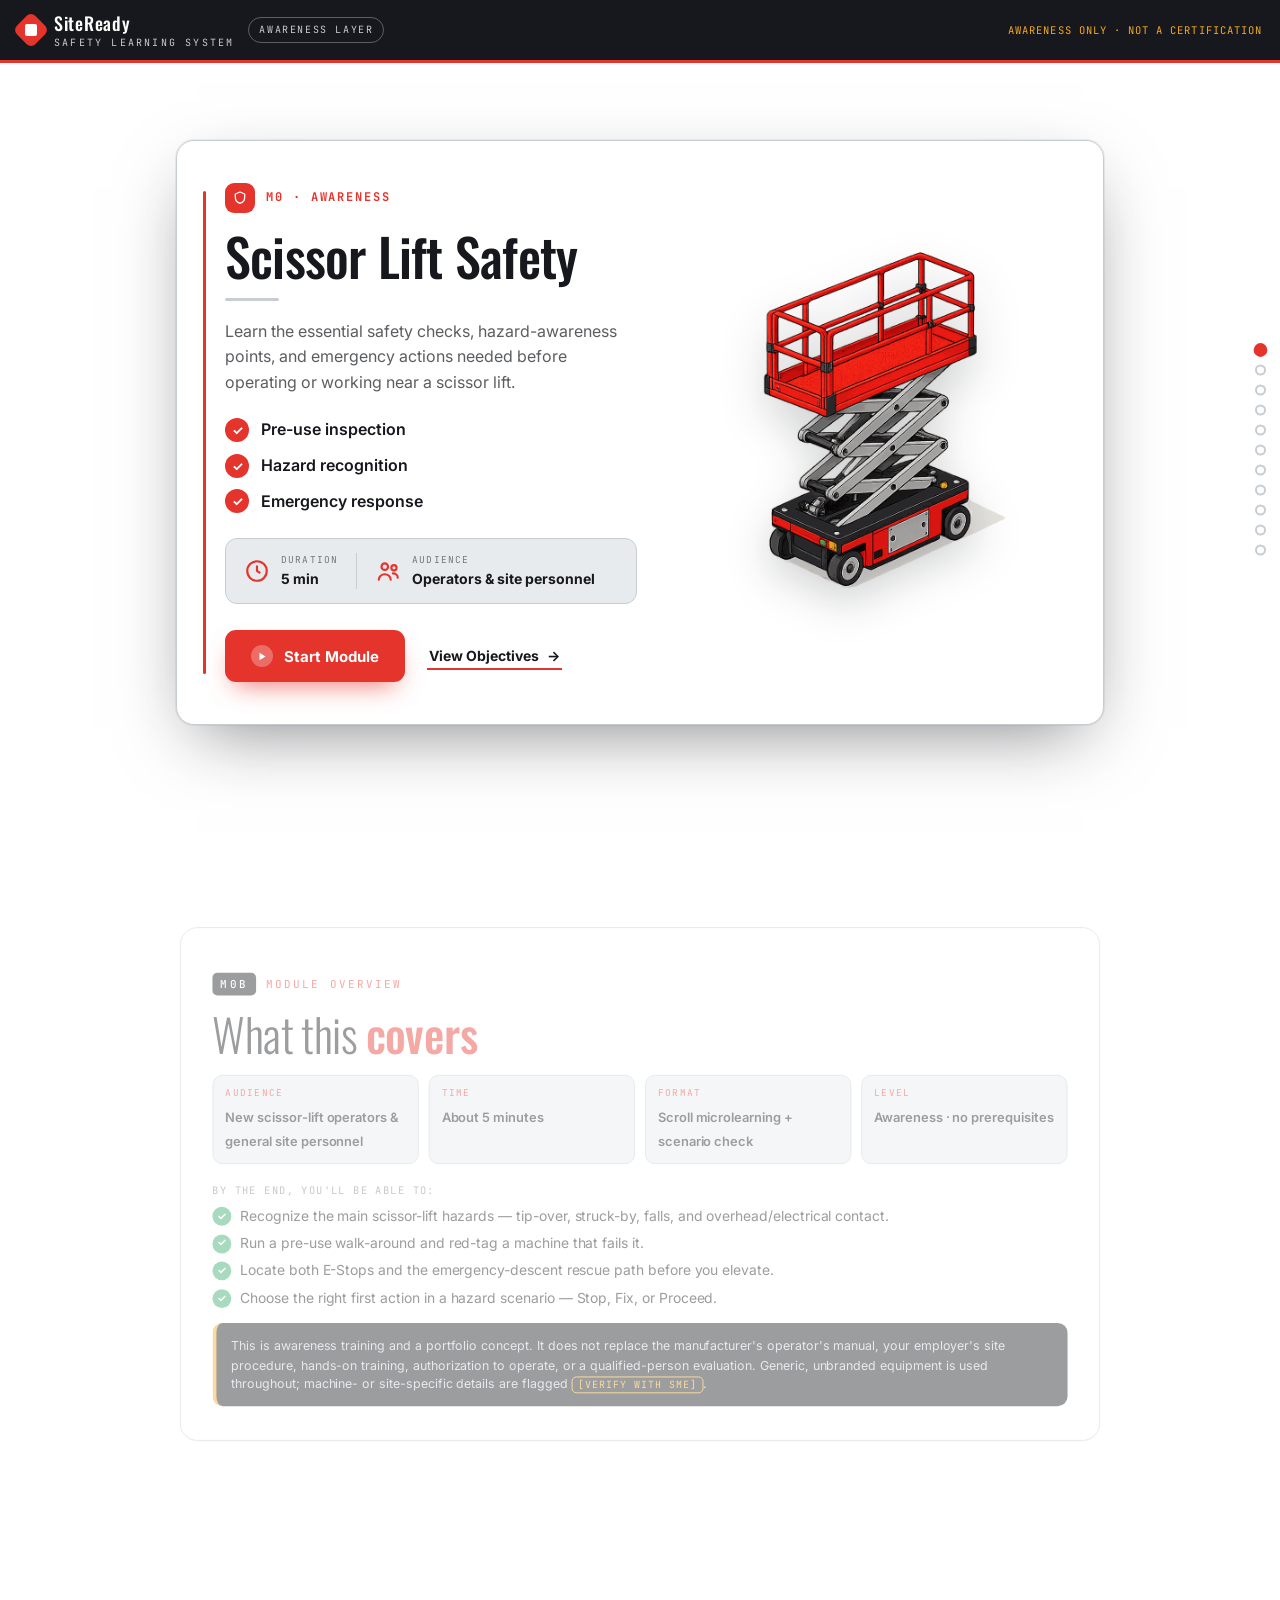
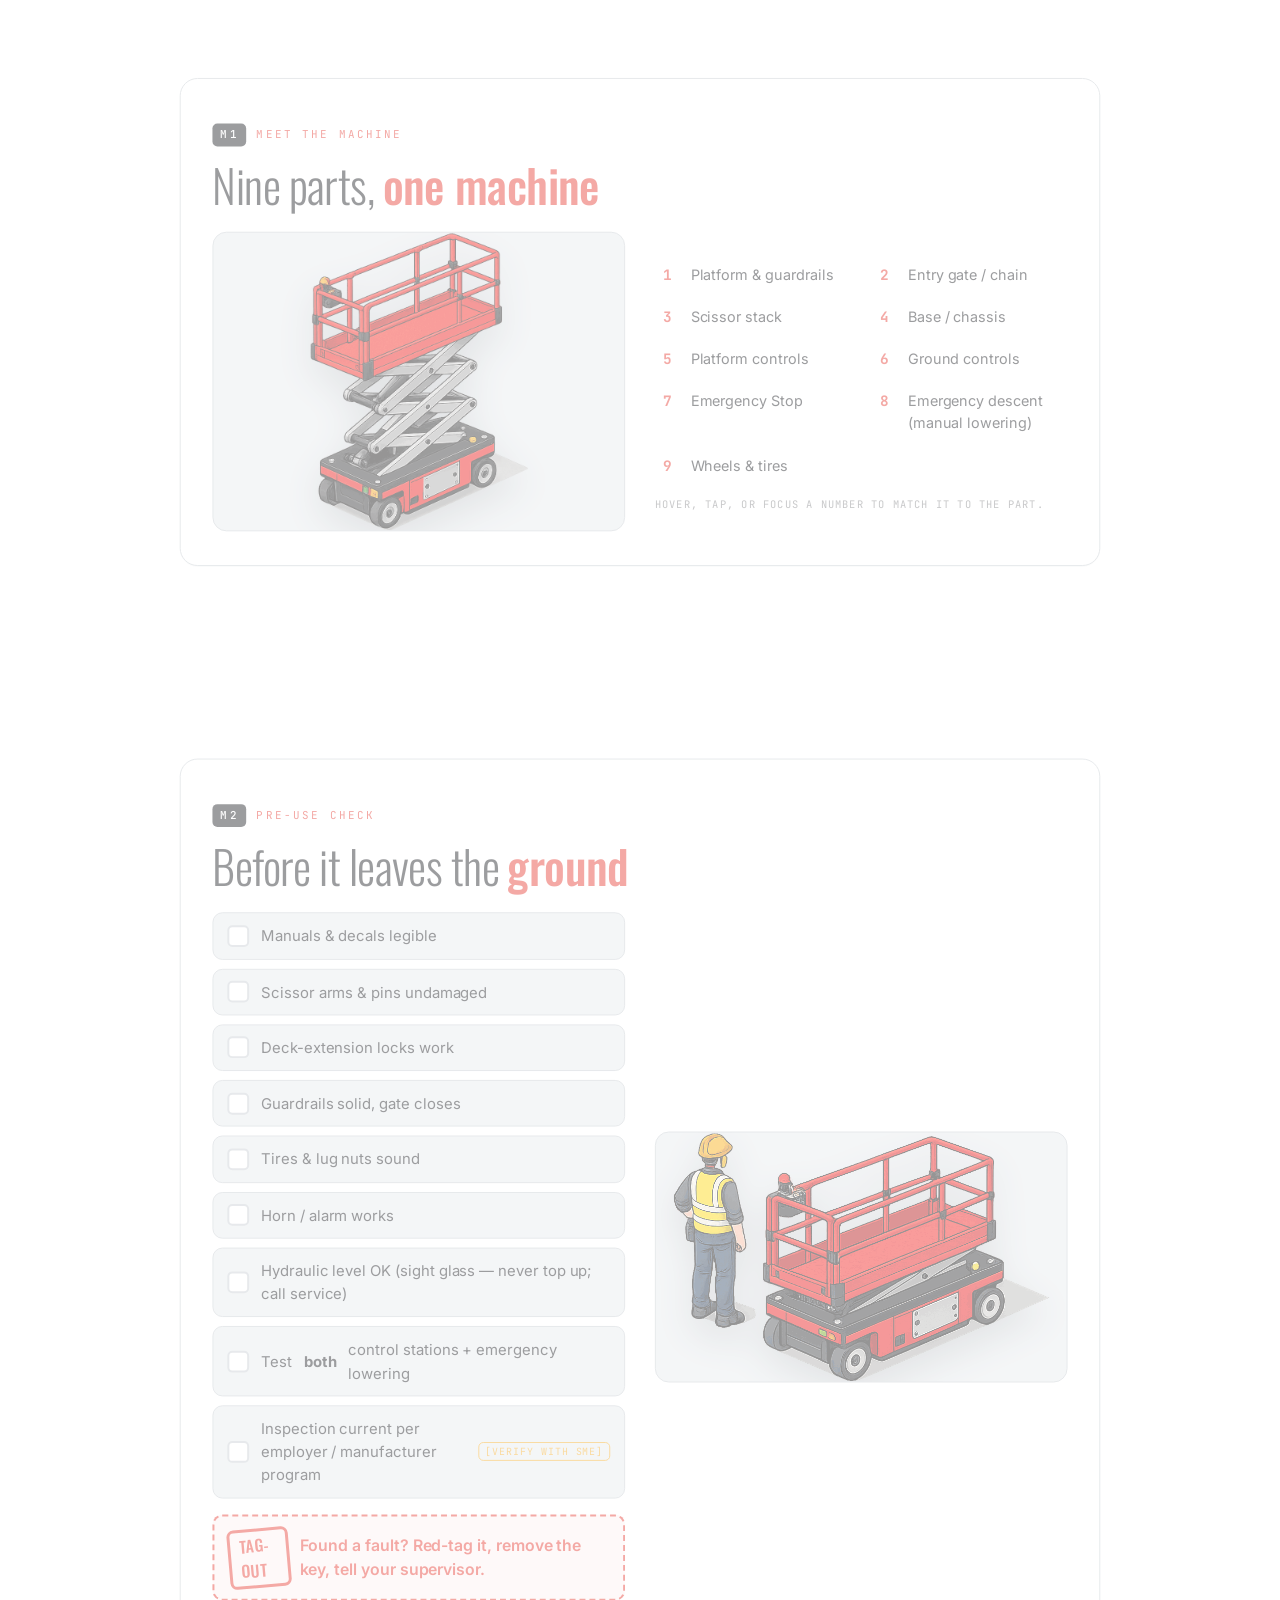
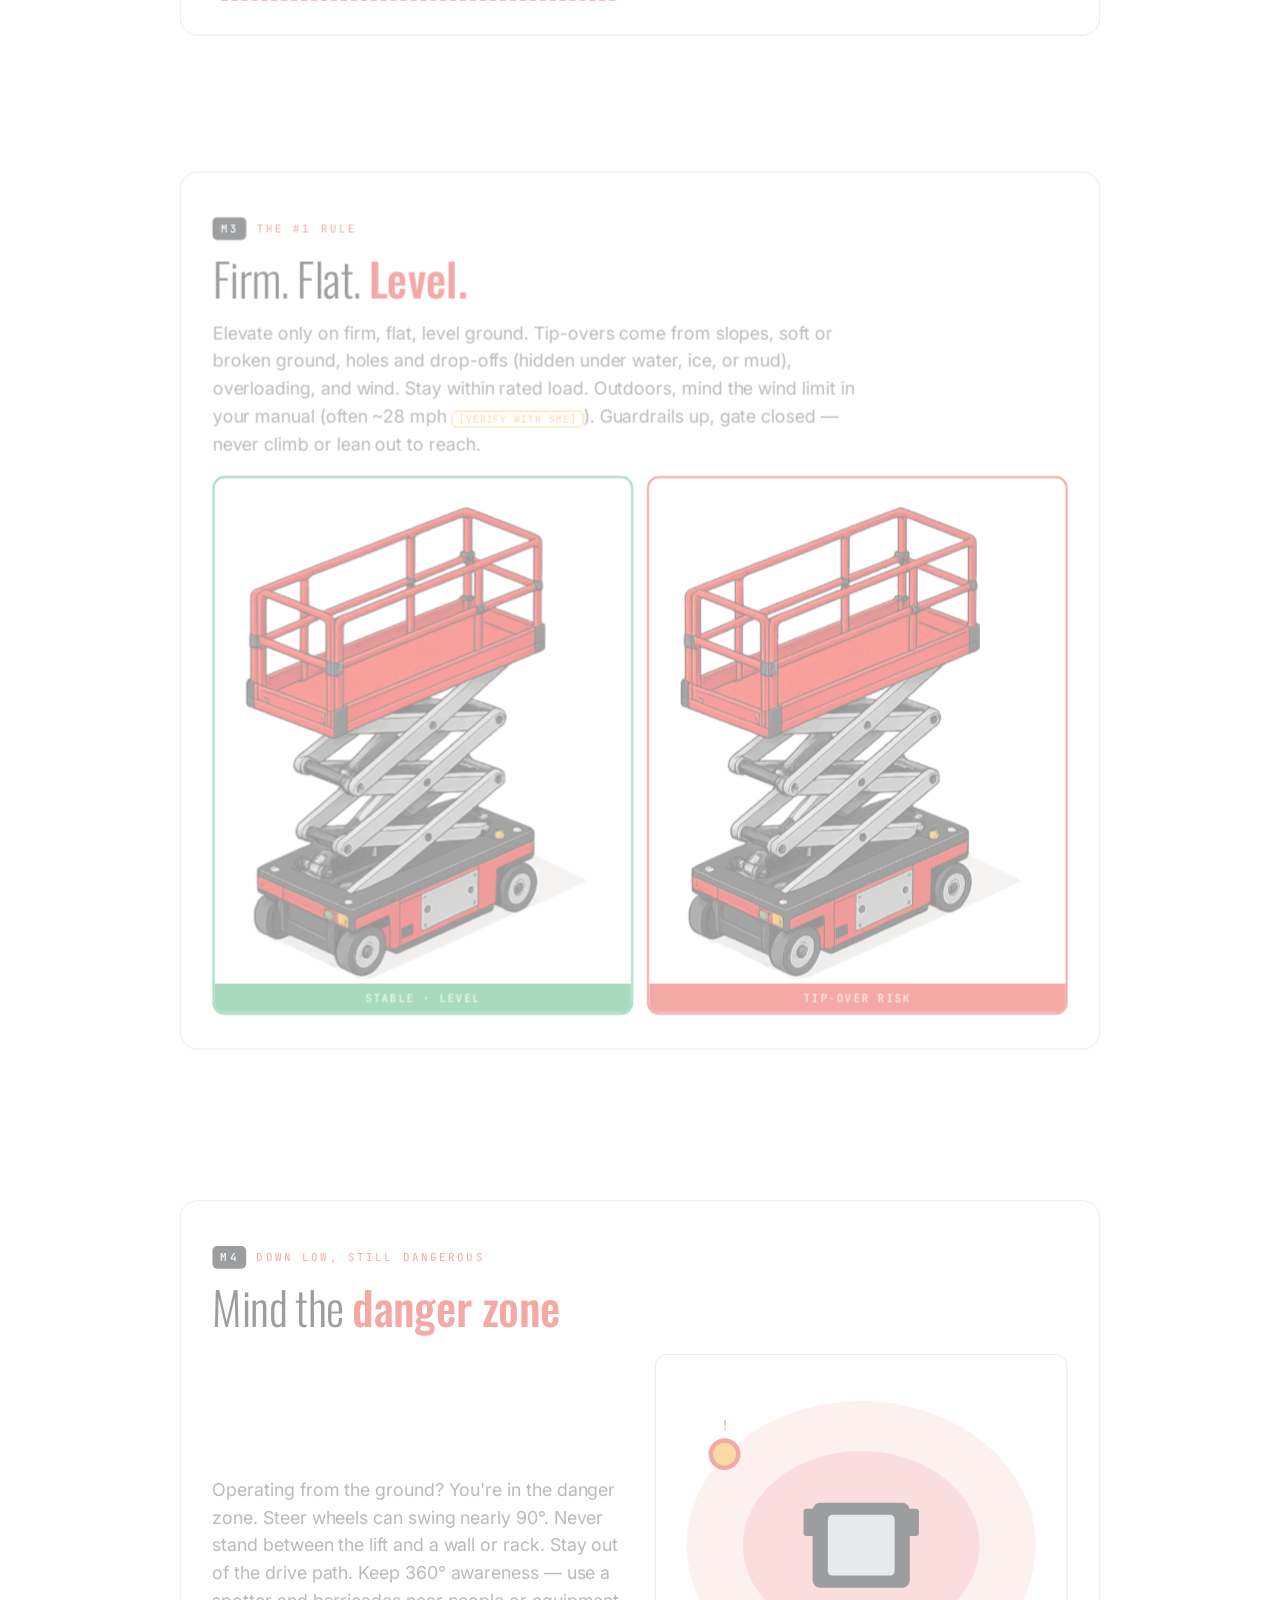
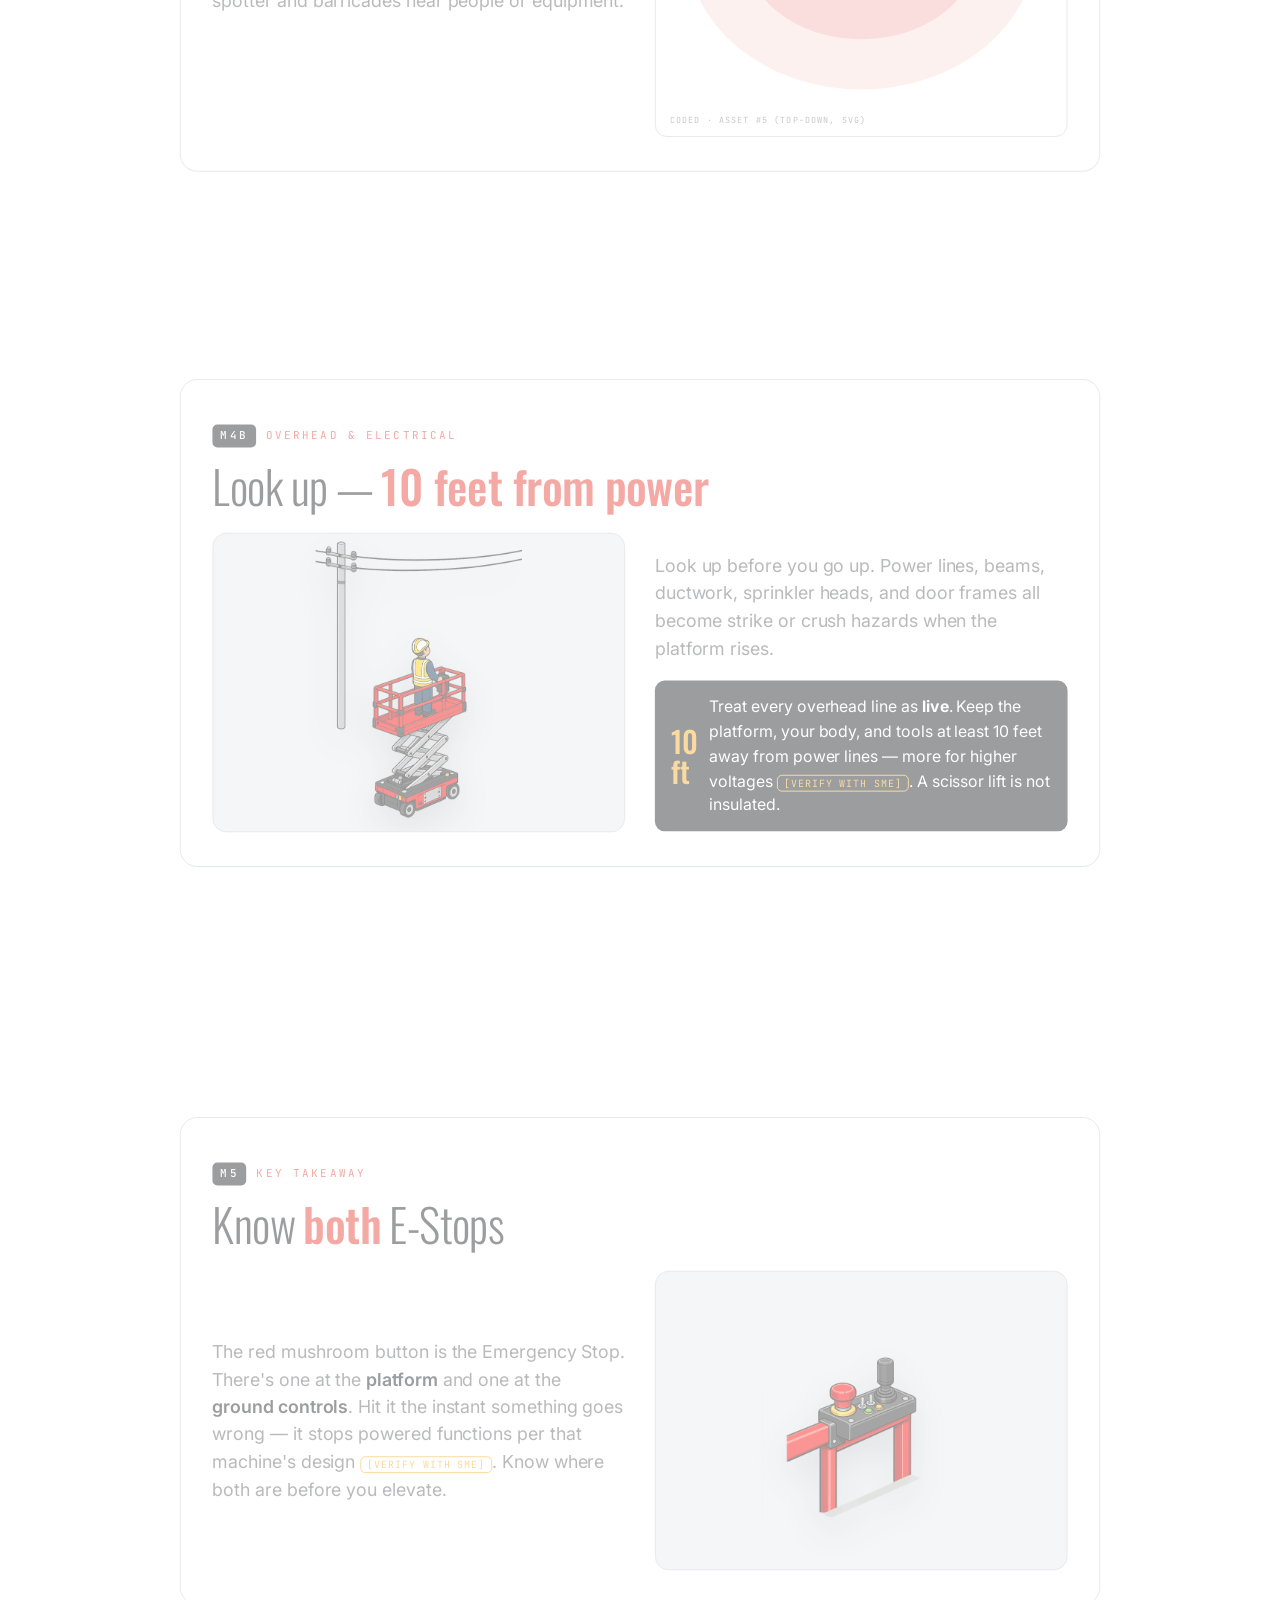
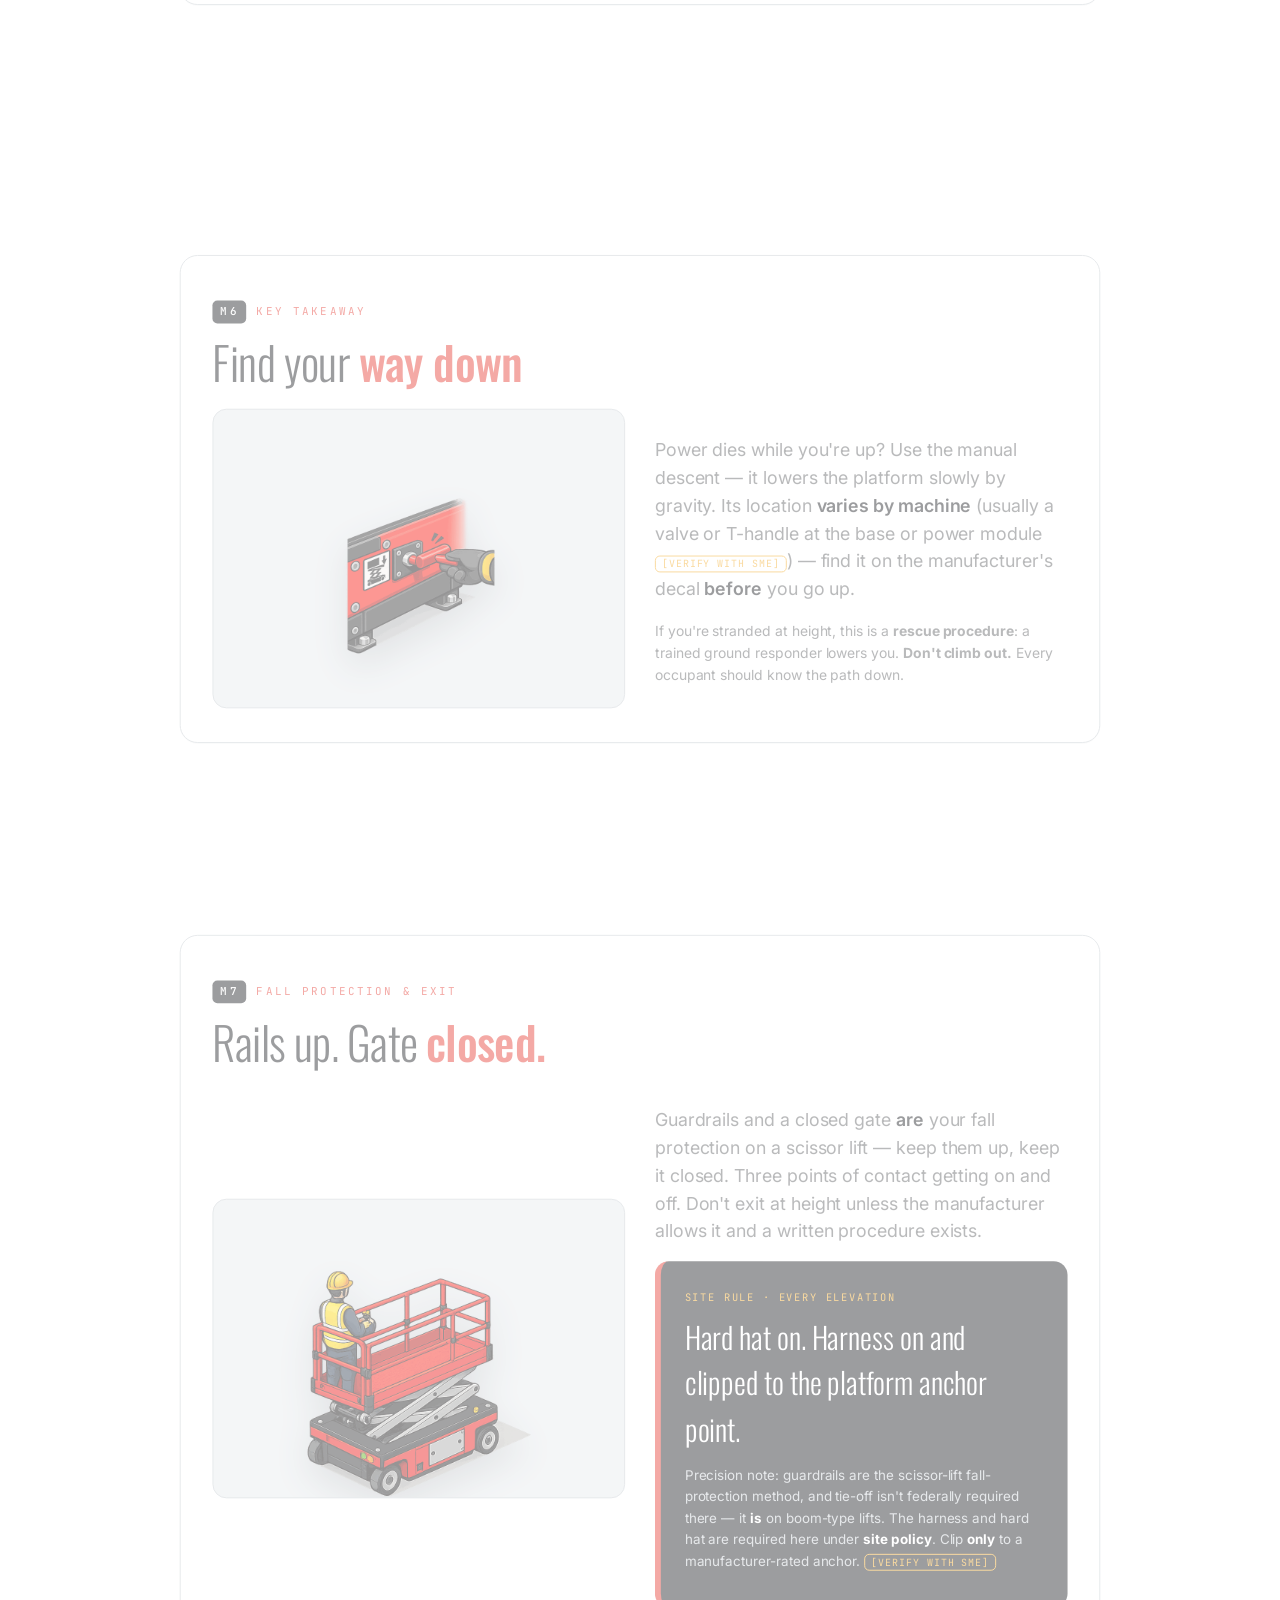
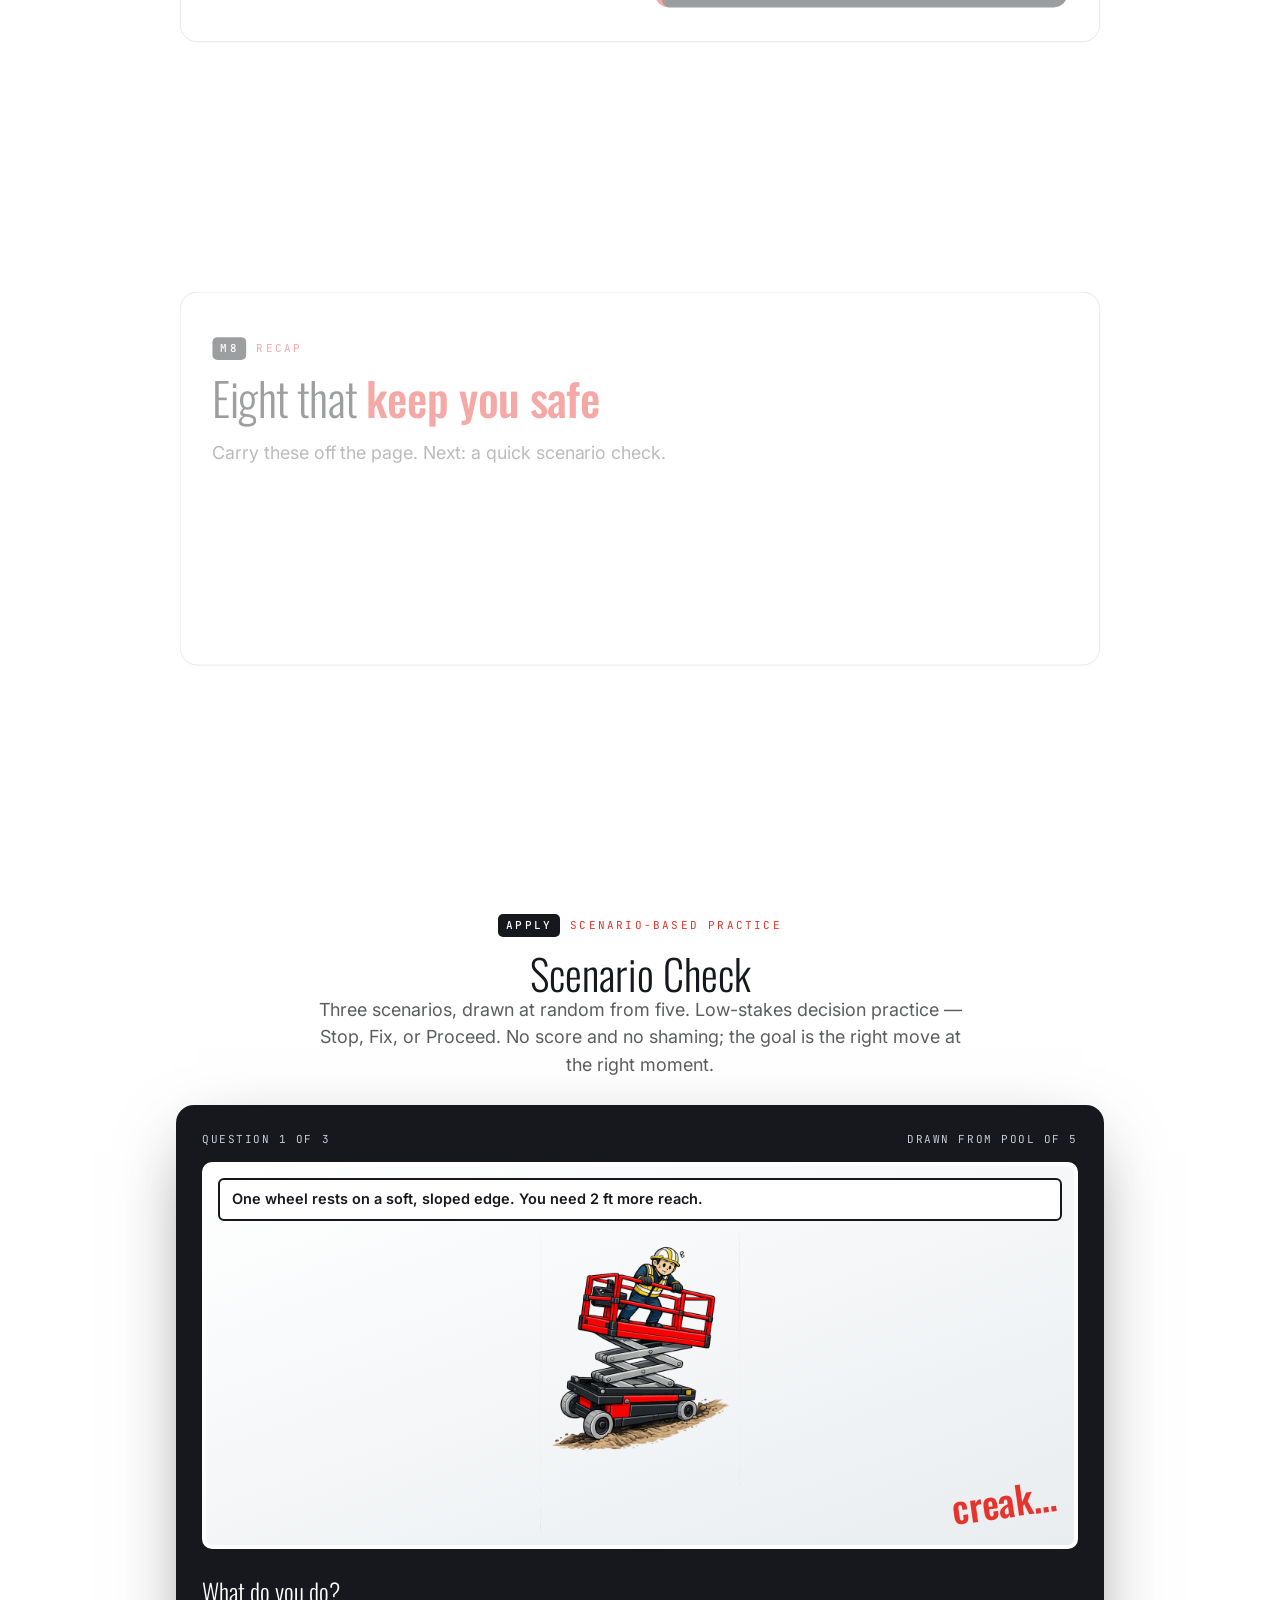
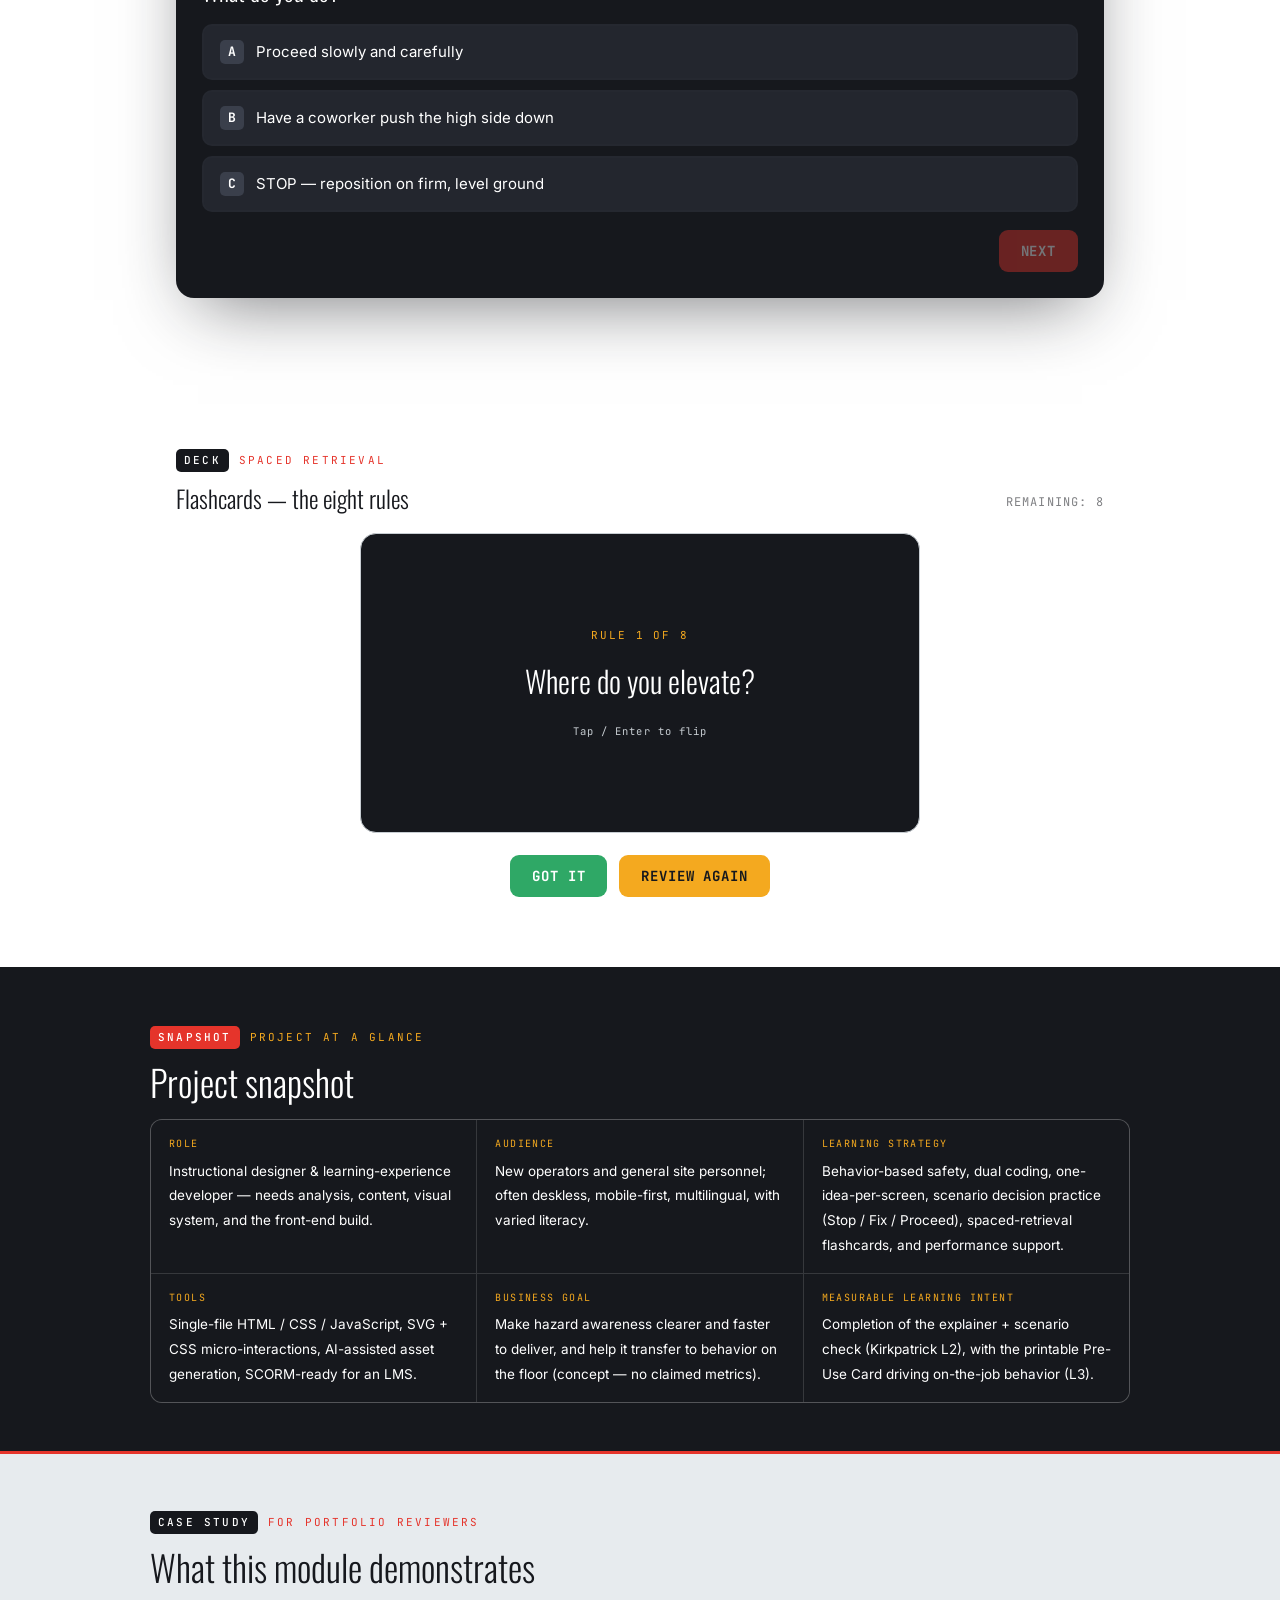
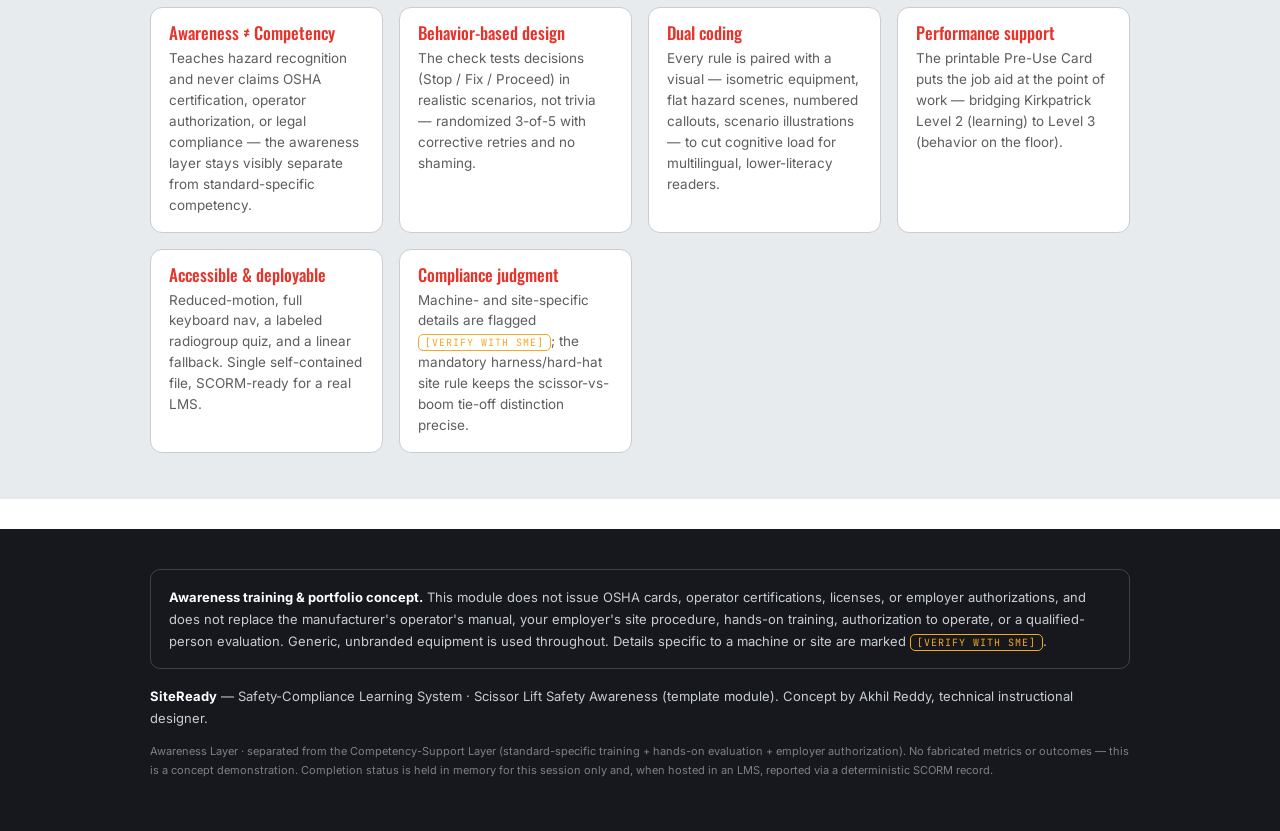
<file: deploy/index.html>
<!DOCTYPE html>
<html lang="en">
<head>
<meta charset="UTF-8" />
<meta name="viewport" content="width=device-width, initial-scale=1.0" />
<title>SiteReady — Scissor Lift Safety Awareness</title>
<meta name="description" content="Scissor Lift Safety Awareness — an interactive awareness micro-module. Awareness only; not a substitute for OSHA-authorized training, the operator's manual, employer procedure, hands-on training, or a qualified-person evaluation." />
<link rel="icon" href="data:image/svg+xml,%3Csvg xmlns='http://www.w3.org/2000/svg' viewBox='0 0 32 32'%3E%3Crect width='32' height='32' rx='7' fill='%23E5342B'/%3E%3Crect x='8' y='9' width='16' height='3.4' rx='1.7' fill='%23fff'/%3E%3Crect x='8' y='14.3' width='16' height='3.4' rx='1.7' fill='%23F4A91F'/%3E%3Crect x='8' y='19.6' width='16' height='3.4' rx='1.7' fill='%23fff'/%3E%3C/svg%3E" />
<link rel="preconnect" href="https://fonts.googleapis.com" />
<link rel="preconnect" href="https://fonts.gstatic.com" crossorigin />
<link href="https://fonts.googleapis.com/css2?family=Oswald:wght@200;300;500&family=Inter:wght@400;500;600;700&family=JetBrains+Mono:wght@400;500;700&display=swap" rel="stylesheet" />
<style>
/* =========================================================================
   SiteReady — Scissor Lift Safety Awareness micro-module
   Single self-contained file. Embedded CSS + vanilla JS. No browser storage.
   Design language: technical-infographic / industrial-safety (do not change).
   ========================================================================= */

:root{
  --red:#E5342B;    /* structural accent, danger/STOP, hero field, callout bubbles */
  --ink:#16181D;    /* text, outlines, dark panels */
  --paper:#FFFFFF;  /* base background */
  --steel:#C7CDD2;  /* machine neutral, dividers */
  --amber:#F4A91F;  /* caution / "check" state */
  --green:#2FA866;  /* safe / correct / PROCEED */

  --steel-2:#E7EBEE;
  --ink-70:rgba(22,24,29,.70);
  --ink-55:rgba(22,24,29,.55);
  --overlay:rgba(20,21,26,0);   /* Focus-Lock veil OFF (per request) — spotlight kept via card opacity/scale */
  --overlay-light:rgba(20,21,26,0);

  --font-display:'Oswald', 'Arial Narrow', sans-serif;
  --font-body:'Inter', system-ui, sans-serif;
  --font-mono:'JetBrains Mono', ui-monospace, monospace;

  --maxw:980px;
}

*,*::before,*::after{box-sizing:border-box;}
html{scroll-behavior:smooth;}
body{
  margin:0;
  font-family:var(--font-body);
  color:var(--ink);
  background:var(--paper);
  line-height:1.55;
  -webkit-font-smoothing:antialiased;
}
img,svg{max-width:100%;display:block;}
h1,h2,h3,h4{font-family:var(--font-display);font-weight:300;line-height:1.05;margin:0;}
.mono{font-family:var(--font-mono);text-transform:uppercase;letter-spacing:.12em;}

a{color:var(--red);}
button{font-family:inherit;cursor:pointer;}

/* ---- Skip link & accessibility helpers ---- */
.skip-link{
  position:absolute;left:-9999px;top:0;z-index:1000;
  background:var(--ink);color:#fff;padding:10px 16px;border-radius:0 0 8px 0;
  font-family:var(--font-mono);font-size:13px;
}
.skip-link:focus{left:0;}
.visually-hidden{position:absolute!important;width:1px;height:1px;padding:0;margin:-1px;overflow:hidden;clip:rect(0 0 0 0);white-space:nowrap;border:0;}
:focus-visible{outline:3px solid var(--amber);outline-offset:2px;}

/* =========================== Top bar / disclaimer ======================== */
.topbar{
  position:sticky;top:0;z-index:60;
  background:var(--ink);color:#fff;
  display:flex;align-items:center;gap:14px;flex-wrap:wrap;
  padding:10px 18px;border-bottom:3px solid var(--red);
}
.brand{display:flex;align-items:center;gap:10px;font-family:var(--font-display);font-weight:500;letter-spacing:.04em;font-size:18px;}
.brand .mark{
  width:26px;height:26px;flex:0 0 26px;border-radius:6px;
  background:var(--red);position:relative;transform:rotate(45deg);
}
.brand .mark::after{content:"";position:absolute;inset:7px;background:#fff;border-radius:2px;transform:rotate(-45deg);}
.brand small{font-family:var(--font-mono);font-weight:400;font-size:10px;letter-spacing:.22em;color:var(--steel);display:block;margin-top:-3px;}
.topbar .layerflag{
  font-family:var(--font-mono);font-size:10px;letter-spacing:.16em;
  border:1px solid rgba(255,255,255,.3);border-radius:999px;padding:4px 10px;color:var(--steel);
}
.topbar .awo{
  margin-left:auto;font-family:var(--font-mono);font-size:10.5px;letter-spacing:.1em;
  color:var(--amber);text-transform:uppercase;
}

/* =========================== Progress rail ============================== */
.progress-rail{
  position:fixed;top:0;left:0;height:4px;width:0%;
  background:var(--red);z-index:80;transition:width .15s linear;
}
.section-dots{
  position:fixed;right:14px;top:50%;transform:translateY(-50%);
  z-index:70;display:flex;flex-direction:column;gap:9px;
}
.section-dots button{
  width:11px;height:11px;border-radius:50%;border:2px solid var(--steel);
  background:transparent;padding:0;transition:all .2s;
}
.section-dots button[aria-current="true"]{background:var(--red);border-color:var(--red);transform:scale(1.25);}
@media (max-width:760px){.section-dots{display:none;}}

/* =========================== Focus-Lock overlay ========================= */
#dim-overlay{
  position:fixed;inset:0;z-index:5;pointer-events:none;
  background:var(--overlay);opacity:1;transition:background .4s ease;
}
body.reduced #dim-overlay{background:var(--overlay-light);}

/* =========================== Module layout ============================= */
main{position:relative;z-index:1;}
.module{
  position:relative;
  max-width:var(--maxw);margin:0 auto;
  padding:64px 26px;
  min-height:82vh;display:flex;flex-direction:column;justify-content:center;
}
.module .card{
  position:relative;z-index:10;
  background:var(--paper);
  border:1px solid var(--steel);
  border-radius:18px;
  padding:34px 32px;
  box-shadow:0 1px 0 rgba(22,24,29,.04);
  opacity:.42;transform:translateY(14px) scale(.992);
  transition:opacity .45s ease, transform .45s ease, box-shadow .45s ease;
}
.module.active .card{
  opacity:1;transform:none;
  box-shadow:0 24px 70px -22px rgba(22,24,29,.55), 0 0 0 1px rgba(22,24,29,.06);
}
body.reduced .module .card{opacity:1;transform:none;}

.eyebrow{
  font-family:var(--font-mono);font-size:11px;letter-spacing:.2em;color:var(--red);
  display:flex;align-items:center;gap:10px;margin-bottom:14px;text-transform:uppercase;
}
.eyebrow .code{background:var(--ink);color:#fff;border-radius:5px;padding:3px 8px;font-weight:500;}
.module h2{font-size:clamp(30px,5vw,46px);margin-bottom:10px;letter-spacing:-.01em;}
.module h2 strong{font-weight:500;color:var(--red);}
.lede{font-size:18px;color:var(--ink-70);max-width:60ch;}
.lede strong{color:var(--ink);font-weight:600;}

.grid{display:grid;grid-template-columns:1fr 1fr;gap:30px;align-items:center;margin-top:24px;}
@media (max-width:760px){.grid{grid-template-columns:1fr;}}

/* generic art frame for coded placeholder graphics */
.art{
  position:relative;background:var(--steel-2);border-radius:14px;overflow:hidden;
  border:1px solid var(--steel);min-height:240px;display:flex;align-items:center;justify-content:center;
}
.art.red-field{background:var(--red);}
.art .ph-tag{
  position:absolute;left:8px;bottom:7px;z-index:5;
  font-family:var(--font-mono);font-size:8.5px;letter-spacing:.14em;
  color:var(--ink-55);background:rgba(255,255,255,.72);
  padding:2px 6px;border-radius:4px;text-transform:uppercase;
}
.art.red-field .ph-tag{color:rgba(255,255,255,.8);background:rgba(0,0,0,.18);}

/* ---- real procured art ---- */
.art img.real{position:relative;z-index:3;width:auto;max-width:92%;max-height:300px;height:auto;margin:0 auto;
  filter:drop-shadow(0 14px 18px rgba(22,24,29,.20));}
.hero .art img.real{max-height:340px;}
.module.active .hero-art{animation:liftRise 1.1s ease both;}
@keyframes liftRise{from{transform:translateY(26px) scale(.97);opacity:.45;}to{transform:none;opacity:1;}}
body.reduced .hero-art{animation:none;}
/* M3 tip-over with real art */
.pair .state .liftimg{width:86%;margin:7% auto 0;display:block;position:relative;z-index:2;transition:transform 1.1s ease;}
.module.active .pair .state.bad .liftimg, body.reduced .pair .state.bad .liftimg{transform:rotate(8deg) translateY(4px);transform-origin:bottom right;}
/* M5 e-stop pulse ring over button */
.estop-ring{position:absolute;width:22%;padding-top:22%;border-radius:50%;border:3px solid var(--red);
  left:30%;top:24%;z-index:6;opacity:0;pointer-events:none;box-sizing:border-box;}
.module.active .estop-ring, body.reduced .estop-ring{opacity:1;animation:pulse 1.6s infinite;}
body.reduced .estop-ring{animation:none;}
.callouts .imgwrap{position:relative;display:inline-block;max-width:92%;}
.callouts .imgwrap img.real{max-width:100%;}

/* =========================== M0 hero =================================== */
.module .card.hero{
  background:var(--red);color:#fff;border-color:var(--red);
  background-image:
    linear-gradient(rgba(255,255,255,.08) 1px,transparent 1px),
    linear-gradient(90deg,rgba(255,255,255,.08) 1px,transparent 1px);
  background-size:34px 34px;
}
.hero .eyebrow{color:#fff;}
.hero .eyebrow .code{background:#fff;color:var(--red);}
.hero h2{color:#fff;}
.hero h2 strong{color:#fff;text-decoration:underline;text-decoration-color:rgba(255,255,255,.5);text-underline-offset:6px;}
.hero .lede{color:rgba(255,255,255,.92);}
.hero .lede strong{color:#fff;}
.hero-meta{display:flex;flex-wrap:wrap;gap:8px;margin-top:20px;}
.hero-meta span{font-family:var(--font-mono);font-size:10px;letter-spacing:.08em;color:#fff;
  background:rgba(255,255,255,.16);border:1px solid rgba(255,255,255,.38);border-radius:999px;padding:6px 12px;text-transform:uppercase;}
.hero-outcomes{margin:18px 0 0;padding:0;list-style:none;display:grid;gap:7px;}
.hero-outcomes li{position:relative;padding-left:24px;font-size:13.5px;color:rgba(255,255,255,.94);line-height:1.35;}
.hero-outcomes li::before{content:"";position:absolute;left:0;top:6px;width:11px;height:11px;border-radius:50%;background:#fff;}
.hero .start-cue{font-family:var(--font-mono);font-size:11px;color:rgba(255,255,255,.8);margin-top:20px;
  display:inline-flex;align-items:center;gap:8px;}
.hero .start-cue .arrow{display:inline-block;animation:bob 1.6s ease-in-out infinite;}
@keyframes bob{0%,100%{transform:translateY(0);}50%{transform:translateY(4px);}}
body.reduced .hero .start-cue .arrow{animation:none;}

/* ---- M0 cover (course-card hero) ---- */
.module .card.cover{padding:0;overflow:hidden;}
.cover-grid{display:grid;grid-template-columns:1.08fr .92fr;align-items:stretch;}
@media(max-width:780px){.cover-grid{grid-template-columns:1fr;}}
.cover-left{padding:42px 40px 42px 48px;position:relative;}
.cover-left::before{content:"";position:absolute;left:26px;top:50px;bottom:50px;width:3px;background:var(--red);border-radius:2px;}
.cover-eyebrow{display:flex;align-items:center;gap:11px;font-family:var(--font-mono);font-size:12px;letter-spacing:.16em;color:var(--red);text-transform:uppercase;margin:0 0 16px;font-weight:700;}
.cover-eyebrow .shield{width:30px;height:30px;flex:0 0 30px;background:var(--red);border-radius:9px;display:flex;align-items:center;justify-content:center;}
.cover-eyebrow .shield svg{width:16px;height:16px;}
.cover h2{font-family:var(--font-display);font-weight:500;font-size:clamp(34px,5vw,52px);color:var(--ink);letter-spacing:-.015em;margin:0;line-height:1.02;}
.cover-rule{display:block;width:54px;height:3px;background:var(--steel);margin:16px 0 18px;border-radius:2px;}
.cover-desc{font-size:16px;color:var(--ink-70);max-width:46ch;margin:0 0 22px;line-height:1.6;}
.cover-points{list-style:none;margin:0 0 24px;padding:0;display:grid;gap:11px;}
.cover-points li{display:flex;align-items:center;gap:12px;font-size:16px;font-weight:600;color:var(--ink);}
.cover-points li .ck{flex:0 0 24px;width:24px;height:24px;border-radius:50%;background:var(--red);color:#fff;font-size:13px;font-weight:700;display:flex;align-items:center;justify-content:center;}
.cover-meta{display:flex;align-items:center;gap:18px;background:var(--steel-2);border:1px solid var(--steel);border-radius:12px;padding:14px 18px;margin-bottom:26px;max-width:440px;}
.cover-meta .cm{display:flex;align-items:center;gap:11px;}
.cover-meta .ic{width:26px;height:26px;color:var(--red);flex:0 0 26px;}
.cover-meta .cm-k{display:block;font-family:var(--font-mono);font-size:9.5px;letter-spacing:.12em;color:var(--ink-55);text-transform:uppercase;}
.cover-meta .cm-v{display:block;font-size:14px;font-weight:700;color:var(--ink);}
.cover-meta .cm-divider{width:1px;align-self:stretch;background:var(--steel);}
.cover-actions{display:flex;align-items:center;gap:22px;flex-wrap:wrap;}
.start-btn{display:inline-flex;align-items:center;gap:11px;background:var(--red);color:#fff;border:none;border-radius:11px;padding:15px 26px;font-size:15px;font-weight:700;box-shadow:0 12px 26px -10px rgba(229,52,43,.7);transition:background .2s, transform .2s;}
.start-btn:hover{background:#c92b22;transform:translateY(-1px);}
.start-btn .play{width:22px;height:22px;border-radius:50%;background:rgba(255,255,255,.28);display:flex;align-items:center;justify-content:center;}
.start-btn .play svg{width:9px;height:9px;}
.link-btn{background:none;border:none;color:var(--ink);font-weight:700;font-size:14px;display:inline-flex;align-items:center;gap:8px;border-bottom:2px solid var(--red);padding:4px 2px;border-radius:0;}
.link-btn:hover{color:var(--red);}
.cover-right{background:transparent;display:flex;align-items:center;justify-content:center;padding:30px;}
@media(max-width:780px){.cover-left::before{display:none;}.cover-left{padding:34px 28px;}.cover-right{padding:8px 28px 34px;}}
.cover-art{max-height:360px;filter:drop-shadow(0 18px 22px rgba(22,24,29,.20));animation:coverPop 1s cubic-bezier(.2,.7,.3,1.12) both;}
@keyframes coverPop{from{opacity:0;transform:translateY(20px) scale(.93);}to{opacity:1;transform:none;}}
body.reduced .cover-art{animation:none;}
.hero .art{background:transparent;border:none;min-height:300px;}

/* =========================== Callout bubbles (M1/M5/M6) ================= */
.callouts{position:relative;}
.bubble{
  position:absolute;width:30px;height:30px;border-radius:50%;
  background:var(--red);color:#fff;display:flex;align-items:center;justify-content:center;
  font-family:var(--font-mono);font-weight:700;font-size:14px;border:2px solid #fff;
  box-shadow:0 2px 6px rgba(0,0,0,.25);opacity:0;transform:scale(.4);
  transition:opacity .3s ease, transform .3s ease;cursor:pointer;z-index:6;
}
.module.active .bubble, body.reduced .bubble{opacity:1;transform:none;}
.bubble:focus-visible{outline:3px solid var(--amber);}
.parts-list{list-style:none;margin:18px 0 0;padding:0;display:grid;grid-template-columns:1fr 1fr;gap:8px 22px;}
@media(max-width:560px){.parts-list{grid-template-columns:1fr;}}
.parts-list li{display:flex;gap:10px;align-items:flex-start;font-size:14.5px;padding:6px 8px;border-radius:8px;transition:background .2s;}
.parts-list li.hot{background:var(--amber);}
.parts-list .n{font-family:var(--font-mono);font-weight:700;color:var(--red);min-width:18px;}

/* =========================== Checklist (M2) ============================ */
.checklist{list-style:none;margin:0;padding:0;display:flex;flex-direction:column;gap:9px;}
.checklist li{
  display:flex;gap:12px;align-items:center;padding:11px 14px;border-radius:10px;
  background:var(--steel-2);border:1px solid var(--steel);font-size:15px;
}
.checklist .box{
  width:22px;height:22px;flex:0 0 22px;border-radius:5px;border:2px solid var(--steel);
  background:#fff;display:flex;align-items:center;justify-content:center;color:#fff;font-weight:700;
  transition:background .3s,border-color .3s;
}
.module.active .checklist li.ticked .box, body.reduced .checklist li .box{background:var(--green);border-color:var(--green);}
.module.active .checklist li.ticked .box::after, body.reduced .checklist li .box::after{content:"✓";}
.tagout{
  margin-top:16px;border:2px dashed var(--red);color:var(--red);border-radius:10px;
  padding:12px 14px;font-weight:600;display:flex;gap:10px;align-items:center;background:rgba(229,52,43,.06);
}
.tagout .stamp{font-family:var(--font-display);font-weight:500;border:3px solid var(--red);border-radius:7px;padding:2px 9px;transform:rotate(-5deg);letter-spacing:.04em;}

/* =========================== Tip-over pair (M3) ======================== */
.pair{display:grid;grid-template-columns:1fr 1fr;gap:14px;}
.pair .state{position:relative;border-radius:12px;overflow:hidden;border:2px solid var(--steel);background:#fff;min-height:230px;}
.pair .state.good{border-color:var(--green);}
.pair .state.bad{border-color:var(--red);}
.pair .ring{
  position:absolute;inset:10px;border-radius:50%;border:3px solid transparent;pointer-events:none;
}
.module.active .pair .state.bad .ring, body.reduced .pair .state.bad .ring{border-color:var(--red);animation:pulse 1.4s infinite;}
.pair .label{position:absolute;left:0;right:0;bottom:0;text-align:center;font-family:var(--font-mono);
  font-size:11px;letter-spacing:.12em;padding:6px;color:#fff;}
.pair .good .label{background:var(--green);}
.pair .bad .label{background:var(--red);}
.module.active .pair .bad .liftart, body.reduced .pair .bad .liftart{transform:rotate(7deg) translateY(6px);transform-origin:bottom right;}
.pair .bad .liftart{transition:transform 1.1s ease;}
@keyframes pulse{0%,100%{opacity:1;}50%{opacity:.35;}}
body.reduced .ring{animation:none!important;}

/* =========================== Danger zone (M4) ========================== */
.zone-wrap{position:relative;background:#fff;border:1px solid var(--steel);border-radius:12px;padding:8px;}
.zone{transform-origin:center;}
.module.active .zone.bloom, body.reduced .zone.bloom{animation:bloom 2.2s ease forwards;}
@keyframes bloom{from{opacity:.15;transform:scale(.6);}to{opacity:.9;transform:scale(1);}}
body.reduced .zone.bloom{animation:none;opacity:.9;}

/* =========================== Overhead (M4B) ============================ */
.clearance-note{
  margin-top:14px;background:var(--ink);color:#fff;border-radius:10px;padding:14px 16px;
  display:flex;gap:12px;align-items:center;
}
.clearance-note .big{font-family:var(--font-display);font-weight:500;color:var(--amber);font-size:30px;line-height:1;}

/* =========================== Site rule (M7) =========================== */
.siterule{
  background:var(--ink);color:#fff;border-radius:14px;padding:22px 24px;margin-top:8px;
  border-left:6px solid var(--red);
}
.siterule .tag{font-family:var(--font-mono);font-size:10.5px;letter-spacing:.18em;color:var(--amber);}
.siterule .rule{font-family:var(--font-display);font-weight:300;font-size:clamp(22px,3.4vw,30px);margin:6px 0 12px;}
.siterule .note{font-size:13.5px;color:var(--steel);line-height:1.6;}
.siterule .note strong{color:#fff;}
.verify{font-family:var(--font-mono);font-size:10px;letter-spacing:.1em;color:var(--amber);
  border:1px solid var(--amber);border-radius:5px;padding:1px 6px;white-space:nowrap;}

/* =========================== Recap chips (M8) ========================= */
.chips{display:flex;flex-wrap:wrap;gap:10px;margin-top:20px;}
.chip{
  display:flex;align-items:center;gap:9px;background:var(--steel-2);border:1px solid var(--steel);
  border-radius:999px;padding:9px 16px;font-size:14px;font-weight:600;
  opacity:0;transform:translateY(8px);transition:opacity .35s,transform .35s;
}
.module.active .chip, body.reduced .chip{opacity:1;transform:none;}
.chip .tick{width:18px;height:18px;border-radius:50%;background:var(--green);color:#fff;display:flex;align-items:center;justify-content:center;font-size:11px;font-weight:700;}

/* =========================== Comic check ============================== */
#check{max-width:var(--maxw);margin:0 auto;padding:70px 26px;position:relative;z-index:10;}
.check-head{text-align:center;margin-bottom:26px;}
.check-head .eyebrow{justify-content:center;}
.check-head h2{font-size:clamp(28px,4.5vw,42px);}
.comic-stage{
  background:var(--ink);border-radius:18px;padding:26px;color:#fff;
  box-shadow:0 24px 70px -22px rgba(22,24,29,.6);
}
.qmeta{display:flex;justify-content:space-between;align-items:center;font-family:var(--font-mono);font-size:11px;letter-spacing:.14em;color:var(--steel);margin-bottom:14px;}
.panel{
  background:linear-gradient(160deg,#ffffff,#e9edf0);border:4px solid #fff;border-radius:10px;color:var(--ink);
  position:relative;min-height:340px;overflow:hidden;margin-bottom:18px;transition:box-shadow .3s, border-color .3s;
  display:flex;flex-direction:column;
}
.panel.good{border-color:var(--green);box-shadow:inset 0 0 0 3px rgba(47,168,102,.45);}
.comic-img{display:block;width:auto;height:auto;max-width:100%;max-height:300px;object-fit:contain;margin:12px auto;align-self:center;}
@media(max-width:560px){.comic-img{max-height:220px;}}
.panel .capbox{
  position:relative;margin:12px 12px 0;background:#fff;border:2px solid var(--ink);
  border-radius:6px;padding:8px 12px;font-weight:600;font-size:14.5px;z-index:4;
}
.panel .sfx{position:absolute;font-family:var(--font-display);font-weight:500;color:var(--red);
  font-size:38px;right:18px;bottom:14px;transform:rotate(-8deg);z-index:4;}
.qtext{font-family:var(--font-display);font-weight:300;font-size:24px;margin-bottom:14px;}
.options{list-style:none;margin:0;padding:0;display:flex;flex-direction:column;gap:10px;}
.opt{
  display:flex;gap:12px;align-items:center;width:100%;text-align:left;
  background:#23262e;border:2px solid #34394420;color:#fff;border-radius:10px;padding:14px 16px;
  font-size:15px;transition:border-color .2s,background .2s;
}
.opt:hover{border-color:var(--steel);}
.opt .key{font-family:var(--font-mono);font-weight:700;width:24px;height:24px;flex:0 0 24px;border-radius:5px;background:#3a3f4b;display:flex;align-items:center;justify-content:center;font-size:13px;}
.opt.correct{border-color:var(--green);background:rgba(47,168,102,.16);}
.opt.correct .key{background:var(--green);}
.opt.wrong{border-color:var(--red);background:rgba(229,52,43,.16);}
.opt.wrong .key{background:var(--red);}
.opt:disabled{cursor:default;}
.feedback{margin-top:16px;border-radius:10px;padding:14px 16px;font-size:15px;display:none;}
.feedback.show{display:block;}
.feedback.good{background:rgba(47,168,102,.16);border:1px solid var(--green);}
.feedback.bad{background:rgba(244,169,31,.14);border:1px solid var(--amber);}
.feedback h4{font-family:var(--font-display);font-weight:500;font-size:18px;margin-bottom:4px;}
.feedback.good h4{color:var(--green);}
.feedback.bad h4{color:var(--amber);}
.check-actions{display:flex;gap:12px;justify-content:flex-end;margin-top:18px;}
.btn{
  border:none;border-radius:9px;padding:12px 22px;font-weight:700;font-size:14px;
  font-family:var(--font-mono);letter-spacing:.06em;text-transform:uppercase;
}
.btn-primary{background:var(--red);color:#fff;}
.btn-primary:hover{background:#c92b22;}
.btn-ghost{background:transparent;border:2px solid var(--steel);color:#fff;}
.btn[disabled]{opacity:.4;cursor:not-allowed;}

/* end card */
#endcard{display:none;text-align:center;}
#endcard.show{display:block;}
.endcard-inner{background:var(--green);color:#fff;border-radius:18px;padding:40px 30px;}
.endcard-inner h2{color:#fff;font-size:clamp(30px,5vw,46px);}
.endcard-inner .chips .chip{background:rgba(255,255,255,.16);border-color:rgba(255,255,255,.3);color:#fff;opacity:1;transform:none;}
.endcard-inner .chip .tick{background:#fff;color:var(--green);}

/* =========================== Flashcards =============================== */
#flashcards{max-width:var(--maxw);margin:0 auto;padding:70px 26px;position:relative;z-index:10;}
.fc-head{display:flex;justify-content:space-between;align-items:flex-end;flex-wrap:wrap;gap:14px;margin-bottom:22px;}
.fc-progress{font-family:var(--font-mono);font-size:12px;letter-spacing:.1em;color:var(--ink-55);}
.flashcard{
  perspective:1400px;width:100%;max-width:560px;margin:0 auto;height:300px;
}
.flashcard .inner{position:relative;width:100%;height:100%;transition:transform .6s;transform-style:preserve-3d;}
.flashcard.flipped .inner{transform:rotateY(180deg);}
body.reduced .flashcard .inner{transition:none;}
.face{
  position:absolute;inset:0;backface-visibility:hidden;border-radius:16px;
  display:flex;flex-direction:column;align-items:center;justify-content:center;text-align:center;
  padding:28px;border:1px solid var(--steel);
}
.face.front{background:var(--ink);color:#fff;}
.face.front .qn{font-family:var(--font-mono);font-size:11px;letter-spacing:.18em;color:var(--amber);margin-bottom:14px;}
.face.front .prompt{font-family:var(--font-display);font-weight:300;font-size:30px;}
.face.front .hint{margin-top:18px;font-family:var(--font-mono);font-size:10.5px;letter-spacing:.1em;color:var(--steel);}
.face.back{background:#fff;transform:rotateY(180deg);}
.face.back .rule{font-family:var(--font-display);font-weight:500;font-size:26px;color:var(--red);margin-bottom:10px;}
.face.back .why{font-size:15px;color:var(--ink-70);max-width:42ch;}
.fc-controls{display:flex;gap:12px;justify-content:center;margin-top:22px;flex-wrap:wrap;}
.fc-controls .btn-primary{background:var(--green);}
.fc-controls .btn-primary:hover{background:#268a55;}
.fc-controls .btn-amber{background:var(--amber);color:var(--ink);}
.fc-done{text-align:center;font-size:15px;color:var(--ink-70);display:none;}
.fc-done.show{display:block;}

/* =========================== Case study ============================== */
.casestudy{background:var(--steel-2);border-top:3px solid var(--red);padding:46px 26px;position:relative;z-index:10;}
.casestudy .wrap{max-width:var(--maxw);margin:0 auto;}
.casestudy .eyebrow{justify-content:flex-start;}
.casestudy h2{font-size:clamp(24px,4vw,36px);margin-bottom:6px;}
.cs-grid{display:grid;grid-template-columns:repeat(auto-fit,minmax(230px,1fr));gap:16px;margin-top:22px;}
.cs-card{background:#fff;border:1px solid var(--steel);border-radius:12px;padding:16px 18px;}
.cs-card h4{font-family:var(--font-display);font-weight:500;font-size:17px;color:var(--red);margin-bottom:6px;}
.cs-card p{font-size:13.5px;color:var(--ink-70);margin:0;}

/* Module overview meta */
.overview-meta{display:grid;grid-template-columns:repeat(auto-fit,minmax(150px,1fr));gap:10px;margin:18px 0;}
.overview-meta div{background:var(--steel-2);border:1px solid var(--steel);border-radius:10px;padding:10px 12px;}
.overview-meta .k{display:block;font-family:var(--font-mono);font-size:9.5px;letter-spacing:.14em;color:var(--red);text-transform:uppercase;margin-bottom:3px;}
.overview-meta .v{font-size:13px;font-weight:600;line-height:1.3;}
.ov-label{font-size:10.5px;letter-spacing:.14em;color:var(--ink-55);margin:6px 0 8px;}
.outcomes{list-style:none;margin:0 0 16px;padding:0;display:grid;gap:8px;}
.outcomes li{position:relative;padding-left:28px;font-size:14px;line-height:1.4;}
.outcomes li::before{content:"✓";position:absolute;left:0;top:1px;width:19px;height:19px;border-radius:50%;
  background:var(--green);color:#fff;font-size:11px;font-weight:700;display:flex;align-items:center;justify-content:center;}
.awo-note{background:var(--ink);color:var(--steel);border-radius:10px;padding:13px 15px;font-size:12.5px;line-height:1.55;border-left:4px solid var(--amber);}
.awo-note .verify{border-color:var(--amber);}

/* Project Snapshot */
.snapshot{background:var(--ink);color:#fff;padding:48px 26px;position:relative;z-index:10;}
.snapshot .wrap{max-width:var(--maxw);margin:0 auto;}
.snapshot .eyebrow{justify-content:flex-start;color:var(--amber);}
.snapshot .eyebrow .code{background:var(--red);color:#fff;}
.snapshot h2{color:#fff;font-size:clamp(24px,4vw,36px);margin-bottom:18px;}
.snap-grid{display:grid;grid-template-columns:repeat(auto-fit,minmax(255px,1fr));gap:1px;background:rgba(255,255,255,.14);border:1px solid rgba(255,255,255,.14);border-radius:12px;overflow:hidden;}
.snap-grid .cell{background:var(--ink);padding:16px 18px;}
.snap-grid .k{font-family:var(--font-mono);font-size:10px;letter-spacing:.14em;color:var(--amber);text-transform:uppercase;display:block;margin-bottom:6px;}
.snap-grid .v{font-size:13.5px;line-height:1.5;color:#fff;}

/* Stop-work authority banner */
.stopwork{border:2px solid var(--red);border-radius:12px;padding:15px 18px;display:flex;gap:14px;align-items:center;margin:20px 0;text-align:left;}
.stopwork .oct{flex:0 0 44px;width:44px;height:44px;background:var(--red);color:#fff;display:flex;align-items:center;justify-content:center;font-size:20px;
  clip-path:polygon(30% 0,70% 0,100% 30%,100% 70%,70% 100%,30% 100%,0 70%,0 30%);}
.stopwork h4{font-family:var(--font-display);font-weight:500;color:#fff;font-size:18px;margin:0 0 2px;}
.stopwork p{margin:0;font-size:13px;color:var(--steel);}
.stopwork .amber{color:var(--amber);font-weight:600;}

/* =========================== Footer =================================== */
.site-footer{
  background:var(--ink);color:var(--steel);padding:40px 26px;margin-top:30px;position:relative;z-index:10;
  font-size:13px;line-height:1.7;
}
.site-footer .wrap{max-width:var(--maxw);margin:0 auto;}
.site-footer strong{color:#fff;}
.site-footer .disc{border:1px solid rgba(255,255,255,.18);border-radius:10px;padding:16px 18px;margin-bottom:16px;}
.site-footer .small{font-size:11px;color:rgba(255,255,255,.45);}

/* =========================== SVG art helpers ========================= */
.lift-svg{width:100%;height:auto;}

@media (prefers-reduced-motion: reduce){
  html{scroll-behavior:auto;}
}
</style>
</head>
<body>

<a class="skip-link" href="#m0">Skip to content</a>

<!-- progress -->
<div class="progress-rail" id="progressRail" aria-hidden="true"></div>
<nav class="section-dots" id="sectionDots" aria-label="Module navigation"></nav>

<!-- Focus-Lock dimming overlay -->
<div id="dim-overlay" aria-hidden="true"></div>

<!-- ============================ Top bar ============================= -->
<header class="topbar">
  <div class="brand">
    <span class="mark" aria-hidden="true"></span>
    <span>SiteReady<small>SAFETY LEARNING SYSTEM</small></span>
  </div>
  <span class="layerflag">AWARENESS LAYER</span>
  <span class="awo">Awareness only · not a certification</span>
</header>

<main id="main">

  <!-- =========================== M0 — Hook =========================== -->
  <section class="module" id="m0" data-title="Cover" aria-labelledby="m0-h">
    <div class="card cover">
      <div class="cover-grid">
        <div class="cover-left">
          <p class="cover-eyebrow">
            <span class="shield" aria-hidden="true"><svg viewBox="0 0 24 24" fill="none" stroke="#fff" stroke-width="2" stroke-linejoin="round"><path d="M12 3l7 3v5c0 4.5-3.5 8-7 9-3.5-1-7-4.5-7-9V6z"/></svg></span>
            M0 · Awareness
          </p>
          <h2 id="m0-h">Scissor Lift Safety</h2>
          <span class="cover-rule" aria-hidden="true"></span>
          <p class="cover-desc">Learn the essential safety checks, hazard-awareness points, and emergency actions needed before operating or working near a scissor lift.</p>
          <ul class="cover-points">
            <li><span class="ck" aria-hidden="true">✓</span> Pre-use inspection</li>
            <li><span class="ck" aria-hidden="true">✓</span> Hazard recognition</li>
            <li><span class="ck" aria-hidden="true">✓</span> Emergency response</li>
          </ul>
          <div class="cover-meta">
            <div class="cm">
              <span class="ic" aria-hidden="true"><svg viewBox="0 0 24 24" fill="none" stroke="currentColor" stroke-width="2"><circle cx="12" cy="12" r="9"/><path d="M12 7v5l3 2"/></svg></span>
              <div><span class="cm-k">Duration</span><span class="cm-v">5 min</span></div>
            </div>
            <span class="cm-divider" aria-hidden="true"></span>
            <div class="cm">
              <span class="ic" aria-hidden="true"><svg viewBox="0 0 24 24" fill="none" stroke="currentColor" stroke-width="2" stroke-linecap="round"><circle cx="9" cy="8" r="3"/><path d="M3.5 20c0-3 2.7-5 5.5-5s5.5 2 5.5 5"/><circle cx="17.5" cy="9" r="2.4"/><path d="M16.5 14.2c2.4 0 4.5 1.6 4.5 4"/></svg></span>
              <div><span class="cm-k">Audience</span><span class="cm-v">Operators &amp; site personnel</span></div>
            </div>
          </div>
          <div class="cover-actions">
            <button class="start-btn" id="startModule"><span class="play" aria-hidden="true"><svg viewBox="0 0 12 12" fill="#fff"><path d="M2 1l8 5-8 5z"/></svg></span> Start Module</button>
            <button class="link-btn" id="viewObjectives">View Objectives <span aria-hidden="true">→</span></button>
          </div>
        </div>
        <div class="cover-right">
          <img class="real cover-art" src="assets/p/01-hero.png" alt="Isometric electric slab scissor lift with the platform raised, guardrails up and entry gate closed." />
        </div>
      </div>
    </div>
  </section>

  <!-- =========================== M0b — Disclaimer ==================== -->
  <section class="module" id="m0b" data-title="How this works" aria-labelledby="m0b-h">
    <div class="card">
      <p class="eyebrow"><span class="code">M0b</span> Module overview</p>
      <h2 id="m0b-h">What this <strong>covers</strong></h2>
      <div class="overview-meta">
        <div><span class="k">Audience</span><span class="v">New scissor-lift operators &amp; general site personnel</span></div>
        <div><span class="k">Time</span><span class="v">About 5 minutes</span></div>
        <div><span class="k">Format</span><span class="v">Scroll microlearning + scenario check</span></div>
        <div><span class="k">Level</span><span class="v">Awareness · no prerequisites</span></div>
      </div>
      <p class="ov-label mono">By the end, you'll be able to:</p>
      <ul class="outcomes">
        <li>Recognize the main scissor-lift hazards — tip-over, struck-by, falls, and overhead/electrical contact.</li>
        <li>Run a pre-use walk-around and red-tag a machine that fails it.</li>
        <li>Locate both E-Stops and the emergency-descent rescue path before you elevate.</li>
        <li>Choose the right first action in a hazard scenario — Stop, Fix, or Proceed.</li>
      </ul>
      <div class="awo-note">This is awareness training and a portfolio concept. It does not replace the manufacturer's operator's manual, your employer's site procedure, hands-on training, authorization to operate, or a qualified-person evaluation. Generic, unbranded equipment is used throughout; machine- or site-specific details are flagged <span class="verify">[VERIFY WITH SME]</span>.</div>
    </div>
  </section>

  <!-- =========================== M1 — Anatomy ======================= -->
  <section class="module" id="m1" data-title="Meet the machine" aria-labelledby="m1-h">
    <div class="card">
      <p class="eyebrow"><span class="code">M1</span> Meet the machine</p>
      <h2 id="m1-h">Nine parts, <strong>one machine</strong></h2>
      <div class="grid">
        <div class="art callouts" id="m1art">
          <img class="real" src="assets/p/02-anatomy.png" alt="Isometric scissor lift shown three-quarter view, used as the labeled anatomy diagram with nine numbered callout points." />
          <!-- bubbles positioned over art -->
          <span class="bubble" style="left:30%;top:30%" data-part="1" tabindex="0" role="button" aria-label="Part 1: Platform and guardrails">1</span>
          <span class="bubble" style="left:55%;top:38%" data-part="2" tabindex="0" role="button" aria-label="Part 2: Entry gate or chain">2</span>
          <span class="bubble" style="left:40%;top:58%" data-part="3" tabindex="0" role="button" aria-label="Part 3: Scissor stack">3</span>
          <span class="bubble" style="left:30%;top:78%" data-part="4" tabindex="0" role="button" aria-label="Part 4: Base and chassis">4</span>
          <span class="bubble" style="left:62%;top:50%" data-part="5" tabindex="0" role="button" aria-label="Part 5: Platform controls">5</span>
          <span class="bubble" style="left:20%;top:70%" data-part="6" tabindex="0" role="button" aria-label="Part 6: Ground controls">6</span>
          <span class="bubble" style="left:70%;top:30%" data-part="7" tabindex="0" role="button" aria-label="Part 7: Emergency stop">7</span>
          <span class="bubble" style="left:14%;top:82%" data-part="8" tabindex="0" role="button" aria-label="Part 8: Emergency descent">8</span>
          <span class="bubble" style="left:50%;top:86%" data-part="9" tabindex="0" role="button" aria-label="Part 9: Wheels and tires">9</span>
        </div>
        <div>
          <ul class="parts-list" id="partsList">
            <li data-part="1"><span class="n">1</span> Platform &amp; guardrails</li>
            <li data-part="2"><span class="n">2</span> Entry gate / chain</li>
            <li data-part="3"><span class="n">3</span> Scissor stack</li>
            <li data-part="4"><span class="n">4</span> Base / chassis</li>
            <li data-part="5"><span class="n">5</span> Platform controls</li>
            <li data-part="6"><span class="n">6</span> Ground controls</li>
            <li data-part="7"><span class="n">7</span> Emergency Stop</li>
            <li data-part="8"><span class="n">8</span> Emergency descent (manual lowering)</li>
            <li data-part="9"><span class="n">9</span> Wheels &amp; tires</li>
          </ul>
          <p class="mono" style="font-size:10.5px;color:var(--ink-55);margin-top:14px;">Hover, tap, or focus a number to match it to the part.</p>
        </div>
      </div>
    </div>
  </section>

  <!-- =========================== M2 — Walk-around ==================== -->
  <section class="module" id="m2" data-title="Pre-use check" aria-labelledby="m2-h">
    <div class="card">
      <p class="eyebrow"><span class="code">M2</span> Pre-use check</p>
      <h2 id="m2-h">Before it leaves the <strong>ground</strong></h2>
      <div class="grid">
        <div>
          <ul class="checklist" id="m2check">
            <li><span class="box"></span> Manuals &amp; decals legible</li>
            <li><span class="box"></span> Scissor arms &amp; pins undamaged</li>
            <li><span class="box"></span> Deck-extension locks work</li>
            <li><span class="box"></span> Guardrails solid, gate closes</li>
            <li><span class="box"></span> Tires &amp; lug nuts sound</li>
            <li><span class="box"></span> Horn / alarm works</li>
            <li><span class="box"></span> Hydraulic level OK (sight glass — never top up; call service)</li>
            <li><span class="box"></span> Test <strong>both</strong> control stations + emergency lowering</li>
            <li><span class="box"></span> Inspection current per employer / manufacturer program <span class="verify">[VERIFY WITH SME]</span></li>
          </ul>
          <div class="tagout"><span class="stamp">TAG-OUT</span> Found a fault? Red-tag it, remove the key, tell your supervisor.</div>
        </div>
        <div class="art">
          <img class="real" src="assets/p/03-walkaround.png" alt="Worker in hard hat and hi-vis vest doing a walk-around pre-use inspection beside a scissor lift." />
        </div>
      </div>
    </div>
  </section>

  <!-- =========================== M3 — Tip-over ====================== -->
  <section class="module" id="m3" data-title="Tip-over" aria-labelledby="m3-h">
    <div class="card">
      <p class="eyebrow"><span class="code">M3</span> The #1 rule</p>
      <h2 id="m3-h">Firm. Flat. <strong>Level.</strong></h2>
      <p class="lede" style="margin-bottom:18px;">Elevate only on firm, flat, level ground. Tip-overs come from slopes, soft or broken ground, holes and drop-offs (hidden under water, ice, or mud), overloading, and wind. Stay within rated load. Outdoors, mind the wind limit in your manual (often ~28 mph <span class="verify">[VERIFY WITH SME]</span>). Guardrails up, gate closed — never climb or lean out to reach.</p>
      <div class="pair">
        <div class="state good">
          <img class="liftimg" src="assets/p/04-tipover-lift.png" alt="" aria-hidden="true" />
          <div class="ring" aria-hidden="true"></div>
          <span class="label">STABLE · LEVEL</span>
        </div>
        <div class="state bad">
          <img class="liftimg" src="assets/p/04-tipover-lift.png" alt="" aria-hidden="true" />
          <div class="ring" aria-hidden="true"></div>
          <span class="label">TIP-OVER RISK</span>
        </div>
      </div>
    </div>
  </section>

  <!-- =========================== M4 — Danger zone =================== -->
  <section class="module" id="m4" data-title="Danger zone" aria-labelledby="m4-h">
    <div class="card">
      <p class="eyebrow"><span class="code">M4</span> Down low, still dangerous</p>
      <h2 id="m4-h">Mind the <strong>danger zone</strong></h2>
      <div class="grid">
        <div>
          <p class="lede">Operating from the ground? You're in the danger zone. Steer wheels can swing nearly 90°. Never stand between the lift and a wall or rack. Stay out of the drive path. Keep 360° awareness — use a spotter and barricades near people or equipment.</p>
        </div>
        <div class="zone-wrap art" style="min-height:240px;">
          <!-- CODED top-down danger-zone diagram -->
          <svg class="lift-svg" viewBox="0 0 260 240" role="img" aria-label="Top-down view of a scissor lift with red danger zones around it">
            <ellipse class="zone bloom" cx="130" cy="120" rx="115" ry="95" fill="#E5342B" opacity="0.16"/>
            <ellipse class="zone bloom" cx="130" cy="120" rx="78" ry="62" fill="#E5342B" opacity="0.26"/>
            <rect x="98" y="92" width="64" height="56" rx="5" fill="#16181D"/>
            <rect x="108" y="100" width="44" height="40" rx="3" fill="#C7CDD2"/>
            <rect x="92" y="96" width="10" height="18" rx="2" fill="#16181D"/>
            <rect x="158" y="96" width="10" height="18" rx="2" fill="#16181D"/>
            <!-- worker icon drifting in -->
            <circle cx="40" cy="60" r="9" fill="#F4A91F" stroke="#E5342B" stroke-width="3"/>
            <text x="40" y="44" text-anchor="middle" font-family="JetBrains Mono" font-size="9" fill="#E5342B">!</text>
          </svg>
          <span class="ph-tag">Coded · asset #5 (top-down, SVG)</span>
        </div>
      </div>
    </div>
  </section>

  <!-- =========================== M4B — Overhead / electrical ========= -->
  <section class="module" id="m4b" data-title="Look up — power lines" aria-labelledby="m4b-h">
    <div class="card">
      <p class="eyebrow"><span class="code">M4B</span> Overhead &amp; electrical</p>
      <h2 id="m4b-h">Look up — <strong>10 feet from power</strong></h2>
      <div class="grid">
        <div class="art">
          <img class="real" src="assets/p/05-overhead.png" alt="Worker on a raised scissor lift looking up at overhead power lines on a pole, keeping a clear gap below the lines." />
        </div>
        <div>
          <p class="lede">Look up before you go up. Power lines, beams, ductwork, sprinkler heads, and door frames all become strike or crush hazards when the platform rises.</p>
          <div class="clearance-note">
            <span class="big">10 ft</span>
            <span>Treat every overhead line as <strong style="color:#fff">live</strong>. Keep the platform, your body, and tools at least 10 feet away from power lines — more for higher voltages <span class="verify">[VERIFY WITH SME]</span>. A scissor lift is not insulated.</span>
          </div>
        </div>
      </div>
    </div>
  </section>

  <!-- =========================== M5 — E-Stop ======================== -->
  <section class="module" id="m5" data-title="Emergency Stop" aria-labelledby="m5-h">
    <div class="card">
      <p class="eyebrow"><span class="code">M5</span> Key takeaway</p>
      <h2 id="m5-h">Know <strong>both</strong> E-Stops</h2>
      <div class="grid">
        <div>
          <p class="lede">The red mushroom button is the Emergency Stop. There's one at the <strong>platform</strong> and one at the <strong>ground controls</strong>. Hit it the instant something goes wrong — it stops powered functions per that machine's design <span class="verify">[VERIFY WITH SME]</span>. Know where both are before you elevate.</p>
        </div>
        <div class="art callouts" id="m5art">
          <span class="imgwrap">
            <img class="real" src="assets/p/06-control-box.png" alt="Close-up of a scissor-lift platform control box with a large red mushroom emergency-stop button, a joystick, and indicator lights." />
            <span class="estop-ring" style="left:24%;top:29%;width:26%;padding-top:26%;" aria-hidden="true"></span>
          </span>
        </div>
      </div>
    </div>
  </section>

  <!-- =========================== M6 — Manual descent ================ -->
  <section class="module" id="m6" data-title="Emergency descent" aria-labelledby="m6-h">
    <div class="card">
      <p class="eyebrow"><span class="code">M6</span> Key takeaway</p>
      <h2 id="m6-h">Find your <strong>way down</strong></h2>
      <div class="grid">
        <div class="art callouts" id="m6art">
          <img class="real" src="assets/p/07-manual-descent.png" alt="Ground worker kneeling at the base of a scissor lift, pulling the red manual-descent T-handle next to an emergency-lowering decal." />
        </div>
        <div>
          <p class="lede">Power dies while you're up? Use the manual descent — it lowers the platform slowly by gravity. Its location <strong>varies by machine</strong> (usually a valve or T-handle at the base or power module <span class="verify">[VERIFY WITH SME]</span>) — find it on the manufacturer's decal <strong>before</strong> you go up.</p>
          <p style="font-size:14px;color:var(--ink-70);margin-top:12px;">If you're stranded at height, this is a <strong>rescue procedure</strong>: a trained ground responder lowers you. <strong>Don't climb out.</strong> Every occupant should know the path down.</p>
        </div>
      </div>
    </div>
  </section>

  <!-- =========================== M7 — Fall protection / site rule === -->
  <section class="module" id="m7" data-title="Fall protection &amp; exit" aria-labelledby="m7-h">
    <div class="card">
      <p class="eyebrow"><span class="code">M7</span> Fall protection &amp; exit</p>
      <h2 id="m7-h">Rails up. Gate <strong>closed.</strong></h2>
      <div class="grid">
        <div class="art">
          <img class="real" src="assets/p/08-platform-worker.png" alt="Worker standing inside a scissor-lift platform with guardrails up and the entry gate closed, operating the controls." />
        </div>
        <div>
          <p class="lede" style="margin-bottom:16px;">Guardrails and a closed gate <strong>are</strong> your fall protection on a scissor lift — keep them up, keep it closed. Three points of contact getting on and off. Don't exit at height unless the manufacturer allows it and a written procedure exists.</p>
          <div class="siterule">
            <span class="tag">SITE RULE · EVERY ELEVATION</span>
            <p class="rule">Hard hat on. Harness on and clipped to the platform anchor point.</p>
            <p class="note">Precision note: guardrails are the scissor-lift fall-protection method, and tie-off isn't federally required there — it <strong>is</strong> on boom-type lifts. The harness and hard hat are required here under <strong>site policy</strong>. Clip <strong>only</strong> to a manufacturer-rated anchor. <span class="verify">[VERIFY WITH SME]</span></p>
          </div>
        </div>
      </div>
    </div>
  </section>

  <!-- =========================== M8 — Recap ========================= -->
  <section class="module" id="m8" data-title="Recap" aria-labelledby="m8-h">
    <div class="card">
      <p class="eyebrow"><span class="code">M8</span> Recap</p>
      <h2 id="m8-h">Eight that <strong>keep you safe</strong></h2>
      <p class="lede">Carry these off the page. Next: a quick scenario check.</p>
      <div class="chips" id="recapChips">
        <span class="chip"><span class="tick">✓</span> Firm · Flat · Level</span>
        <span class="chip"><span class="tick">✓</span> Guardrails up, gate closed</span>
        <span class="chip"><span class="tick">✓</span> Hard hat on, harness clipped</span>
        <span class="chip"><span class="tick">✓</span> Don't move elevated unless allowed</span>
        <span class="chip"><span class="tick">✓</span> Look up — 10 ft from power</span>
        <span class="chip"><span class="tick">✓</span> Know both E-Stops</span>
        <span class="chip"><span class="tick">✓</span> Know the emergency-descent rescue path</span>
        <span class="chip"><span class="tick">✓</span> Mind the danger zone</span>
      </div>
    </div>
  </section>

  <!-- =========================== Comic-Book Check =================== -->
  <section id="check" aria-labelledby="check-h">
    <div class="check-head">
      <p class="eyebrow"><span class="code">APPLY</span> Scenario-based practice</p>
      <h2 id="check-h">Scenario Check</h2>
      <p class="lede" style="margin:0 auto;">Three scenarios, drawn at random from five. Low-stakes decision practice — Stop, Fix, or Proceed. No score and no shaming; the goal is the right move at the right moment.</p>
    </div>

    <div class="comic-stage" id="comicStage" role="group" aria-label="Scenario check">
      <div class="qmeta">
        <span id="qProgress">QUESTION 1 OF 3</span>
        <span id="qPool" aria-hidden="true">DRAWN FROM POOL OF 5</span>
      </div>
      <div class="panel" id="comicPanel">
        <div class="capbox" id="comicCaption">…</div>
        <div class="sfx" id="comicSfx" aria-hidden="true"></div>
        <img id="comicArt" class="comic-img" src="" alt="" aria-hidden="true" />
      </div>
      <p class="qtext" id="qText">…</p>
      <ul class="options" id="qOptions" role="radiogroup" aria-labelledby="qText"></ul>
      <div class="feedback" id="qFeedback" role="status" aria-live="polite">
        <h4 id="qFeedbackTitle"></h4>
        <p id="qFeedbackBody"></p>
      </div>
      <div class="check-actions">
        <button class="btn btn-ghost" id="qRetry" style="display:none">Try again</button>
        <button class="btn btn-primary" id="qNext" disabled>Next</button>
      </div>
    </div>

    <!-- End card -->
    <div id="endcard">
      <div class="endcard-inner">
        <p class="eyebrow" style="justify-content:center;color:#fff;"><span class="code" style="background:#fff;color:var(--green);">DONE</span> Awareness complete</p>
        <h2>You can spot the tip-over.</h2>
        <p style="max-width:60ch;margin:10px auto 0;">You finished the Scissor Lift Safety Awareness module. Carry the eight rules to the floor — and remember what this is and isn't.</p>
        <div class="chips" style="justify-content:center;margin-top:22px;">
          <span class="chip"><span class="tick">✓</span> Firm · Flat · Level</span>
          <span class="chip"><span class="tick">✓</span> Guardrails up, gate closed</span>
          <span class="chip"><span class="tick">✓</span> Hard hat on, harness clipped</span>
          <span class="chip"><span class="tick">✓</span> Don't move elevated unless allowed</span>
          <span class="chip"><span class="tick">✓</span> Look up — 10 ft from power</span>
          <span class="chip"><span class="tick">✓</span> Know both E-Stops</span>
          <span class="chip"><span class="tick">✓</span> Emergency-descent rescue path</span>
          <span class="chip"><span class="tick">✓</span> Mind the danger zone</span>
        </div>
        <div class="stopwork" style="background:rgba(0,0,0,.22);border-color:#fff;max-width:560px;margin:22px auto 0;">
          <span class="oct" aria-hidden="true">✋</span>
          <div><h4>Stop-work authority</h4><p style="color:rgba(255,255,255,.9);">Anyone can stop unsafe work — <span class="amber">anytime, no penalty.</span> If something looks wrong, stop, make it safe, and tell a supervisor.</p></div>
        </div>
        <p style="font-size:13px;margin-top:22px;opacity:.92;">This is awareness training and a portfolio concept. It does not replace the manufacturer's operator's manual, your employer's site procedure, hands-on training, authorization to operate, or a qualified-person evaluation.</p>
        <div class="check-actions" style="justify-content:center;margin-top:18px;">
          <button class="btn btn-ghost" id="reviewCards" style="border-color:#fff;color:#fff;">Review the flashcards</button>
          <button class="btn" id="ctaCard" style="background:#fff;color:var(--green);" title="Future job aid">Download the Pre-Use Card</button>
        </div>
        <p class="mono" style="font-size:9.5px;letter-spacing:.1em;margin-top:14px;opacity:.8;">Pre-Use Card = printable one-page job aid · opens in a new tab</p>
      </div>
    </div>
  </section>

  <!-- =========================== Flashcards ========================= -->
  <section id="flashcards" aria-labelledby="fc-h">
    <div class="fc-head">
      <div>
        <p class="eyebrow"><span class="code">DECK</span> Spaced retrieval</p>
        <h2 id="fc-h">Flashcards — the eight rules</h2>
      </div>
      <span class="fc-progress" id="fcProgress">CARD 1 / 8</span>
    </div>
    <div class="flashcard" id="flashcard" tabindex="0" role="button" aria-label="Flashcard. Press Enter or Space to flip.">
      <div class="inner">
        <div class="face front">
          <span class="qn" id="fcQn">RULE 1 OF 8</span>
          <span class="prompt" id="fcPrompt">…</span>
          <span class="hint">Tap / Enter to flip</span>
        </div>
        <div class="face back">
          <span class="rule" id="fcRule">…</span>
          <span class="why" id="fcWhy">…</span>
        </div>
      </div>
    </div>
    <div class="fc-controls">
      <button class="btn btn-primary" id="fcGotit">Got it</button>
      <button class="btn btn-amber" id="fcReview">Review again</button>
    </div>
    <p class="fc-done" id="fcDone">Deck complete — every rule reviewed. Use it again any time as a quick primer.</p>
  </section>

</main>

<!-- =========================== Project snapshot ================== -->
<section class="snapshot" aria-labelledby="snap-h">
  <div class="wrap">
    <p class="eyebrow"><span class="code">SNAPSHOT</span> Project at a glance</p>
    <h2 id="snap-h">Project snapshot</h2>
    <div class="snap-grid">
      <div class="cell"><span class="k">Role</span><span class="v">Instructional designer &amp; learning-experience developer — needs analysis, content, visual system, and the front-end build.</span></div>
      <div class="cell"><span class="k">Audience</span><span class="v">New operators and general site personnel; often deskless, mobile-first, multilingual, with varied literacy.</span></div>
      <div class="cell"><span class="k">Learning strategy</span><span class="v">Behavior-based safety, dual coding, one-idea-per-screen, scenario decision practice (Stop / Fix / Proceed), spaced-retrieval flashcards, and performance support.</span></div>
      <div class="cell"><span class="k">Tools</span><span class="v">Single-file HTML / CSS / JavaScript, SVG + CSS micro-interactions, AI-assisted asset generation, SCORM-ready for an LMS.</span></div>
      <div class="cell"><span class="k">Business goal</span><span class="v">Make hazard awareness clearer and faster to deliver, and help it transfer to behavior on the floor (concept — no claimed metrics).</span></div>
      <div class="cell"><span class="k">Measurable learning intent</span><span class="v">Completion of the explainer + scenario check (Kirkpatrick L2), with the printable Pre-Use Card driving on-the-job behavior (L3).</span></div>
    </div>
  </div>
</section>

<!-- =========================== Case study ========================= -->
<section class="casestudy" aria-labelledby="cs-h">
  <div class="wrap">
    <p class="eyebrow"><span class="code">CASE STUDY</span> For portfolio reviewers</p>
    <h2 id="cs-h">What this module demonstrates</h2>
    <div class="cs-grid">
      <div class="cs-card"><h4>Awareness ≠ Competency</h4><p>Teaches hazard recognition and never claims OSHA certification, operator authorization, or legal compliance — the awareness layer stays visibly separate from standard-specific competency.</p></div>
      <div class="cs-card"><h4>Behavior-based design</h4><p>The check tests decisions (Stop / Fix / Proceed) in realistic scenarios, not trivia — randomized 3-of-5 with corrective retries and no shaming.</p></div>
      <div class="cs-card"><h4>Dual coding</h4><p>Every rule is paired with a visual — isometric equipment, flat hazard scenes, numbered callouts, scenario illustrations — to cut cognitive load for multilingual, lower-literacy readers.</p></div>
      <div class="cs-card"><h4>Performance support</h4><p>The printable Pre-Use Card puts the job aid at the point of work — bridging Kirkpatrick Level 2 (learning) to Level 3 (behavior on the floor).</p></div>
      <div class="cs-card"><h4>Accessible &amp; deployable</h4><p>Reduced-motion, full keyboard nav, a labeled radiogroup quiz, and a linear fallback. Single self-contained file, SCORM-ready for a real LMS.</p></div>
      <div class="cs-card"><h4>Compliance judgment</h4><p>Machine- and site-specific details are flagged <span class="verify">[VERIFY WITH SME]</span>; the mandatory harness/hard-hat site rule keeps the scissor-vs-boom tie-off distinction precise.</p></div>
    </div>
  </div>
</section>

<!-- =========================== Footer ============================== -->
<footer class="site-footer">
  <div class="wrap">
    <div class="disc">
      <strong>Awareness training &amp; portfolio concept.</strong> This module does not issue OSHA cards, operator certifications, licenses, or employer authorizations, and does not replace the manufacturer's operator's manual, your employer's site procedure, hands-on training, authorization to operate, or a qualified-person evaluation. Generic, unbranded equipment is used throughout. Details specific to a machine or site are marked <span class="verify">[VERIFY WITH SME]</span>.
    </div>
    <p><strong>SiteReady</strong> — Safety-Compliance Learning System · Scissor Lift Safety Awareness (template module). Concept by Akhil Reddy, technical instructional designer.</p>
    <p class="small">Awareness Layer · separated from the Competency-Support Layer (standard-specific training + hands-on evaluation + employer authorization). No fabricated metrics or outcomes — this is a concept demonstration. Completion status is held in memory for this session only and, when hosted in an LMS, reported via a deterministic SCORM record.</p>
  </div>
</footer>

<script>
/* =========================================================================
   SiteReady — interactive logic. Vanilla JS, in-memory state only.
   No localStorage / sessionStorage anywhere.
   ========================================================================= */
(function(){
  "use strict";
  var prefersReduced = window.matchMedia && window.matchMedia('(prefers-reduced-motion: reduce)').matches;
  if(prefersReduced){ document.body.classList.add('reduced'); }

  /* ---------- In-memory state ---------- */
  var state = {
    completed:false,
    checkIndex:0,
    checkAnswered:[],
    drawnScenarios:[]
  };

  /* ===================================================================
     FOCUS-LOCK SCROLL — IntersectionObserver toggles .active
     =================================================================== */
  var modules = Array.prototype.slice.call(document.querySelectorAll('.module'));
  var dots = document.getElementById('sectionDots');

  // build nav dots
  modules.forEach(function(m, i){
    var b = document.createElement('button');
    b.setAttribute('aria-label', (m.getAttribute('data-title')||('Module '+(i+1))));
    b.addEventListener('click', function(){ m.scrollIntoView({behavior: prefersReduced?'auto':'smooth', block:'center'}); });
    dots.appendChild(b);
  });
  var dotBtns = Array.prototype.slice.call(dots.children);

  function setActive(mod){
    modules.forEach(function(m,i){
      var on = (m===mod);
      m.classList.toggle('active', on);
      if(dotBtns[i]) dotBtns[i].setAttribute('aria-current', on?'true':'false');
    });
  }

  if('IntersectionObserver' in window && !prefersReduced){
    var io = new IntersectionObserver(function(entries){
      entries.forEach(function(e){
        if(e.isIntersecting && e.intersectionRatio >= 0.5){ setActive(e.target); }
      });
    }, {threshold:[0.5, 0.55, 0.6], rootMargin:'-10% 0px -10% 0px'});
    modules.forEach(function(m){ io.observe(m); });
  } else {
    // reduced-motion / no-IO: show everything active (linear fallback)
    modules.forEach(function(m){ m.classList.add('active'); });
    document.getElementById('dim-overlay').style.display='none';
  }

  /* progress rail */
  function updateRail(){
    var h = document.documentElement;
    var scrolled = h.scrollTop || document.body.scrollTop;
    var max = h.scrollHeight - h.clientHeight;
    var pct = max>0 ? (scrolled/max)*100 : 0;
    document.getElementById('progressRail').style.width = pct+'%';
  }
  window.addEventListener('scroll', updateRail, {passive:true});
  updateRail();

  /* ===================================================================
     M0 hero — extend scissor stack on activate
     =================================================================== */
  // animation handled by CSS on .active; ensure first module active on load
  setActive(modules[0]);

  /* ===================================================================
     M1 anatomy — bubble <-> part highlight
     =================================================================== */
  var bubbles = document.querySelectorAll('#m1art .bubble');
  var partLis = document.querySelectorAll('#partsList li');
  function highlightPart(n, on){
    partLis.forEach(function(li){
      if(li.getAttribute('data-part')===n) li.classList.toggle('hot', on);
    });
  }
  bubbles.forEach(function(b){
    var n = b.getAttribute('data-part');
    b.addEventListener('mouseenter', function(){ highlightPart(n,true); });
    b.addEventListener('mouseleave', function(){ highlightPart(n,false); });
    b.addEventListener('focus', function(){ highlightPart(n,true); });
    b.addEventListener('blur', function(){ highlightPart(n,false); });
  });

  /* ===================================================================
     M2 checklist — tick green in sequence when module activates
     =================================================================== */
  var m2 = document.getElementById('m2');
  var m2items = document.querySelectorAll('#m2check li');
  var m2done = false;
  function runChecklist(){
    if(m2done || prefersReduced) return;
    m2done = true;
    m2items.forEach(function(li,i){
      setTimeout(function(){ li.classList.add('ticked'); }, 180*i);
    });
  }
  if('IntersectionObserver' in window && !prefersReduced){
    var io2 = new IntersectionObserver(function(es){
      es.forEach(function(e){ if(e.isIntersecting && e.intersectionRatio>=0.5) runChecklist(); });
    },{threshold:0.5});
    io2.observe(m2);
  }

  /* ===================================================================
     M5 E-Stop press + M6 handle pull (CSS handled via .active; add JS nudge)
     =================================================================== */
  function pulse(el){ if(!el||prefersReduced) return; }

  /* ===================================================================
     COMIC-BOOK CHECK — pool of 5, draw 3, shuffle options
     =================================================================== */
  var POOL = [
    {
      id:'estop',
      caption:'Up high — the platform lurches and the controls go dead.',
      sfx:'CLANK!',
      art:'estop',
      q:'First move?',
      options:[
        {t:'Climb over the rail to safety', ok:false, why:'Never climb out of the platform — that removes your fall protection and exposes you to a fall or crush.'},
        {t:'Hit the Emergency Stop', ok:true, why:"That's the move. The E-Stop halts powered functions per the machine's design. Then call for help and follow the rescue plan."},
        {t:'Radio for help and keep operating', ok:false, why:'Stop the machine first. Operating through a fault can make a tip-over or strike worse.'}
      ]
    },
    {
      id:'descent',
      caption:'Total power loss. You’re stuck at full height, machine dark.',
      sfx:'…',
      art:'descent',
      q:'How do you get down?',
      options:[
        {t:'Wait to be lifted off by another machine', ok:false, why:'Slow and risky. Your machine has a built-in way down — use it.'},
        {t:'Use the manual descent valve at the base', ok:true, why:"That's the move. A trained ground responder operates the manual descent (T-handle/valve) to lower you slowly by gravity. Don't climb out."},
        {t:'Bounce the platform to force it down', ok:false, why:'Bouncing can destabilize the lift and cause a tip-over. Use the manual descent.'}
      ]
    },
    {
      id:'tipover',
      caption:'One wheel rests on a soft, sloped edge. You need 2 ft more reach.',
      sfx:'creak…',
      art:'tipover',
      q:'What do you do?',
      options:[
        {t:'Proceed slowly and carefully', ok:false, why:'Soft, sloped ground is exactly how tip-overs happen. Reach height multiplies the risk.'},
        {t:'STOP — reposition on firm, level ground', ok:true, why:"That's the move. Stop, lower, and reposition on firm, flat, level ground. Never reach from an unstable base."},
        {t:'Have a coworker push the high side down', ok:false, why:'That puts a person in the danger zone and won’t fix an unstable base. Reposition the machine.'}
      ]
    },
    {
      id:'dangerzone',
      caption:'You’re driving from the ground controls. A coworker steps between the lift and a rack.',
      sfx:'BEEP!',
      art:'dangerzone',
      q:'What now?',
      options:[
        {t:'Keep driving slowly past them', ok:false, why:'The space between the lift and a fixed object is a crush zone. Steer wheels swing wide, too.'},
        {t:'Stop and clear people from the danger zone', ok:true, why:"That's the move. Stop, get people out of the danger zone, use a spotter and barricades, then move."},
        {t:'Honk and expect them to move', ok:false, why:'Never rely on others to clear themselves. Stop and confirm the path is clear.'}
      ]
    },
    {
      id:'overhead',
      caption:'You need height directly beneath an overhead power line.',
      sfx:'⚡',
      art:'overhead',
      q:'What’s the rule?',
      options:[
        {t:'Go up carefully and watch the wires', ok:false, why:'A scissor lift isn’t insulated. "Watching" isn’t clearance — contact or arcing can be fatal.'},
        {t:'Keep at least 10 ft of clearance — treat every line as live', ok:true, why:"That's the move. Maintain at least 10 ft from power lines (more at higher voltage) and treat every line as energized. [VERIFY WITH SME]"},
        {t:'Ask someone to hold the line aside', ok:false, why:'Never touch or move a power line. Keep clearance or have the utility de-energize it.'}
      ]
    }
  ];

  function shuffle(arr){
    var a = arr.slice();
    for(var i=a.length-1;i>0;i--){ var j=Math.floor(Math.random()*(i+1)); var t=a[i];a[i]=a[j];a[j]=t; }
    return a;
  }

  // draw 3 of 5
  state.drawnScenarios = shuffle(POOL).slice(0,3);

  var KEYS = ['A','B','C'];
  var elStage = document.getElementById('comicStage');
  var elCaption = document.getElementById('comicCaption');
  var elSfx = document.getElementById('comicSfx');
  var elArt = document.getElementById('comicArt');
  var elQText = document.getElementById('qText');
  var elQOptions = document.getElementById('qOptions');
  var elQProgress = document.getElementById('qProgress');
  var elFeedback = document.getElementById('qFeedback');
  var elFbTitle = document.getElementById('qFeedbackTitle');
  var elFbBody = document.getElementById('qFeedbackBody');
  var elNext = document.getElementById('qNext');
  var elRetry = document.getElementById('qRetry');
  var elEndcard = document.getElementById('endcard');

  // real procured comic panels (setup = hazard, good = right action / safe outcome)
  var elPanel = document.getElementById('comicPanel');
  var PANELS = {
    estop:     {setup:'assets/p/comic-estop-setup.png',     good:'assets/p/comic-estop-press.png'},
    descent:   {setup:'assets/p/comic-descent-setup.png',   good:'assets/p/comic-descent-rescue.png'},
    tipover:   {setup:'assets/p/comic-tipover-setup.png',   good:'assets/p/04-tipover-lift.png'},
    dangerzone:{setup:'assets/p/comic-dangerzone-setup.png',good:'assets/p/03-walkaround.png'},
    overhead:  {setup:'assets/p/05-overhead.png',           good:'assets/p/05-overhead.png'}
  };
  function setPanel(sc, mode){
    var p = PANELS[sc.art] || PANELS.estop;
    elArt.src = (mode==='good') ? p.good : p.setup;
    elArt.alt = (mode==='good' ? 'Safe outcome: ' : 'Scenario: ') + sc.caption;
    elPanel.classList.toggle('good', mode==='good');
  }

  function renderScenario(){
    var idx = state.checkIndex;
    var sc = state.drawnScenarios[idx];
    elQProgress.textContent = 'QUESTION '+(idx+1)+' OF '+state.drawnScenarios.length;
    elCaption.textContent = sc.caption;
    elSfx.textContent = sc.sfx;
    setPanel(sc, 'setup');
    elQText.textContent = sc.q;
    elFeedback.className = 'feedback';
    elNext.disabled = true;
    elRetry.style.display = 'none';
    elNext.textContent = (idx === state.drawnScenarios.length-1) ? 'Finish' : 'Next';

    // shuffle options
    var opts = shuffle(sc.options);
    elQOptions.innerHTML = '';
    opts.forEach(function(o, i){
      var li = document.createElement('li');
      var btn = document.createElement('button');
      btn.type='button';
      btn.className='opt';
      btn.setAttribute('role','radio');
      btn.setAttribute('aria-checked','false');
      btn.innerHTML = '<span class="key">'+KEYS[i]+'</span><span>'+o.t+'</span>';
      btn.addEventListener('click', function(){ answer(btn, o, sc); });
      li.appendChild(btn);
      elQOptions.appendChild(li);
    });
  }

  function answer(btn, opt, sc){
    var allBtns = elQOptions.querySelectorAll('.opt');
    if(opt.ok){
      allBtns.forEach(function(b){ b.disabled=true; });
      btn.classList.add('correct');
      btn.setAttribute('aria-checked','true');
      setPanel(sc, 'good');
      elSfx.textContent = '✓';
      elFeedback.className='feedback good show';
      elFbTitle.textContent = "That's the move.";
      elFbBody.textContent = opt.why;
      elNext.disabled = false;
      elRetry.style.display='none';
      elNext.focus();
    } else {
      btn.classList.add('wrong');
      btn.disabled = true;
      btn.setAttribute('aria-checked','true');
      elFeedback.className='feedback bad show';
      elFbTitle.textContent = 'Not quite —';
      elFbBody.textContent = opt.why + ' Try again.';
      elRetry.style.display='inline-block';
      elRetry.focus();
    }
  }

  elRetry.addEventListener('click', function(){
    elFeedback.className='feedback';
    elRetry.style.display='none';
  });

  elNext.addEventListener('click', function(){
    if(state.checkIndex < state.drawnScenarios.length-1){
      state.checkIndex++;
      renderScenario();
      document.getElementById('comicStage').scrollIntoView({behavior:prefersReduced?'auto':'smooth', block:'center'});
    } else {
      finishCheck();
    }
  });

  function finishCheck(){
    state.completed = true;
    document.getElementById('comicStage').style.display='none';
    elEndcard.classList.add('show');
    elEndcard.scrollIntoView({behavior:prefersReduced?'auto':'smooth', block:'center'});
    SCORM.complete(); // deterministic record, AI-independent
  }

  renderScenario();

  // end-card buttons
  document.getElementById('reviewCards').addEventListener('click', function(){
    document.getElementById('flashcards').scrollIntoView({behavior:prefersReduced?'auto':'smooth'});
  });
  document.getElementById('ctaCard').addEventListener('click', function(){
    window.open('SiteReady-ScissorLift-PreUseCard.html','_blank');
  });

  // M0 cover actions
  var startBtn = document.getElementById('startModule');
  if(startBtn) startBtn.addEventListener('click', function(){ var t=document.getElementById('m1'); if(t) t.scrollIntoView({behavior:prefersReduced?'auto':'smooth', block:'center'}); });
  var voBtn = document.getElementById('viewObjectives');
  if(voBtn) voBtn.addEventListener('click', function(){ var t=document.getElementById('m0b'); if(t) t.scrollIntoView({behavior:prefersReduced?'auto':'smooth', block:'center'}); });

  /* ===================================================================
     FLASHCARDS — 8 takeaways, flip, Got it / Review again, session order
     =================================================================== */
  var CARDS = [
    {p:'Where do you elevate?', r:'Firm · Flat · Level', w:'Slopes, soft or broken ground, holes and drop-offs cause tip-overs. Reach height multiplies the risk.'},
    {p:'Your fall protection is…', r:'Guardrails up, gate closed', w:'On a scissor lift, the rails and a closed gate are the fall-protection method. Keep them up; never climb or lean out.'},
    {p:'Site rule, every elevation', r:'Hard hat on, harness clipped', w:'Required under site policy; clip only to a manufacturer-rated anchor. Tie-off is federally required on boom-type lifts, not scissor lifts. [VERIFY WITH SME]'},
    {p:'Can you travel while raised?', r:"Don't move elevated unless allowed", w:'Many machines forbid driving at height. Move only if the manufacturer permits it and the path is firm, level, and clear.'},
    {p:'Before you go up — look…', r:'Up — 10 ft from power', w:'Treat every overhead line as live. Keep platform, body, and tools 10 ft clear (more at higher voltage). A lift is not insulated. [VERIFY WITH SME]'},
    {p:'How many E-Stops, and where?', r:'Know both E-Stops', w:'One at the platform, one at the ground controls. They stop powered functions per the machine’s design. Find both before elevating.'},
    {p:'Power dies at height — plan?', r:'Know the emergency-descent rescue path', w:'A trained ground responder uses the manual descent to lower you. Don’t climb out. Location varies by machine. [VERIFY WITH SME]'},
    {p:'On the ground near the lift?', r:'Mind the danger zone', w:'Steer wheels swing nearly 90°. Stay out of the drive path and never stand between the lift and a wall or rack. Use a spotter.'}
  ];
  var fcQueue = CARDS.map(function(c,i){ return i; }); // session-only order
  var fcPos = 0;
  var fcEl = document.getElementById('flashcard');
  var fcDone = document.getElementById('fcDone');

  function renderCard(){
    if(fcQueue.length===0){
      fcEl.style.display='none';
      document.querySelector('.fc-controls').style.display='none';
      fcDone.classList.add('show');
      document.getElementById('fcProgress').textContent='DECK COMPLETE';
      return;
    }
    var idx = fcQueue[fcPos % fcQueue.length];
    var c = CARDS[idx];
    fcEl.classList.remove('flipped');
    document.getElementById('fcQn').textContent = 'RULE '+(idx+1)+' OF 8';
    document.getElementById('fcPrompt').textContent = c.p;
    document.getElementById('fcRule').textContent = c.r;
    document.getElementById('fcWhy').textContent = c.w;
    document.getElementById('fcProgress').textContent = 'REMAINING: '+fcQueue.length;
  }
  function flip(){ fcEl.classList.toggle('flipped'); }
  fcEl.addEventListener('click', flip);
  fcEl.addEventListener('keydown', function(e){ if(e.key==='Enter'||e.key===' '){ e.preventDefault(); flip(); }});

  document.getElementById('fcGotit').addEventListener('click', function(){
    // remove current card from queue
    var idx = fcQueue[fcPos % fcQueue.length];
    fcQueue = fcQueue.filter(function(x){ return x!==idx; });
    if(fcPos >= fcQueue.length) fcPos = 0;
    renderCard();
  });
  document.getElementById('fcReview').addEventListener('click', function(){
    // move current card to the back
    if(fcQueue.length<=1){ renderCard(); return; }
    var cur = fcQueue.splice(fcPos % fcQueue.length, 1)[0];
    fcQueue.push(cur);
    if(fcPos >= fcQueue.length) fcPos = 0;
    renderCard();
  });
  renderCard();

  /* ===================================================================
     SCORM 1.2 — thin wrapper. Deterministic, AI-independent record.
     Silently no-ops when not hosted in an LMS (standalone portfolio demo).
     =================================================================== */
  var SCORM = (function(){
    var api=null, found=false;
    function findAPI(win){
      var tries=0;
      while(win && win.API==null && win.parent && win.parent!==win && tries<12){ tries++; win=win.parent; }
      return win ? win.API : null;
    }
    function init(){
      try{
        api = findAPI(window) || (window.opener?findAPI(window.opener):null);
        if(api){ api.LMSInitialize(''); found=true; }
      }catch(e){ found=false; }
    }
    function complete(){
      if(!found || !api) return; // standalone demo: nothing to report
      try{
        api.LMSSetValue('cmi.core.lesson_status','completed');
        api.LMSCommit('');
        api.LMSFinish('');
      }catch(e){}
    }
    init();
    return {complete:complete, isLMS:function(){return found;}};
  })();

  // expose minimal hook for finishCheck (defined above uses SCORM)
  window.__SiteReadySCORM = SCORM;
})();
</script>
</body>
</html>
                                                                                                                                                                                                                                                                                                                                                                                                                                                                                                                                                                                                                                                                                                                                                                                                                                                                                                                                                                                                                                                                                                                                                                                                                                                                                                                                                                                                                                                                                                                                                                                                                                                                                                                                                                                                                                                                                                                                                                                                                                                                                                                                                                                                                                                                                                                                                                                                                                                                                                                                                                                                                                                                                                                                                                                                                                                                                                                                                                                                                                                                                                                                                                                                                                                                                                                                                                          
</file>
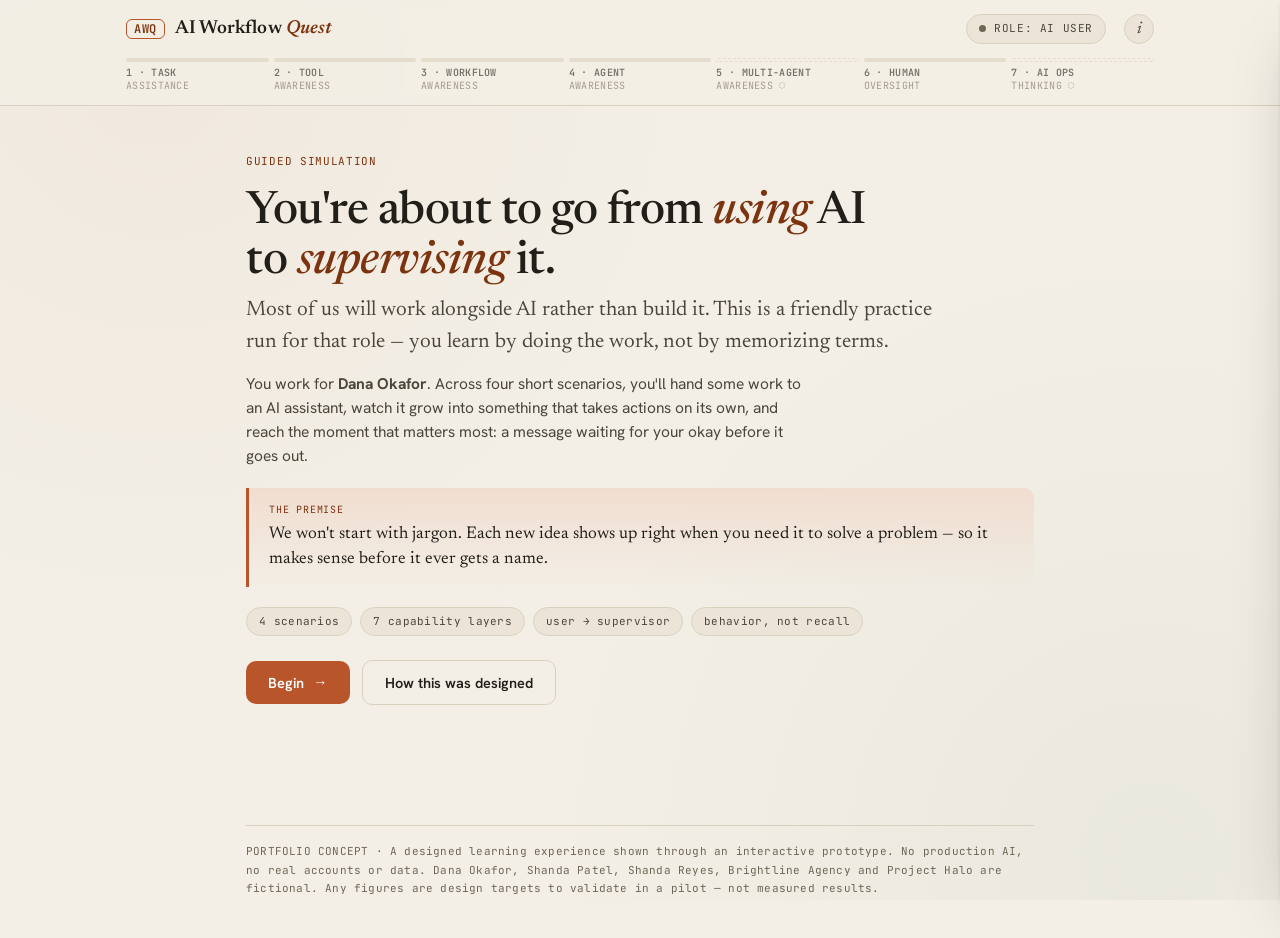
<file: ai-workflow-quest.html>
<!DOCTYPE html>
<html lang="en">
<head>
<meta charset="UTF-8" />
<meta name="viewport" content="width=device-width, initial-scale=1.0" />
<title>AI Workflow Quest — Guided Simulation</title>
<link rel="preconnect" href="https://fonts.googleapis.com">
<link rel="preconnect" href="https://fonts.gstatic.com" crossorigin>
<link href="https://fonts.googleapis.com/css2?family=Newsreader:ital,opsz,wght@0,6..72,400;0,6..72,500;0,6..72,600;1,6..72,400;1,6..72,500&family=Hanken+Grotesk:wght@400;500;600;700&family=JetBrains+Mono:wght@400;500;600&display=swap" rel="stylesheet">
<style>
  :root{
    --paper:#f3efe6;
    --paper-2:#ece5d7;
    --paper-3:#e4dbca;
    --ink:#211f1a;
    --ink-soft:#4b463c;
    --ink-faint:#6e6757;
    --line:#d9d1bf;
    --line-soft:#e6dfd0;
    --accent:#b8552b;
    --accent-deep:#7c330f;
    --accent-tint:#f1ddd0;
    --safe:#3f6b4a;
    --safe-tint:#dde9df;
    --danger:#ad2e25;
    --danger-tint:#f4ddd9;
    --warn:#a9742a;
    --warn-tint:#f0e3cd;
    --sys:#15181f;
    --sys-2:#1d212b;
    --sys-3:#272d3a;
    --sys-line:#333a49;
    --sys-ink:#dde2ec;
    --sys-mute:#8b94a6;
    --sys-cyan:#6fb6cf;
    --sys-amber:#e0a85a;
    --sys-green:#7cc08a;
    --sys-red:#e07a72;
    --shadow:0 1px 2px rgba(33,31,26,.06),0 8px 28px -12px rgba(33,31,26,.22);
    --shadow-lg:0 2px 4px rgba(33,31,26,.08),0 30px 60px -24px rgba(33,31,26,.35);
    --r:14px;
  }
  *{box-sizing:border-box;margin:0;padding:0}
  html,body{height:100%}
  body{
    font-family:'Hanken Grotesk',-apple-system,BlinkMacSystemFont,sans-serif;
    background:var(--paper);
    color:var(--ink);
    line-height:1.55;
    -webkit-font-smoothing:antialiased;
    overflow-x:hidden;
    background-image:
      radial-gradient(circle at 12% 8%, rgba(184,85,43,.045), transparent 38%),
      radial-gradient(circle at 90% 95%, rgba(63,107,74,.05), transparent 42%);
    background-attachment:fixed;
  }
  .serif{font-family:'Newsreader',Georgia,serif;}
  .mono{font-family:'JetBrains Mono',ui-monospace,monospace;}

  /* ---------- header / progress rail ---------- */
  header{
    position:sticky;top:0;z-index:40;
    background:rgba(243,239,230,.86);
    backdrop-filter:saturate(140%) blur(10px);
    border-bottom:1px solid var(--line);
  }
  .bar{
    max-width:1080px;margin:0 auto;padding:14px 26px;
    display:flex;align-items:center;gap:18px;
  }
  .brand{display:flex;align-items:baseline;gap:10px;flex-shrink:0;cursor:pointer}
  .brand .mark{
    font-family:'JetBrains Mono',monospace;font-weight:600;font-size:12px;
    letter-spacing:.5px;color:var(--accent-deep);
    border:1.5px solid var(--accent);border-radius:6px;padding:3px 7px;line-height:1;
  }
  .brand .name{font-family:'Newsreader',serif;font-size:19px;font-weight:600;letter-spacing:.1px}
  .brand .name em{font-style:italic;color:var(--accent-deep)}
  .role-pill{
    margin-left:auto;display:flex;align-items:center;gap:8px;flex-shrink:0;
    font-family:'JetBrains Mono',monospace;font-size:11px;letter-spacing:.6px;
    text-transform:uppercase;color:var(--ink-soft);
    border:1px solid var(--line);border-radius:999px;padding:5px 12px;background:var(--paper-2);
    transition:all .5s ease;
  }
  .role-pill .dot{width:7px;height:7px;border-radius:50%;background:var(--ink-faint);transition:background .5s}
  .role-pill.supervisor{color:var(--safe);border-color:#bcd3c0;background:var(--safe-tint)}
  .role-pill.supervisor .dot{background:var(--safe)}
  .role-pill.flip{animation:flip .7s ease}
  @keyframes flip{0%{transform:scale(1)}40%{transform:scale(1.12)}100%{transform:scale(1)}}
  .info-btn{
    flex-shrink:0;width:30px;height:30px;border-radius:50%;border:1px solid var(--line);
    background:var(--paper-2);color:var(--ink-soft);font-family:'Newsreader',serif;font-style:italic;
    font-size:16px;cursor:pointer;transition:.2s;
  }
  .info-btn:hover{background:var(--ink);color:var(--paper);border-color:var(--ink)}

  .rail{max-width:1080px;margin:0 auto;padding:0 26px 13px;display:flex;gap:5px}
  .seg{flex:1;display:flex;flex-direction:column;gap:5px;opacity:.6;transition:opacity .5s}
  .seg.on{opacity:1}
  .seg .track{height:4px;border-radius:3px;background:var(--line);overflow:hidden;position:relative}
  .seg .track i{position:absolute;inset:0;width:0;background:var(--accent);border-radius:3px;transition:width .8s cubic-bezier(.2,.8,.2,1)}
  .seg.done .track i{width:100%}
  .seg.active .track i{width:55%;background:linear-gradient(90deg,var(--accent),var(--accent) 60%,transparent)}
  .seg.roadmap .track{background:transparent;border:1px dashed var(--line);height:4px}
  .seg.roadmap.done .track i{width:100%;background:repeating-linear-gradient(90deg,var(--ink-faint),var(--ink-faint) 4px,transparent 4px,transparent 8px)}
  .seg .lbl{font-family:'JetBrains Mono',monospace;font-size:10px;letter-spacing:.3px;color:var(--ink-faint);text-transform:uppercase;line-height:1.25}
  .seg .lbl b{color:var(--ink);font-weight:600;display:block}
  .seg.done .lbl b,.seg.active .lbl b{color:var(--ink)}

  /* ---------- stage ---------- */
  main{max-width:840px;margin:0 auto;padding:42px 26px 120px}
  .stage{transition:opacity .22s ease, transform .22s ease}
  .stage.leaving{opacity:0;transform:translateY(8px)}

  .step-tag{
    display:inline-flex;align-items:center;gap:9px;
    font-family:'JetBrains Mono',monospace;font-size:11px;letter-spacing:.7px;
    text-transform:uppercase;color:var(--accent-deep);margin-bottom:18px;
  }
  .step-tag .n{background:var(--accent-deep);color:#fff;border-radius:5px;padding:2px 7px;font-weight:600}
  .step-tag .build{margin-left:4px;color:var(--ink-faint);border:1px solid var(--line);border-radius:5px;padding:2px 7px}
  .step-tag .build.road{color:#6d4d12;border-color:var(--warn-tint);background:var(--warn-tint)}

  h1.title{font-family:'Newsreader',serif;font-weight:500;font-size:clamp(30px,5vw,46px);line-height:1.08;letter-spacing:-.5px;margin-bottom:8px}
  h1.title em{font-style:italic;color:var(--accent-deep)}
  .lede{font-family:'Newsreader',serif;font-size:clamp(17px,2.4vw,21px);color:var(--ink-soft);line-height:1.5;max-width:60ch;margin-bottom:8px}
  p.body{font-size:15.5px;color:var(--ink-soft);max-width:62ch;margin:14px 0}
  .reveal{animation:rise .55s cubic-bezier(.2,.8,.2,1) both}
  @keyframes rise{from{opacity:0;transform:translateY(14px)}to{opacity:1;transform:none}}

  /* coach voice */
  .coach{
    position:relative;border-left:3px solid var(--accent);
    background:linear-gradient(180deg,var(--accent-tint),transparent);
    padding:14px 18px 14px 20px;border-radius:0 10px 10px 0;margin:20px 0;
  }
  .coach .who{font-family:'JetBrains Mono',monospace;font-size:10px;letter-spacing:.8px;text-transform:uppercase;color:var(--accent-deep);margin-bottom:4px}
  .coach p{font-family:'Newsreader',serif;font-size:17px;line-height:1.5;color:var(--ink)}

  /* generic cards */
  .card{background:#fff;border:1px solid var(--line);border-radius:var(--r);box-shadow:var(--shadow);overflow:hidden}
  .card .head{padding:13px 18px;border-bottom:1px solid var(--line-soft);display:flex;align-items:center;gap:10px;background:var(--paper-2)}
  .card .head .ico{width:24px;height:24px;border-radius:6px;display:grid;place-items:center;background:var(--ink);color:var(--paper);font-size:12px;flex-shrink:0}
  .card .head .t{font-weight:600;font-size:13.5px}
  .card .head .meta{margin-left:auto;font-family:'JetBrains Mono',monospace;font-size:11px;color:var(--ink-faint)}
  .card .pad{padding:18px}

  /* email-ish block */
  .email .row{display:flex;gap:10px;font-size:13.5px;padding:5px 0;border-bottom:1px dashed var(--line-soft)}
  .email .row .k{width:62px;color:var(--ink-faint);flex-shrink:0;font-family:'JetBrains Mono',monospace;font-size:11px;text-transform:uppercase;letter-spacing:.4px;padding-top:2px}
  .email .row .v{color:var(--ink);font-weight:500}
  .email .row .v .ext{font-family:'JetBrains Mono',monospace;font-size:10px;background:var(--danger-tint);color:var(--danger);padding:1px 6px;border-radius:4px;margin-left:7px;letter-spacing:.4px}
  .email .row .v .int{font-family:'JetBrains Mono',monospace;font-size:10px;background:var(--safe-tint);color:var(--safe);padding:1px 6px;border-radius:4px;margin-left:7px;letter-spacing:.4px}
  .email .bodytext{padding-top:13px;font-size:14.5px;color:var(--ink);line-height:1.6}
  .flag{background:var(--danger-tint);box-shadow:inset 0 0 0 1px rgba(173,46,37,.35);border-radius:4px;padding:0 3px}

  /* system / agent surface */
  .sys{
    background:var(--sys);color:var(--sys-ink);border-radius:var(--r);overflow:hidden;
    border:1px solid var(--sys-line);box-shadow:var(--shadow);
  }
  .sys .topbar{display:flex;align-items:center;gap:8px;padding:9px 14px;background:var(--sys-2);border-bottom:1px solid var(--sys-line)}
  .sys .topbar .dots{display:flex;gap:5px}
  .sys .topbar .dots i{width:9px;height:9px;border-radius:50%;background:var(--sys-line)}
  .sys .topbar .lbl{font-family:'JetBrains Mono',monospace;font-size:11px;color:var(--sys-mute);letter-spacing:.5px;margin-left:4px}
  .sys .topbar .stat{margin-left:auto;font-family:'JetBrains Mono',monospace;font-size:10px;color:var(--sys-green);display:flex;align-items:center;gap:6px}
  .sys .topbar .stat .blink{width:7px;height:7px;border-radius:50%;background:var(--sys-green);animation:blink 1.4s infinite}
  @keyframes blink{0%,100%{opacity:1}50%{opacity:.25}}
  .sys .log{padding:14px 16px;font-family:'JetBrains Mono',monospace;font-size:12.5px;line-height:1.9}
  .logline{display:flex;gap:10px;opacity:0;animation:logIn .4s ease forwards}
  @keyframes logIn{from{opacity:0;transform:translateX(-6px)}to{opacity:1;transform:none}}
  .logline .ar{color:var(--sys-cyan);flex-shrink:0}
  .logline .txt{color:var(--sys-ink)}
  .logline .txt .call{color:var(--sys-cyan)}
  .logline .txt .ret{color:var(--sys-green)}
  .logline .txt .think{color:var(--sys-mute)}
  .logline.warnline .ar{color:var(--sys-amber)}
  .logline.warnline .txt{color:var(--sys-amber)}
  .cursor{display:inline-block;width:8px;height:15px;background:var(--sys-cyan);vertical-align:-2px;animation:blink .9s steps(1) infinite;margin-left:2px}

  /* buttons */
  .btn{
    font-family:'Hanken Grotesk',sans-serif;font-weight:600;font-size:14.5px;
    border:none;border-radius:10px;padding:12px 22px;cursor:pointer;transition:.18s;
    display:inline-flex;align-items:center;gap:9px;
  }
  .btn:active{transform:translateY(1px)}
  .btn-primary{background:var(--ink);color:var(--paper)}
  .btn-primary:hover{background:#000}
  .btn-accent{background:var(--accent);color:#fff}
  .btn-accent:hover{background:var(--accent-deep)}
  .btn-ghost{background:transparent;color:var(--ink);border:1.5px solid var(--line)}
  .btn-ghost:hover{border-color:var(--ink);background:var(--paper-2)}
  .btn-safe{background:var(--safe);color:#fff}
  .btn-safe:hover{filter:brightness(.92)}
  .btn-danger{background:#fff;color:var(--danger);border:1.5px solid var(--danger-tint)}
  .btn-danger:hover{background:var(--danger-tint)}
  .btn:disabled{opacity:.4;cursor:not-allowed}
  .btn .ar{font-family:serif}
  .btn-row{display:flex;gap:12px;flex-wrap:wrap;margin-top:24px;align-items:center}

  .hint{font-size:13.5px;color:var(--ink-soft);font-style:italic;font-family:'Newsreader',serif}

  /* workflow map */
  .wfmap{display:flex;flex-direction:column;gap:0;margin:8px 0}
  .node{
    display:flex;align-items:center;gap:14px;background:#fff;border:1px solid var(--line);
    border-radius:11px;padding:12px 15px;box-shadow:var(--shadow);position:relative;
    opacity:0;transform:translateY(10px);
  }
  .node.show{animation:rise .5s cubic-bezier(.2,.8,.2,1) forwards}
  .node .idx{width:26px;height:26px;border-radius:7px;flex-shrink:0;display:grid;place-items:center;font-family:'JetBrains Mono',monospace;font-size:12px;font-weight:600;background:var(--paper-3);color:var(--ink)}
  .node .desc{flex:1}
  .node .desc .nm{font-weight:600;font-size:14px}
  .node .desc .io{font-family:'JetBrains Mono',monospace;font-size:11px;color:var(--ink-faint);margin-top:2px}
  .node .kind{font-family:'JetBrains Mono',monospace;font-size:10px;letter-spacing:.5px;text-transform:uppercase;padding:3px 8px;border-radius:6px;flex-shrink:0}
  .node .kind.wait{background:var(--paper-2);color:var(--ink-faint)}
  .connector{width:2px;height:16px;background:var(--line);margin:0 auto;opacity:0;transition:opacity .4s}
  .connector.show{opacity:1}
  .connector.show::after{content:"▾";display:block;text-align:center;color:var(--ink-faint);font-size:11px;margin-top:-3px}

  /* tagging */
  .tagrow{display:flex;align-items:center;gap:12px;background:#fff;border:1px solid var(--line);border-radius:11px;padding:11px 14px;margin-bottom:9px;box-shadow:var(--shadow);flex-wrap:wrap}
  .tagrow .idx{width:24px;height:24px;border-radius:6px;display:grid;place-items:center;font-family:'JetBrains Mono',monospace;font-size:11px;font-weight:600;background:var(--paper-3);flex-shrink:0}
  .tagrow .nm{flex:1;min-width:160px;font-size:14px;font-weight:500}
  .seg-toggle{display:flex;border:1px solid var(--line);border-radius:8px;overflow:hidden}
  .seg-toggle button{font-family:'JetBrains Mono',monospace;font-size:11px;letter-spacing:.3px;padding:7px 12px;background:#fff;border:none;cursor:pointer;color:var(--ink-soft);transition:.15s}
  .seg-toggle button+button{border-left:1px solid var(--line)}
  .seg-toggle button.sel-think{background:var(--ink);color:var(--paper)}
  .seg-toggle button.sel-act{background:var(--accent);color:#fff}
  .flagbtn{font-family:'JetBrains Mono',monospace;font-size:10.5px;letter-spacing:.3px;padding:7px 11px;border-radius:8px;border:1px dashed var(--line);background:#fff;cursor:pointer;color:var(--ink-faint);transition:.15s;display:flex;align-items:center;gap:6px}
  .flagbtn.on{background:var(--danger-tint);border-color:var(--danger);border-style:solid;color:var(--danger)}
  .flagbtn .fi{font-size:11px}

  /* approval banner */
  .await{
    display:flex;align-items:center;gap:13px;background:var(--warn-tint);
    border:1px solid #e3cf9e;border-radius:12px;padding:14px 18px;margin:20px 0 8px;
  }
  .await .pulse{width:12px;height:12px;border-radius:50%;background:var(--warn);position:relative;flex-shrink:0}
  .await .pulse::after{content:"";position:absolute;inset:-6px;border-radius:50%;border:2px solid var(--warn);opacity:.5;animation:ring 1.6s ease-out infinite}
  @keyframes ring{0%{transform:scale(.6);opacity:.6}100%{transform:scale(1.5);opacity:0}}
  .await .txt b{display:block;font-size:14px;letter-spacing:.2px}
  .await .txt span{font-size:12.5px;color:var(--ink-soft)}

  /* consequence */
  .incident{border:1px solid var(--danger);background:var(--danger-tint);border-radius:var(--r);padding:18px 20px;margin:18px 0}
  .incident .hd{display:flex;align-items:center;gap:10px;color:var(--danger);font-weight:700;font-size:14px;letter-spacing:.3px;margin-bottom:8px}
  .incident .hd .x{width:22px;height:22px;border-radius:50%;background:var(--danger);color:#fff;display:grid;place-items:center;font-size:13px}
  .incident p{font-size:14px;color:#7c241d;line-height:1.55}
  .success{border:1px solid #bcd3c0;background:var(--safe-tint);border-radius:var(--r);padding:18px 20px;margin:18px 0}
  .success .hd{display:flex;align-items:center;gap:10px;color:var(--safe);font-weight:700;font-size:14px;margin-bottom:8px}
  .success .hd .v{width:22px;height:22px;border-radius:50%;background:var(--safe);color:#fff;display:grid;place-items:center;font-size:12px}
  .success p{font-size:14px;color:#2c4d35;line-height:1.55}

  /* editor */
  .editrow{background:#fff;border:1px solid var(--line);border-radius:11px;padding:14px 16px;margin-bottom:11px;box-shadow:var(--shadow)}
  .editrow .q{font-size:13px;color:var(--ink-soft);margin-bottom:9px;font-weight:500}
  .editrow .q .badname{font-family:'JetBrains Mono',monospace;font-size:11.5px;background:var(--danger-tint);color:var(--danger);padding:1px 6px;border-radius:4px}
  .opts{display:flex;flex-direction:column;gap:8px}
  .opt{display:flex;align-items:flex-start;gap:10px;border:1.5px solid var(--line);border-radius:9px;padding:10px 13px;cursor:pointer;transition:.15s;font-size:13.5px}
  .opt:hover{border-color:var(--ink-faint)}
  .opt.sel{border-color:var(--accent);background:var(--accent-tint)}
  .opt.sel.good{border-color:var(--safe);background:var(--safe-tint)}
  .opt .rad{width:16px;height:16px;border-radius:50%;border:2px solid var(--line);flex-shrink:0;margin-top:2px;transition:.15s}
  .opt.sel .rad{border-color:var(--accent);background:var(--accent);box-shadow:inset 0 0 0 3px #fff}
  .opt.sel.good .rad{border-color:var(--safe);background:var(--safe)}

  /* orchestration board */
  .board{display:flex;flex-direction:column;gap:6px;margin:14px 0;max-width:520px}
  .agent{background:#fff;border:1px solid var(--line);border-radius:12px;padding:14px;box-shadow:var(--shadow);position:relative}
  .agent .ah{display:flex;align-items:center;gap:9px;margin-bottom:9px}
  .agent .ah .ai{width:30px;height:30px;border-radius:8px;display:grid;place-items:center;font-size:15px;background:var(--sys);color:var(--paper)}
  .agent .ah .an{font-weight:600;font-size:13px;line-height:1.15}
  .agent .ah .an small{display:block;font-family:'JetBrains Mono',monospace;font-size:10px;color:var(--ink-faint);font-weight:400;letter-spacing:.3px;text-transform:uppercase}
  .agent .out{font-family:'JetBrains Mono',monospace;font-size:11px;color:var(--ink-soft);background:var(--paper-2);border-radius:7px;padding:8px 10px;line-height:1.5;margin-bottom:11px;min-height:54px}
  .agent .out .bad{color:var(--danger);font-weight:600}
  .agent .alloc{display:flex;flex-direction:column;gap:5px}
  .agent .alloc button{font-family:'JetBrains Mono',monospace;font-size:10px;letter-spacing:.2px;text-align:left;padding:7px 9px;border-radius:7px;border:1px solid var(--line);background:#fff;cursor:pointer;color:var(--ink-soft);transition:.13s;display:flex;align-items:center;gap:7px}
  .agent .alloc button .ck{width:13px;height:13px;border-radius:4px;border:1.5px solid var(--line);flex-shrink:0}
  .agent .alloc button.sel{border-color:var(--ink);color:var(--ink);font-weight:600}
  .agent .alloc button.sel .ck{background:var(--ink);border-color:var(--ink)}
  .agent .alloc button.sel.auto{border-color:var(--accent);color:var(--accent-deep)}
  .agent .alloc button.sel.auto .ck{background:var(--accent);border-color:var(--accent)}
  .agent .alloc button.sel.appr{border-color:var(--safe);color:var(--safe)}
  .agent .alloc button.sel.appr .ck{background:var(--safe);border-color:var(--safe)}
  .verify-toggle{margin-top:10px;font-family:'JetBrains Mono',monospace;font-size:10px;letter-spacing:.3px;padding:6px 9px;border-radius:7px;border:1px dashed var(--line);background:#fff;cursor:pointer;color:var(--ink-faint);width:100%;text-align:center;transition:.13s}
  .verify-toggle.on{background:var(--warn-tint);border-color:var(--warn);border-style:solid;color:#6d4d12}
  .handoff{text-align:center;color:var(--ink-faint);font-size:18px;align-self:center}
  @media(max-width:680px){.board{grid-template-columns:1fr}.handoff{transform:rotate(90deg)}}

  /* report */
  .report-row{display:flex;align-items:flex-start;gap:14px;padding:14px 0;border-bottom:1px solid var(--line-soft)}
  .report-row .badge{width:26px;height:26px;border-radius:7px;flex-shrink:0;display:grid;place-items:center;font-size:13px;color:#fff}
  .report-row .badge.y{background:var(--safe)}
  .report-row .badge.n{background:var(--ink-faint)}
  .report-row .rc .beh{font-weight:600;font-size:14px}
  .report-row .rc .sig{font-size:13px;color:var(--ink-soft);margin-top:2px}
  .report-row .rc .sig em{color:var(--accent-deep);font-style:normal;font-weight:600}

  /* info drawer */
  .scrim{position:fixed;inset:0;background:rgba(33,31,26,.45);backdrop-filter:blur(2px);z-index:60;opacity:0;pointer-events:none;transition:.25s}
  .scrim.open{opacity:1;pointer-events:auto}
  .drawer{position:fixed;top:0;right:0;bottom:0;width:min(460px,92vw);background:var(--paper);z-index:70;
    transform:translateX(100%);transition:transform .32s cubic-bezier(.2,.8,.2,1);box-shadow:var(--shadow-lg);
    overflow-y:auto;padding:30px 28px 50px}
  .drawer.open{transform:none}
  .drawer h3{font-family:'Newsreader',serif;font-size:24px;font-weight:500;margin-bottom:4px}
  .drawer h3 em{font-style:italic;color:var(--accent)}
  .drawer .close{position:absolute;top:18px;right:20px;background:none;border:none;font-size:24px;cursor:pointer;color:var(--ink-soft);line-height:1}
  .drawer .blk{margin-top:22px}
  .drawer .blk h4{font-family:'JetBrains Mono',monospace;font-size:11px;letter-spacing:.6px;text-transform:uppercase;color:var(--accent-deep);margin-bottom:7px}
  .drawer .blk p{font-size:14px;color:var(--ink-soft);line-height:1.6}
  .drawer .blk p+p{margin-top:9px}
  .drawer .thesis{background:#fff;border:1px solid var(--line);border-radius:11px;padding:15px 17px;font-family:'Newsreader',serif;font-size:17px;line-height:1.5}
  .drawer .thesis b{color:var(--accent-deep)}

  /* misc */
  .disclaimer{max-width:840px;margin:0 auto;padding:0 26px 40px}
  .disclaimer .note{font-family:'JetBrains Mono',monospace;font-size:11px;color:var(--ink-faint);line-height:1.7;border-top:1px solid var(--line);padding-top:16px;letter-spacing:.2px}
  .kbd{font-family:'JetBrains Mono',monospace;font-size:11px;background:var(--paper-2);border:1px solid var(--line);border-radius:5px;padding:1px 6px}
  .divider{height:1px;background:var(--line);margin:26px 0;border:none}
  .pills{display:flex;gap:8px;flex-wrap:wrap;margin:16px 0}
  .pill{font-family:'JetBrains Mono',monospace;font-size:11px;letter-spacing:.3px;background:var(--paper-2);border:1px solid var(--line);border-radius:999px;padding:5px 12px;color:var(--ink-soft)}
  .feedback{border-radius:11px;padding:13px 16px;font-size:13.5px;line-height:1.5;margin-top:14px;animation:rise .4s both}
  .feedback.good{background:var(--safe-tint);border:1px solid #bcd3c0;color:#2c4d35}
  .feedback.warn{background:var(--warn-tint);border:1px solid #e3cf9e;color:#54400f}
</style>
</head>
<body>

<header>
  <div class="bar">
    <div class="brand" onclick="go('intro')">
      <span class="mark">AWQ</span>
      <span class="name">AI Workflow <em>Quest</em></span>
    </div>
    <div class="role-pill" id="rolePill"><span class="dot"></span><span id="roleTxt">Role: AI User</span></div>
    <button class="info-btn" onclick="toggleInfo(true)" title="About this prototype">i</button>
  </div>
  <div class="rail" id="rail"></div>
</header>

<main>
  <div class="stage" id="stage"></div>
</main>

<div class="disclaimer">
  <p class="note" id="disc">PORTFOLIO CONCEPT · A designed learning experience shown through an interactive prototype. No production AI, no real accounts or data. Dana Okafor, Shanda Patel, Shanda Reyes, Brightline Agency and Project Halo are fictional. Any figures are design targets to validate in a pilot — not measured results.</p>
</div>

<!-- info drawer -->
<div class="scrim" id="scrim" onclick="toggleInfo(false)"></div>
<aside class="drawer" id="drawer">
  <button class="close" onclick="toggleInfo(false)">×</button>
  <h3>Why this is hard <em>to simulate</em></h3>
  <p style="font-size:14px;color:var(--ink-soft);margin-top:6px">The recruiter-facing layer. A working demo can't explain its own design decisions — this can.</p>

  <div class="blk">
    <div class="thesis">The core tension: a prototype is <b>deterministic</b>, but the thing it teaches judgment about is <b>not</b>. So you don't simulate the agent. <b>You simulate the decision points.</b></div>
  </div>

  <div class="blk">
    <h4>The six problems</h4>
    <p><b>1 · Non-determinism vs. authored branches.</b> Real agents vary run to run; a prototype must use pre-written states — without feeling on-rails.</p>
    <p><b>2 · The invisible made visible.</b> Tool-calling and handoffs happen under the hood. Surfacing them risks re-introducing the terminology overload this design exists to prevent.</p>
    <p><b>3 · Time compression.</b> A real workflow runs over hours; the prototype compresses it to seconds while keeping cause and effect legible.</p>
    <p><b>4 · Safe but real-feeling consequence.</b> Productive failure is the teaching tool. The cost of a bad approval must land emotionally yet stay recoverable.</p>
    <p><b>5 · Branching explosion.</b> Writing out every possible path is impossible; removing choice entirely teaches nothing.</p>
    <p><b>6 · Authentic agency.</b> The learner's choices must genuinely change what happens, or it quietly becomes manipulation.</p>
  </div>

  <div class="blk">
    <h4>The resolution</h4>
    <p>Concentrate effort on the few moments that carry the teaching — verify, allocate, intervene — and write out the branches with vivid consequences <em>only there</em>. Everything between is compressed and guided. The invisible process is surfaced just-in-time, one concept per moment.</p>
  </div>

  <div class="blk">
    <h4>Honest scope</h4>
    <p>Scenarios 1–3 are fully built. Scenario 4 (multi-agent coordination) is storyboarded as a roadmap — forcing it into a working build would promise more than the prototype can deliver. A fully-realized slice proves more than a sprawling half-built system.</p>
  </div>

  <div class="blk">
    <h4>What it screens for</h4>
    <p>Performance-consulting thinking · cognitive-load management · AI-enablement capability · responsible-AI judgment · design maturity under constraint.</p>
  </div>
</aside>

<script>
/* ============================================================
   STATE
   ============================================================ */
const S = {
  screen:'intro',
  role:'user',
  layersDone:new Set(),      // 1..7
  s1:{drafted:false,connected:false,completed:false},
  s2:{tags:{},flags:{},score:null,passed:false},
  s3:{reviewed:false,firstChoice:null,leaked:false,
      recipient:null,assertion:null,context:null,
      caughtRecipient:false,caughtData:false,repaired:false,calendarConfirmed:false,
      askedClarify:false},
  s4:{alloc:{research:null,drafting:null,scheduling:null},
      verify:{research:false,drafting:false,scheduling:false},
      flaggedFab:false,scored:false}
};

/* seven-layer rail definition */
const LAYERS=[
  {n:1,short:'Task',full:'Assistance'},
  {n:2,short:'Tool',full:'Awareness'},
  {n:3,short:'Workflow',full:'Awareness'},
  {n:4,short:'Agent',full:'Awareness'},
  {n:5,short:'Multi-Agent',full:'Awareness',road:true},
  {n:6,short:'Human',full:'Oversight'},
  {n:7,short:'AI Ops',full:'Thinking',road:true},
];

/* which layers are "active" (in progress) per screen */
const ACTIVE_LAYERS={
  s1:[1,2], s2:[3,4], s3:[6], s4:[5,7]
};

/* ============================================================
   RAIL + ROLE
   ============================================================ */
function renderRail(){
  const activeSet=new Set(ACTIVE_LAYERS[S.screen]||[]);
  document.getElementById('rail').innerHTML=LAYERS.map(l=>{
    const done=S.layersDone.has(l.n);
    const active=activeSet.has(l.n)&&!done;
    const cls=['seg'];
    if(done){cls.push('done')}
    if(active){cls.push('active')}
    if(done||active){cls.push('on')}
    if(l.road){cls.push('roadmap')}
    return `<div class="${cls.join(' ')}">
      <div class="track"><i></i></div>
      <div class="lbl"><b>${l.n} · ${l.short}</b>${l.full}${l.road?' ◌':''}</div>
    </div>`;
  }).join('');
}
function setRole(r){
  const p=document.getElementById('rolePill');
  const t=document.getElementById('roleTxt');
  if(r==='supervisor'&&S.role!=='supervisor'){
    p.classList.add('flip');setTimeout(()=>p.classList.remove('flip'),700);
  }
  S.role=r;
  if(r==='supervisor'){p.classList.add('supervisor');t.textContent='Role: AI Supervisor';}
  else{p.classList.remove('supervisor');t.textContent='Role: AI User';}
}

/* ============================================================
   ROUTER
   ============================================================ */
const stage=document.getElementById('stage');
function go(id){
  stage.classList.add('leaving');
  setTimeout(()=>{
    S.screen=id;
    stage.innerHTML=SCREENS[id]();
    stage.classList.remove('leaving');
    window.scrollTo({top:0,behavior:'smooth'});
    renderRail();
    if(AFTER[id])AFTER[id]();
  },200);
}

/* ============================================================
   SCREENS
   ============================================================ */
const SCREENS={};
const AFTER={};

/* ---------- INTRO ---------- */
SCREENS.intro=()=>`
  <div class="reveal">
    <div class="step-tag"><span>Guided Simulation</span></div>
    <h1 class="title">You're about to go from <em>using</em> AI<br>to <em>supervising</em> it.</h1>
    <p class="lede">Most of us will work alongside AI rather than build it. This is a friendly practice run for that role — you learn by doing the work, not by memorizing terms.</p>
    <p class="body">You work for <b>Dana Okafor</b>. Across four short scenarios, you'll hand some work to an AI assistant, watch it grow into something that takes actions on its own, and reach the moment that matters most: a message waiting for your okay before it goes out.</p>
    <div class="coach">
      <div class="who">The premise</div>
      <p>We won't start with jargon. Each new idea shows up right when you need it to solve a problem — so it makes sense before it ever gets a name.</p>
    </div>
    <div class="pills">
      <span class="pill">4 scenarios</span>
      <span class="pill">7 capability layers</span>
      <span class="pill">user → supervisor</span>
      <span class="pill">behavior, not recall</span>
    </div>
    <div class="btn-row">
      <button class="btn btn-accent" onclick="go('s1')">Begin <span class="ar">→</span></button>
      <button class="btn btn-ghost" onclick="toggleInfo(true)">How this was designed</button>
    </div>
  </div>`;

/* ============================================================
   SCENARIO 1 — The first delegation (Layers 1–2)
   ============================================================ */
SCREENS.s1=()=>`
  <div class="reveal">
    <div class="step-tag"><span class="n">01</span> The first delegation <span class="build">Layers 1–2 · Full fidelity</span></div>
    <h1 class="title">It knows some things. It can <em>look up</em> others.</h1>
    <p class="lede">A customer needs help. Hand the email to the assistant and see what it can do on its own — and where it gets stuck.</p>

    <div class="card email" style="margin-top:18px">
      <div class="head"><span class="ico">✉</span><span class="t">Inbox · 1 new</span><span class="meta">cust-support@brightco</span></div>
      <div class="pad">
        <div class="row"><span class="k">From</span><span class="v">marcus.lee@gmail.com</span></div>
        <div class="row"><span class="k">Subject</span><span class="v">Where is my order??</span></div>
        <div class="bodytext">Hi — I placed an order last Thursday and still no shipping update. Can you tell me the status? This was a gift and I'm getting nervous. Thanks, Marcus</div>
      </div>
    </div>

    <div id="s1area" style="margin-top:18px"></div>
  </div>`;

AFTER.s1=()=>{ S.s1={drafted:false,connected:false,completed:false}; renderS1(); };

function renderS1(){
  const a=document.getElementById('s1area');
  if(!a)return;
  if(!S.s1.drafted){
    a.innerHTML=`<button class="btn btn-accent" onclick="s1Draft()">Ask the assistant to draft a reply <span class="ar">→</span></button>`;
    return;
  }
  // drafted -> show first (model-only) draft, then the gap
  let html=`
    <div class="sys reveal">
      <div class="topbar"><div class="dots"><i></i><i></i><i></i></div><span class="lbl">assistant · response</span><span class="stat"><span class="blink"></span>generated</span></div>
      <div class="log">
        <div class="logline" style="animation-delay:.05s"><span class="ar">›</span><span class="txt"><span class="think">composing reply from what I already know…</span></span></div>
      </div>
    </div>
    <div class="card email reveal" style="margin-top:14px;animation-delay:.25s">
      <div class="head"><span class="ico">✦</span><span class="t">Draft reply</span><span class="meta">using only what it knows</span></div>
      <div class="pad">
        <div class="bodytext">Hi Marcus, thanks for reaching out and sorry for the worry. I'd be glad to check on your order right away. To pull up the status I'll need your <b>order number</b> — could you confirm it? <span style="color:var(--ink-faint)">…</span></div>
      </div>
    </div>`;

  if(!S.s1.connected){
    html+=`
    <div class="coach reveal" style="animation-delay:.45s">
      <div class="who">Did you see where it got stuck?</div>
      <p>The assistant wrote a smooth reply — but it stopped at the one fact it doesn't have. The order status isn't stored inside the assistant. It lives in another system.</p>
    </div>
    <div class="sys reveal" style="margin-top:14px;animation-delay:.6s">
      <div class="topbar"><div class="dots"><i></i><i></i><i></i></div><span class="lbl">assistant · request</span><span class="stat" style="color:var(--sys-amber)"><span class="blink" style="background:var(--sys-amber)"></span>needs access</span></div>
      <div class="log">
        <div class="logline warnline"><span class="ar">!</span><span class="txt">I can look this up — if you connect me to the <b>Orders</b> system.</span></div>
      </div>
    </div>
    <div class="btn-row">
      <button class="btn btn-accent" onclick="s1Connect()">🔌 Connect the Orders system</button>
      <span class="hint">This is called a tool — a door to information the assistant doesn't have on its own.</span>
    </div>`;
  } else {
    html+=`
    <div class="sys reveal" style="margin-top:14px">
      <div class="topbar"><div class="dots"><i></i><i></i><i></i></div><span class="lbl">assistant · tool call</span><span class="stat"><span class="blink"></span>connected</span></div>
      <div class="log" id="s1log"></div>
    </div>
    <div id="s1final"></div>`;
  }
  a.innerHTML=html;
  if(S.s1.connected) runS1Tool();
}
function s1Draft(){S.s1.drafted=true;renderS1();}
function s1Connect(){S.s1.connected=true;renderS1();}

function runS1Tool(){
  const log=document.getElementById('s1log');
  const lines=[
    {d:0,  c:`<span class="ar">→</span><span class="txt"><span class="call">orders.lookup</span>(email:"marcus.lee@gmail.com")</span>`},
    {d:700,c:`<span class="ar">←</span><span class="txt"><span class="ret">{ order:"#BC-4471", status:"shipped", eta:"Fri Jun 6", tracking:"1Z9…" }</span></span>`},
    {d:1300,c:`<span class="ar">→</span><span class="txt"><span class="think">adding the looked-up details to the draft…</span></span>`}
  ];
  log.innerHTML='';
  lines.forEach(l=>setTimeout(()=>{
    const d=document.createElement('div');d.className='logline';
    if(l.c.includes('warn'))d.className+=' warnline';
    d.innerHTML=l.c;log.appendChild(d);
  },l.d));
  setTimeout(()=>{
    S.s1.completed=true;
    const f=document.getElementById('s1final');
    f.innerHTML=`
      <div class="card email reveal" style="margin-top:14px">
        <div class="head"><span class="ico" style="background:var(--safe)">✓</span><span class="t">Completed reply</span><span class="meta">with the looked-up details</span></div>
        <div class="pad">
          <div class="bodytext">Hi Marcus, good news — your order <b>#BC-4471</b> shipped and is on track to arrive <b>Friday, Jun 6</b>. Here's your tracking: 1Z9… You'll get updates as it moves. Thanks for your patience! </div>
        </div>
      </div>
      <div class="coach reveal" style="margin-top:14px">
        <div class="who">What just happened</div>
        <p>The first draft used only what the assistant already <em>knew</em>. The second used what it <em>looked up</em>. Same assistant — it simply became far more helpful once it could reach the right information.</p>
      </div>
      <div class="card reveal" style="margin-top:14px">
        <div class="pad">
          <div style="font-weight:600;font-size:14px;margin-bottom:10px">Quick check — this idea comes back again and again.</div>
          <div class="opts" id="s1quiz">
            <div class="opt" onclick="s1Quiz(this,false)"><span class="rad"></span><div>The assistant simply <b>knew</b> the order status and typed it out.</div></div>
            <div class="opt" onclick="s1Quiz(this,true)"><span class="rad"></span><div>The assistant <b>looked up</b> the status in a connected system.</div></div>
          </div>
          <div id="s1fb"></div>
        </div>
      </div>`;
  },2100);
}
function s1Quiz(el,correct){
  document.querySelectorAll('#s1quiz .opt').forEach(o=>o.style.pointerEvents='none');
  el.classList.add('sel');if(correct)el.classList.add('good');
  const fb=document.getElementById('s1fb');
  if(correct){
    fb.innerHTML=`<div class="feedback good">Exactly. From now on, when a task stalls, the useful question is: <b>what information would it need?</b> That one habit will carry you through everything ahead.</div>
    <div class="btn-row"><button class="btn btn-accent" onclick="completeS1()">Next: one step becomes many <span class="ar">→</span></button></div>`;
  }else{
    fb.innerHTML=`<div class="feedback warn">Not quite — no worries. Compare the two drafts: the first one stopped because the assistant didn't have the order status. It had to look it up.</div>`;
    setTimeout(()=>document.querySelectorAll('#s1quiz .opt').forEach(o=>o.style.pointerEvents='auto'),900);
    el.classList.remove('sel','good');
  }
}
function completeS1(){S.layersDone.add(1);S.layersDone.add(2);go('s2');}

/* ============================================================
   SCENARIO 2 — It's not one step (Layers 3–4)
   ============================================================ */
const WF=[
  {nm:'Extract intent',io:'in: Dana\'s message → out: structured request',kind:'think'},
  {nm:'Draft the email to Shanda',io:'in: intent → out: draft message',kind:'think'},
  {nm:'Send email & await reply',io:'out: sent → ⏳ waiting on a person',kind:'act',touch:'a person'},
  {nm:'Detect confirmation in reply',io:'in: reply text → out: agreed time',kind:'think'},
  {nm:'Create the calendar event',io:'in: agreed time → out: booked record',kind:'act',touch:'a record'},
];

SCREENS.s2=()=>`
  <div class="reveal">
    <div class="step-tag"><span class="n">02</span> It's not one step <span class="build">Layers 3–4 · Full fidelity</span></div>
    <h1 class="title">One sentence. <em>Five</em> moving parts.</h1>
    <p class="lede">Dana sends a request that sounds simple. Watch it unfold into a chain of steps — then you'll label what each step really does.</p>

    <div class="card reveal" style="margin-top:18px">
      <div class="head"><span class="ico" style="background:var(--accent)">D</span><span class="t">Dana Okafor</span><span class="meta">direct message</span></div>
      <div class="pad"><div class="bodytext">“Set up a 30-min sync with Shanda next week about the Q3 launch.”</div></div>
    </div>

    <div id="s2build" style="margin-top:20px"></div>
  </div>`;

AFTER.s2=()=>{ S.s2={tags:{},flags:{},score:null,passed:false}; buildS2(); };

function buildS2(){
  const c=document.getElementById('s2build');
  c.innerHTML=`<button class="btn btn-accent" onclick="s2Decompose()">Hand it to the assistant <span class="ar">→</span></button>`;
}
function s2Decompose(){
  const c=document.getElementById('s2build');
  let html=`<div class="sys" style="margin-bottom:16px">
    <div class="topbar"><div class="dots"><i></i><i></i><i></i></div><span class="lbl">assistant · planning</span><span class="stat"><span class="blink"></span>decomposing</span></div>
    <div class="log"><div class="logline"><span class="ar">›</span><span class="txt"><span class="think">this needs more than one step — planning the sequence…</span></span></div></div>
  </div><div class="wfmap" id="wfmap"></div>`;
  c.innerHTML=html;
  const map=document.getElementById('wfmap');
  WF.forEach((s,i)=>{
    map.innerHTML+=`<div class="node" id="wn${i}">
        <span class="idx">${i+1}</span>
        <div class="desc"><div class="nm">${s.nm}</div><div class="io">${s.io}</div></div>
        ${s.kind==='wait'?'<span class="kind wait">wait</span>':''}
      </div>${i<WF.length-1?`<div class="connector" id="wc${i}"></div>`:''}`;
  });
  // staggered reveal
  WF.forEach((s,i)=>{
    setTimeout(()=>{
      document.getElementById('wn'+i).classList.add('show');
      if(i>0){const c=document.getElementById('wc'+(i-1));if(c)c.classList.add('show');}
    }, 350 + i*620);
  });
  setTimeout(()=>{
    c.innerHTML+=`
    <div class="coach reveal" style="margin-top:18px">
      <div class="who">Now this word becomes useful</div>
      <p>When an assistant links steps together like this — planning the order, passing each result into the next step, and <em>taking actions</em> on its own — we call it an <b>agent</b>. It doesn't just answer questions. It does things.</p>
    </div>
    <h2 class="serif" style="font-size:24px;font-weight:500;margin:26px 0 4px">Your turn: label the chain</h2>
    <p class="body" style="margin-top:4px">Some steps just <b>think</b> (drafting, interpreting). Others <b>act</b> (sending, booking). Flag the acting steps that reach a real person or change a record — those are the ones that deserve extra attention.</p>
    <div id="s2tags" style="margin-top:14px"></div>`;
    renderS2Tags();
  }, 350 + WF.length*620 + 500);
}

function renderS2Tags(){
  const c=document.getElementById('s2tags');
  c.innerHTML=WF.map((s,i)=>{
    const t=S.s2.tags[i], f=S.s2.flags[i];
    return `<div class="tagrow">
      <span class="idx">${i+1}</span>
      <span class="nm">${s.nm}</span>
      <div class="seg-toggle">
        <button class="${t==='think'?'sel-think':''}" onclick="s2Tag(${i},'think')">THINK</button>
        <button class="${t==='act'?'sel-act':''}" onclick="s2Tag(${i},'act')">ACT</button>
      </div>
      <button class="flagbtn ${f?'on':''}" onclick="s2Flag(${i})"><span class="fi">⚑</span>${f?'touches '+(s.touch||'someone'):'flag: touches person/record'}</button>
    </div>`;
  }).join('') + `<div id="s2check"></div>`;
  renderS2Check();
}
function s2Tag(i,v){S.s2.tags[i]=v;renderS2Tags();}
function s2Flag(i){S.s2.flags[i]=!S.s2.flags[i];renderS2Tags();}

function renderS2Check(){
  const c=document.getElementById('s2check');
  const allTagged=WF.every((_,i)=>S.s2.tags[i]);
  if(S.s2.passed){return;}
  c.innerHTML=`<div class="btn-row">
    <button class="btn btn-accent" ${allTagged?'':'disabled'} onclick="s2Grade()">Check my labels</button>
    ${allTagged?'':'<span class="hint">Tag all five as think or act first.</span>'}
  </div><div id="s2fb"></div>`;
}
function s2Grade(){
  let correct=0;
  WF.forEach((s,i)=>{ if(S.s2.tags[i]===s.kind) correct++; });
  // flag accuracy: correct flags on acting steps that touch
  const shouldFlag=WF.map((s,i)=>!!s.touch);
  let flagHits=0, flagMiss=0;
  WF.forEach((s,i)=>{ if(shouldFlag[i]&&S.s2.flags[i])flagHits++; if(!shouldFlag[i]&&S.s2.flags[i])flagMiss++; });
  S.s2.score=correct;
  const fb=document.getElementById('s2fb');
  const passTags=correct>=4;
  const passFlags=flagHits>=1 && flagMiss===0;
  if(passTags&&passFlags){
    S.s2.passed=true;
    fb.innerHTML=`<div class="feedback good">
      <b>${correct} / 5</b> labeled correctly — nice work. You also flagged the steps that reach the outside world: <b>sending the email</b> (a person) and <b>creating the event</b> (a record). Those are exactly the moments where a person matters most, and they're what the next scenario is all about.</div>
      <div class="btn-row"><button class="btn btn-accent" onclick="completeS2()">The moment that matters <span class="ar">→</span></button></div>`;
    document.querySelectorAll('#s2tags .seg-toggle button, #s2tags .flagbtn').forEach(b=>b.style.pointerEvents='none');
  } else {
    let msg=[];
    if(!passTags)msg.push(`You got <b>${correct} of 5</b> — close! A helpful rule: drafting and interpreting are <em>thinking</em>; sending and booking are <em>acting</em>.`);
    if(flagMiss>0)msg.push(`One of your flags is on a thinking step. Try flagging only the steps that actually reach a person or change a record.`);
    if(flagHits<1)msg.push(`No flags yet — which steps actually reach a person or change a record? Those are the ones to mark.`);
    fb.innerHTML=`<div class="feedback warn">${msg.join('<br><br>')}</div>`;
  }
}
function completeS2(){S.layersDone.add(3);S.layersDone.add(4);go('s3');}

/* ============================================================
   SCENARIO 3 — The approval that mattered (Layer 6) CENTERPIECE
   ============================================================ */
SCREENS.s3=()=>`
  <div class="reveal">
    <div class="step-tag"><span class="n">03</span> The approval that mattered <span class="build">Layer 6 · Human Oversight · The centerpiece</span></div>
    <h1 class="title">The agent stopped. <em>On purpose.</em></h1>
    <p class="lede">It prepared an email from Dana's request — then paused, because the next step reaches a real person. It's waiting for you.</p>

    <div class="await reveal" style="animation-delay:.1s">
      <span class="pulse"></span>
      <div class="txt"><b>Action held for approval</b><span>The agent will not send this email until you decide.</span></div>
    </div>

    <div id="s3area"></div>
  </div>`;

AFTER.s3=()=>{
  S.s3={reviewed:false,firstChoice:null,leaked:false,recipient:null,assertion:null,context:null,
        caughtRecipient:false,caughtData:false,repaired:false,calendarConfirmed:false,askedClarify:false};
  renderS3();
};

function renderS3(){
  const a=document.getElementById('s3area');
  a.innerHTML=`
    <div class="card reveal" style="margin-top:6px;animation-delay:.2s">
      <div class="head"><span class="ico">✦</span><span class="t">Agent's proposed action</span><span class="meta">intent → send email</span></div>
      <div class="pad">
        <div style="font-size:12.5px;color:var(--ink-faint);font-family:'JetBrains Mono',monospace;margin-bottom:12px">stated intent: “Set up the Q3 sync with Shanda, as Dana asked.”</div>
        <div id="s3draftWrap">
          <button class="btn btn-ghost" onclick="s3Review()">👁 Review the draft before deciding</button>
          <p class="hint" style="margin-top:8px">Opening it first is up to you.</p>
        </div>
      </div>
    </div>
    <div id="s3decide" style="margin-top:18px"></div>`;
  renderS3Decide();
}

function s3Review(){
  S.s3.reviewed=true;
  const w=document.getElementById('s3draftWrap');
  w.innerHTML=`
    <div class="email reveal">
      <div class="row"><span class="k">To</span><span class="v">Shanda Reyes <span class="ext">EXTERNAL · BRIGHTLINE AGENCY</span></span></div>
      <div class="row"><span class="k">Subject</span><span class="v">Q3 launch sync — <b>Project Halo</b></span></div>
      <div class="bodytext">
        Hi Shanda,<br><br>
        Following <span class="flag">our conversation last week</span>, I'd love to grab 30 minutes about the <span class="flag">Project Halo</span> Q3 launch. <span class="flag">I've scheduled us for Tuesday at 7:30 AM</span> — talk then!<br><br>
        Best,<br>Dana's office
      </div>
    </div>
    <p class="hint" style="margin-top:10px">Take your time. Does everything look right to you?</p>`;
  renderS3Decide();
}

function renderS3Decide(){
  const d=document.getElementById('s3decide');
  if(S.s3.firstChoice) return; // already chose
  d.innerHTML=`
    <div class="btn-row">
      <button class="btn btn-safe" onclick="s3Choose('approve')">✓ Approve & send</button>
      <button class="btn btn-accent" onclick="s3Choose('edit')">✎ Edit first</button>
      <button class="btn btn-danger" onclick="s3Choose('reject')">✕ Reject</button>
    </div>
    <p class="hint" style="margin-top:10px">${S.s3.reviewed?'You\'ve read the draft. Decide whenever you\'re ready.':'You haven\'t opened the draft yet.'}</p>`;
}

function s3Choose(choice){
  S.s3.firstChoice=choice;
  if(choice==='approve'){ s3Approve(); }
  else if(choice==='reject'){ s3Reject(); }
  else { s3Edit(); }
}

/* --- APPROVE (without fixing) -> leak + rewind --- */
function s3Approve(){
  S.s3.leaked=true;
  const a=document.getElementById('s3area');
  a.innerHTML=`
    <div class="sys" style="margin-top:6px">
      <div class="topbar"><div class="dots"><i></i><i></i><i></i></div><span class="lbl">agent · executing approved action</span><span class="stat" style="color:var(--sys-amber)"><span class="blink" style="background:var(--sys-amber)"></span>sending</span></div>
      <div class="log" id="s3log"></div>
    </div>
    <div id="s3aftermath"></div>`;
  const log=document.getElementById('s3log');
  const seq=[
    {d:0,c:`<span class="ar">→</span><span class="txt"><span class="call">mail.send</span>(to:"shanda.reyes@brightline-agency.com")</span>`},
    {d:850,c:`<span class="ar">←</span><span class="txt"><span class="ret">delivered ✓</span></span>`},
    {d:1500,warn:true,c:`<span class="ar">!</span><span class="txt">external recipient · message contained codename “Project Halo”</span>`}
  ];
  seq.forEach(l=>setTimeout(()=>{
    const e=document.createElement('div');e.className='logline'+(l.warn?' warnline':'');
    e.innerHTML=l.c;log.appendChild(e);
  },l.d));
  setTimeout(()=>{
    document.getElementById('s3aftermath').innerHTML=`
      <div class="incident reveal">
        <div class="hd"><span class="x">!</span>What happened</div>
        <p>The email went to <b>Shanda Reyes</b> — an outside vendor at Brightline Agency — instead of your colleague Shanda Patel. It carried the name <b>Project Halo</b>, an unreleased product. A harmless codename became a <b>data leak</b> simply because it reached the wrong person.</p>
      </div>
      <div class="card email reveal" style="margin-top:14px;animation-delay:.15s">
        <div class="head"><span class="ico" style="background:var(--danger)">↩</span><span class="t">Reply · 2 min later</span><span class="meta">shanda.reyes@brightline-agency.com</span></div>
        <div class="pad"><div class="bodytext">“Hi — I think this came to me by mistake? I'm not sure what Project Halo is, and we never spoke last week. Also 7:30 AM doesn't work for me. Did you mean someone else?”</div></div>
      </div>
      <div class="coach reveal" style="margin-top:14px;animation-delay:.3s">
        <div class="who">${S.s3.reviewed?'It slipped past — that happens to everyone':'It went out unread — that happens a lot'}</div>
        <p>${S.s3.reviewed
          ? 'Reading a draft and checking a draft are different skills. The problems here were designed to add up: a wrong recipient, a confidential name, and a meeting time that was never agreed. Each looks small on its own. Together, they caused a leak.'
          : 'Approving without reading is easy to do — especially when the AI usually gets things right. This pause exists because the very same draft can be perfectly fine or genuinely risky, and only a person can tell which.'}</p>
      </div>
      <div class="coach reveal" style="margin-top:14px;animation-delay:.45s;border-left-color:var(--safe);background:linear-gradient(180deg,var(--safe-tint),transparent)">
        <div class="who" style="color:var(--safe)">Nothing is broken — let's rewind</div>
        <p>In real life this would be a stressful day. Here, nothing actually happened — so let's go back to the approval and look at it with fresh eyes.</p>
      </div>
      <div class="btn-row"><button class="btn btn-accent" onclick="s3Rewind()">↺ Rewind and try again</button></div>`;
  },2300);
}
function s3Rewind(){
  // keep leaked memory for the report, but reset the decision
  const leaked=S.s3.leaked, reviewedBefore=S.s3.reviewed;
  S.s3.firstChoice=null; S.s3.reviewed=true;
  S.s3.leaked=leaked;
  renderS3();
  // jump them toward editing path by surfacing draft already
  s3Review();
}

/* --- REJECT -> good instinct, but task still needs doing -> edit --- */
function s3Reject(){
  const a=document.getElementById('s3area');
  a.innerHTML=`
    <div class="success reveal" style="margin-top:6px;background:var(--safe-tint)">
      <div class="hd"><span class="v">✓</span>Good instinct — you stopped the send</div>
      <p>Rejecting kept everything safe — nothing left the company. The task still needs doing, though, so the next step is to <b>fix the draft</b> rather than start over.</p>
    </div>
    <div class="btn-row"><button class="btn btn-accent" onclick="s3Edit()">Fix the draft <span class="ar">→</span></button></div>`;
}

/* --- EDIT -> the repair path --- */
function s3Edit(){
  S.s3.reviewed=true;
  const a=document.getElementById('s3area');
  a.innerHTML=`
    <div class="reveal">
      <div class="coach" style="margin-top:6px">
        <div class="who">Let's fix it together</div>
        <p>There are three things to check: who receives it, what it claims, and what it reveals.</p>
      </div>

      <div class="editrow">
        <div class="q"><b>1 · Recipient.</b> The draft is addressed to <span class="badname">Shanda Reyes — external, Brightline Agency</span>. Dana meant a colleague about an internal launch.</div>
        <div class="opts" id="ed-rec">
          <div class="opt" onclick="s3Set('recipient','reyes',this,false)"><span class="rad"></span><div>Keep <b>Shanda Reyes</b> (Brightline Agency — external vendor)</div></div>
          <div class="opt" onclick="s3Set('recipient','patel',this,true)"><span class="rad"></span><div>Change to <b>Shanda Patel</b> (internal · Marketing)</div></div>
        </div>
      </div>

      <div class="editrow">
        <div class="q"><b>2 · The booking claim.</b> The draft asserts <span class="badname">“I've scheduled us for Tuesday at 7:30 AM.”</span> No time was ever agreed — and Dana implied next week, not a 7:30 AM slot.</div>
        <div class="opts" id="ed-ass">
          <div class="opt" onclick="s3Set('assertion','assert',this,false)"><span class="rad"></span><div>Keep the asserted time</div></div>
          <div class="opt" onclick="s3Set('assertion','propose',this,true)"><span class="rad"></span><div>Soften to a <b>proposal</b>: “Could we find 30 minutes next week — afternoons work?”</div></div>
        </div>
      </div>

      <div class="editrow">
        <div class="q"><b>3 · Invented context.</b> The draft references <span class="badname">“our conversation last week,”</span> which never happened.</div>
        <div class="opts" id="ed-ctx">
          <div class="opt" onclick="s3Set('context','keep',this,false)"><span class="rad"></span><div>Leave it in</div></div>
          <div class="opt" onclick="s3Set('context','remove',this,true)"><span class="rad"></span><div><b>Remove</b> the invented reference</div></div>
        </div>
      </div>

      <div id="ed-status"></div>
    </div>`;
  renderEditStatus();
}
function s3Set(field,val,el,good){
  S.s3[field]=val;
  const wrap=el.parentElement;
  wrap.querySelectorAll('.opt').forEach(o=>o.classList.remove('sel','good'));
  el.classList.add('sel'); if(good)el.classList.add('good');
  if(field==='recipient') S.s3.caughtRecipient=(val==='patel');
  renderEditStatus();
}
function renderEditStatus(){
  const s=document.getElementById('ed-status');
  if(!s)return;
  const done=S.s3.recipient&&S.s3.assertion&&S.s3.context;
  const allGood=S.s3.recipient==='patel'&&S.s3.assertion==='propose'&&S.s3.context==='remove';
  if(!done){
    s.innerHTML=`<p class="hint" style="margin-top:6px">Make a choice on all three to continue.</p>`;
    return;
  }
  if(allGood){
    S.s3.caughtData=true;
    s.innerHTML=`<div class="btn-row"><button class="btn btn-accent" onclick="s3SendFixed()">Approve the corrected email <span class="ar">→</span></button></div>`;
  } else {
    s.innerHTML=`<div class="feedback warn">Almost there — all three need a fix. The recipient should be the internal Shanda (otherwise the codename leaks), the time should be a suggestion rather than a done deal, and the made-up reference should come out. Take another look at the choices above.</div>`;
  }
}

function s3SendFixed(){
  S.s3.repaired=true;
  const a=document.getElementById('s3area');
  a.innerHTML=`
    <div class="card email reveal" style="margin-top:6px">
      <div class="head"><span class="ico" style="background:var(--safe)">✓</span><span class="t">Corrected email — sent</span><span class="meta">verified by you</span></div>
      <div class="pad">
        <div class="email">
          <div class="row"><span class="k">To</span><span class="v">Shanda Patel <span class="int">INTERNAL · MARKETING</span></span></div>
          <div class="row"><span class="k">Subject</span><span class="v">Quick Q3 launch sync next week?</span></div>
          <div class="bodytext">Hi Shanda — could we grab 30 minutes next week about the Q3 launch? Afternoons work well on my side. Let me know a couple of times that suit you. Thanks!</div>
        </div>
      </div>
    </div>
    <div class="sys reveal" style="margin-top:14px;animation-delay:.15s">
      <div class="topbar"><div class="dots"><i></i><i></i><i></i></div><span class="lbl">agent · awaiting reply</span><span class="stat"><span class="blink"></span>monitoring</span></div>
      <div class="log" id="s3log2"></div>
    </div>
    <div id="s3confirm"></div>`;
  const log=document.getElementById('s3log2');
  [
    {d:0,c:`<span class="ar">←</span><span class="txt"><span class="ret">reply from Shanda Patel: “Sure! Tue 2:30 or Wed 4:00 work for me.”</span></span>`},
    {d:900,c:`<span class="ar">→</span><span class="txt"><span class="think">detected two candidate times. preparing to book — pausing for approval.</span></span>`}
  ].forEach(l=>setTimeout(()=>{const e=document.createElement('div');e.className='logline';e.innerHTML=l.c;log.appendChild(e);},l.d));
  setTimeout(()=>{
    document.getElementById('s3confirm').innerHTML=`
      <div class="await reveal" style="margin-top:16px"><span class="pulse"></span>
        <div class="txt"><b>Calendar action held for approval</b><span>It found two times and won't book anything until you confirm.</span></div>
      </div>
      <div class="card reveal" style="margin-top:8px">
        <div class="head"><span class="ico">📅</span><span class="t">Proposed booking</span><span class="meta">create event</span></div>
        <div class="pad">
          <p class="body" style="margin:0 0 12px">Which time should the agent book with Shanda Patel?</p>
          <div class="opts" id="cal">
            <div class="opt" onclick="s3Cal(this)"><span class="rad"></span><div><b>Tuesday 2:30 PM</b> · 30 min · Q3 launch sync</div></div>
            <div class="opt" onclick="s3Cal(this)"><span class="rad"></span><div><b>Wednesday 4:00 PM</b> · 30 min · Q3 launch sync</div></div>
          </div>
          <div id="calfb"></div>
        </div>
      </div>`;
  },1600);
}
function s3Cal(el){
  document.querySelectorAll('#cal .opt').forEach(o=>{o.classList.remove('sel','good');o.style.pointerEvents='none';});
  el.classList.add('sel','good');
  S.s3.calendarConfirmed=true;
  setRole('supervisor');
  document.getElementById('calfb').innerHTML=`
    <div class="success reveal" style="margin-top:14px">
      <div class="hd"><span class="v">✓</span>Booked — and every step that reached the outside world got your okay first</div>
      <p>You fixed the recipient before anything could leak, turned a claim into a friendly request, removed the made-up reference, and confirmed the booking yourself. The agent did the busywork. <b>You supplied the judgment.</b></p>
    </div>
    <div class="coach reveal" style="margin-top:14px;animation-delay:.15s">
      <div class="who">Your role just changed</div>
      <p>Take a look at the top of the screen. You began as an AI <em>user</em>. You just handled that whole exchange as an AI <em>supervisor</em> — the role most of us will actually hold.</p>
    </div>
    <div class="btn-row"><button class="btn btn-accent" onclick="completeS3()">Last: who should do what? <span class="ar">→</span></button></div>`;
}
function completeS3(){S.layersDone.add(6);go('s4');}

/* ============================================================
   SCENARIO 4 — Who should do what (Layers 5 & 7) STORYBOARDED
   ============================================================ */
const AGENTS=[
  {key:'research',ico:'🔍',nm:'Research agent',tag:'pull last quarter',out:`Pulled Q2 figures — <span class="bad">source dated 2023 (out of date)</span>`,risk:'verify',rubric:'appr'},
  {key:'drafting',ico:'✎',nm:'Drafting agent',tag:'build the deck',out:`Built 12-slide deck — <span class="bad">added a market-size number that appears in no source</span>`,risk:'verify',rubric:'appr'},
  {key:'scheduling',ico:'📅',nm:'Scheduling agent',tag:'book + invite',out:`Will book the review room & email 9 external + internal invitees`,risk:'external',rubric:'appr'},
];

SCREENS.s4=()=>`
  <div class="reveal">
    <div class="step-tag"><span class="n">04</span> Who should do what <span class="build road">Layers 5 & 7 · Storyboarded roadmap</span></div>
    <div class="feedback warn" style="margin-bottom:18px">
      <b>A note on scope.</b> This final part is a <b>storyboard</b> — a preview of the full experience rather than a finished build. You can still make the key decision below.
    </div>
    <h1 class="title">Now there's a <em>team</em> of agents.</h1>
    <p class="lede">“Prepare for the Q3 launch review” is split across three specialist agents. Your job isn't to do the work — it's to decide how it should be shared, and where a person should double-check.</p>

    <div class="board" id="board"></div>

    <div class="coach reveal" style="margin-top:6px">
      <div class="who">The big shift</div>
      <p>The question changes from “how do I use AI” to “<em>how should the work be shared between people and AI</em>.” A good rule: decide by <b>risk</b>, not convenience. Anything that reaches outside the company, changes records, or moves money should wait for approval — and made-up numbers need to be caught before they spread.</p>
    </div>
    <div id="s4check" style="margin-top:14px"></div>
  </div>`;

AFTER.s4=()=>{
  S.s4={alloc:{research:null,drafting:null,scheduling:null},verify:{research:false,drafting:false,scheduling:false},flaggedFab:false,scored:false};
  renderBoard();
};

function renderBoard(){
  const b=document.getElementById('board');
  let html='';
  AGENTS.forEach((ag,i)=>{
    const al=S.s4.alloc[ag.key];
    const v=S.s4.verify[ag.key];
    html+=`<div class="agent reveal" style="animation-delay:${i*.12}s">
      <div class="ah"><span class="ai">${ag.ico}</span><span class="an">${ag.nm}<small>${ag.tag}</small></span></div>
      <div class="out">${ag.out}</div>
      <div class="alloc">
        <button class="${al==='auto'?'sel auto':''}" onclick="s4Alloc('${ag.key}','auto')"><span class="ck"></span>Run automatically</button>
        <button class="${al==='appr'?'sel appr':''}" onclick="s4Alloc('${ag.key}','appr')"><span class="ck"></span>Require approval</button>
        <button class="${al==='human'?'sel':''}" onclick="s4Alloc('${ag.key}','human')"><span class="ck"></span>Keep human-led</button>
      </div>
      <button class="verify-toggle ${v?'on':''}" onclick="s4Verify('${ag.key}')">⚑ ${v?'checkpoint marked — a person reviews here':'mark a checkpoint here'}</button>
    </div>`;
    if(i<AGENTS.length-1) html+=`<div class="handoff" style="transform:rotate(90deg)">→</div>`;
  });
  b.innerHTML=html;
  renderS4Check();
}
function s4Alloc(k,v){S.s4.alloc[k]=v;renderBoard();}
function s4Verify(k){S.s4.verify[k]=!S.s4.verify[k]; S.s4.flaggedFab = S.s4.verify.research||S.s4.verify.drafting; renderBoard();}

function renderS4Check(){
  const c=document.getElementById('s4check');
  if(!c)return;
  if(S.s4.scored){return;}
  const allAlloc=Object.values(S.s4.alloc).every(Boolean);
  c.innerHTML=`<div class="btn-row">
    <button class="btn btn-accent" ${allAlloc?'':'disabled'} onclick="s4Grade()">Lock in my plan</button>
    ${allAlloc?'':'<span class="hint">Choose an option for all three agents first.</span>'}
  </div><div id="s4fb"></div>`;
}
function s4Grade(){
  // rubric: every agent here is external/record-changing/fabrication-prone -> none should be pure "auto"
  const noBlindAuto = Object.values(S.s4.alloc).every(v=>v!=='auto');
  const flaggedFab = S.s4.verify.research || S.s4.verify.drafting; // fabrication / stale source points
  const fb=document.getElementById('s4fb');
  if(noBlindAuto && flaggedFab){
    S.s4.scored=true; S.s4.flaggedFab=flaggedFab;
    fb.innerHTML=`<div class="feedback good">
      Well reasoned. Every step here either reaches outside the company, changes a record, or could contain a made-up number — so none of them should run unwatched. And you placed a checkpoint right where the work could go wrong${S.s4.verify.drafting?' (the invented number)':' (the outdated source)'}. Deciding by risk and catching problems early — that's the supervisor's mindset at scale.</div>
      <div class="btn-row"><button class="btn btn-accent" onclick="completeS4()">See your supervisor's report <span class="ar">→</span></button></div>`;
    document.querySelectorAll('#board button').forEach(b=>b.style.pointerEvents='none');
  } else {
    let m=[];
    if(!noBlindAuto)m.push(`At least one agent is set to <b>run automatically</b> — but each of these either contacts people outside the company or could include a wrong number. They all need some human oversight.`);
    if(!flaggedFab)m.push(`Try marking a checkpoint where the work could go wrong — the outdated source and the invented number are good places for a person to take a look.`);
    fb.innerHTML=`<div class="feedback warn">${m.join('<br><br>')}</div>`;
  }
}
function completeS4(){S.layersDone.add(5);S.layersDone.add(7);go('report');}

/* ============================================================
   REPORT — measurement model read back from real choices
   ============================================================ */
SCREENS.report=()=>{
  const rows=[
    {beh:'Asks better questions',
     done:S.s3.caughtRecipient||S.s3.assertion==='propose',
     sig:(S.s3.caughtRecipient||S.s3.assertion==='propose')
        ?`When the request was unclear, you pinned down which Shanda and which time before letting anything go out.`
        :`When a request is unclear, ask first: which Shanda? Which day? Settle those before the agent acts.`},
    {beh:'Checks work before approving',
     done:S.s3.reviewed,
     sig:S.s3.reviewed?`You opened the draft and edited it before it could go out.`:`You approved at least one action without opening it first.`},
    {beh:'Recognizes risk',
     done:S.s3.caughtRecipient||S.s3.caughtData,
     sig:S.s3.caughtRecipient?`You caught the outside recipient and the Project Halo exposure — the two problems that added up to a leak.`:`The combination to watch for next time: an outside recipient plus a confidential name.`},
    {beh:'Breaks work into steps',
     done:S.s2.passed,
     sig:S.s2.passed?`You labeled ${S.s2.score} of 5 steps correctly and flagged the ones that reach a person or record.`:`Telling thinking steps from acting steps is the skill to practice.`},
    {beh:'Supervises AI',
     done:S.s3.calendarConfirmed||S.s3.repaired,
     sig:(S.s3.calendarConfirmed||S.s3.repaired)?`You required approval on the steps that reached people and records, and confirmed the booking yourself.`:`Requiring approval for anything that touches people, records, money, or outsiders is the supervisor's core move.`},
    {beh:'Decides how work is shared (AI ops)',
     done:S.s4.scored,
     sig:S.s4.scored?`You shared the work according to risk and placed a checkpoint where the numbers could go wrong.`:`Sharing work by risk across several agents is the next level to grow into.`},
  ];
  const hit=rows.filter(r=>r.done).length;
  return `
  <div class="reveal">
    <div class="step-tag"><span>Supervisor's report</span> <span class="build">behavior, not recall</span></div>
    <h1 class="title">From <em>user</em> to <em>supervisor</em>.</h1>
    <p class="lede">${S.s3.leaked
      ? 'You hit a bump along the way — which is the best way to learn this. The leak was simulated. The habit you built is real.'
      : 'You finished all four scenarios — the agents did the busywork, and you supplied the judgment.'}</p>

    <div class="card" style="margin-top:18px">
      <div class="head"><span class="ico">✓</span><span class="t">What this run showed</span><span class="meta">${hit} of 6</span></div>
      <div class="pad" style="padding-top:6px">
        ${rows.map(r=>`<div class="report-row">
          <span class="badge ${r.done?'y':'n'}">${r.done?'✓':'·'}</span>
          <div class="rc"><div class="beh">${r.beh}</div><div class="sig">${r.sig}</div></div>
        </div>`).join('')}
      </div>
    </div>

    <div class="coach" style="margin-top:22px">
      <div class="who">The one habit to keep</div>
      <p>Before any AI action reaches a person, a record, money, or the outside world — <b>check it, then approve it.</b> The very same message can be fine or risky, and only a person can tell which.</p>
    </div>

    <h2 class="serif" style="font-size:22px;font-weight:500;margin:26px 0 10px">The seven layers you covered</h2>
    <div class="pills">
      ${LAYERS.map(l=>`<span class="pill" style="${S.layersDone.has(l.n)?'border-color:var(--accent);color:var(--accent-deep)':''}">${l.n} · ${l.short} ${l.short==='Multi-Agent'||l.short==='AI Ops'?'◌':'✓'}</span>`).join('')}
    </div>
    <p class="body">◌ Layers 5 and 7 were previewed as storyboards. Everything else you experienced in full.</p>

    <div class="divider"></div>
    <div class="btn-row">
      <button class="btn btn-ghost" onclick="go('intro')">↺ Run it again</button>
      <button class="btn btn-accent" onclick="toggleInfo(true)">Read the design thinking behind it</button>
    </div>
  </div>`;
};
AFTER.report=()=>{ /* keep supervisor role */ };

/* ============================================================
   INFO DRAWER
   ============================================================ */
function toggleInfo(open){
  document.getElementById('drawer').classList.toggle('open',open);
  document.getElementById('scrim').classList.toggle('open',open);
}

/* reset everything when replaying from the intro */
AFTER.intro=()=>{
  S.layersDone=new Set();
  S.s1={drafted:false,connected:false,completed:false};
  S.s2={tags:{},flags:{},score:null,passed:false};
  S.s3={reviewed:false,firstChoice:null,leaked:false,recipient:null,assertion:null,context:null,
        caughtRecipient:false,caughtData:false,repaired:false,calendarConfirmed:false,askedClarify:false};
  S.s4={alloc:{research:null,drafting:null,scheduling:null},
        verify:{research:false,drafting:false,scheduling:false},flaggedFab:false,scored:false};
  setRole('user');
  renderRail();
};

/* ============================================================
   BOOT
   ============================================================ */
renderRail();
stage.innerHTML=SCREENS.intro();
setRole('user');
document.addEventListener('keydown',e=>{ if(e.key==='Escape')toggleInfo(false); });
</script>
</body>
</html>
</file>
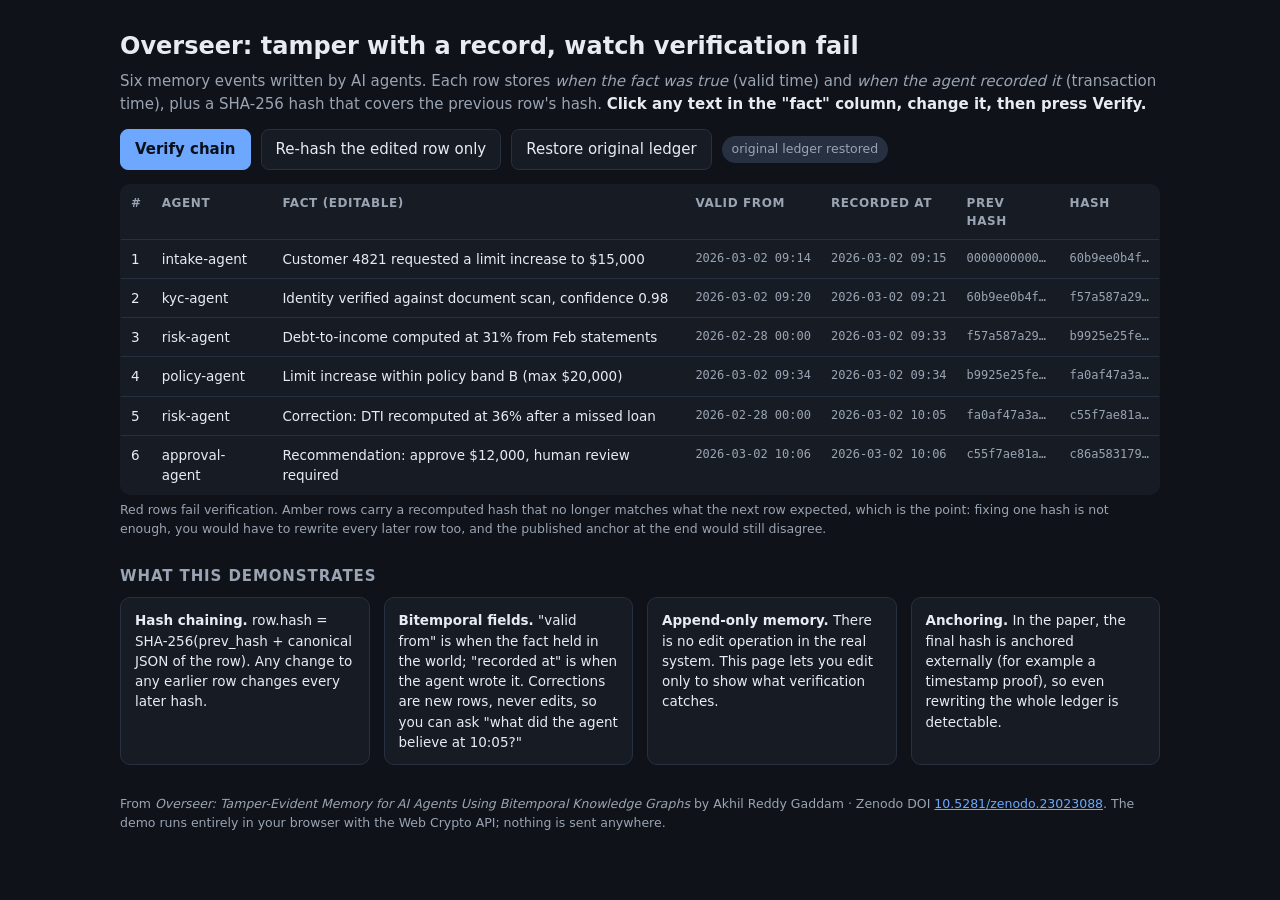
<file: overseer-demo.html>
<!doctype html>
<html lang="en">
<head>
<meta charset="utf-8" />
<meta name="viewport" content="width=device-width, initial-scale=1" />
<title>Overseer tamper demo</title>
<meta name="description" content="Edit a record in a bitemporal, hash-chained agent memory and watch verification fail. Interactive demo for the Overseer paper by Akhil Reddy Gaddam." />
<style>
  :root { --bg:#0f1218; --panel:#161b24; --ink:#e8ecf2; --muted:#9aa4b2; --line:#263040; --ok:#2fbf71; --bad:#ff5c5c; --warn:#f5b543; --accent:#6ea8fe; --mono: ui-monospace, SFMono-Regular, Menlo, Consolas, monospace; }
  * { box-sizing: border-box; }
  body { margin:0; background:var(--bg); color:var(--ink); font: 15px/1.5 ui-sans-serif, system-ui, -apple-system, "Segoe UI", Roboto, sans-serif; }
  .wrap { max-width: 1080px; margin: 0 auto; padding: 28px 20px 60px; }
  h1 { font-size: 24px; margin: 0 0 6px; }
  h2 { font-size: 15px; text-transform: uppercase; letter-spacing: .06em; color: var(--muted); margin: 26px 0 10px; }
  p { color: var(--muted); margin: 6px 0; }
  a { color: var(--accent); }
  .bar { display:flex; gap:10px; flex-wrap:wrap; align-items:center; margin: 14px 0; }
  button { font: inherit; cursor: pointer; border: 1px solid var(--line); background: var(--panel); color: var(--ink); border-radius: 8px; padding: 8px 14px; }
  button.primary { background: var(--accent); color: #08101c; border-color: var(--accent); font-weight: 600; }
  .pill { display:inline-block; padding: 4px 10px; border-radius: 999px; font-size: 12.5px; background: var(--line); color: var(--muted); }
  .pill.ok { background: rgba(47,191,113,.18); color: var(--ok); }
  .pill.bad { background: rgba(255,92,92,.18); color: var(--bad); }
  table { width:100%; border-collapse: collapse; background: var(--panel); border: 1px solid var(--line); border-radius: 10px; overflow: hidden; }
  th, td { text-align: left; padding: 9px 10px; border-bottom: 1px solid var(--line); vertical-align: top; font-size: 13.5px; }
  th { color: var(--muted); font-weight: 600; font-size: 12px; text-transform: uppercase; letter-spacing: .05em; }
  td.mono { font-family: var(--mono); font-size: 12px; color: var(--muted); white-space: nowrap; }
  tr.bad td { background: rgba(255,92,92,.08); }
  tr.bad td.mono.hash { color: var(--bad); }
  tr.stale td { background: rgba(245,181,67,.08); }
  td[contenteditable] { outline: 1px dashed transparent; border-radius: 4px; cursor: text; }
  td[contenteditable]:hover, td[contenteditable]:focus { outline-color: var(--accent); background: rgba(110,168,254,.08); }
  .legend { font-size: 12.5px; color: var(--muted); }
  .how { display:grid; grid-template-columns: repeat(auto-fit, minmax(240px,1fr)); gap: 14px; }
  .how div { background: var(--panel); border: 1px solid var(--line); border-radius: 10px; padding: 12px 14px; font-size: 13.5px; }
  .how b { color: var(--ink); }
  .status { font-weight: 600; }
  footer { margin-top: 30px; font-size: 12.5px; color: var(--muted); }
</style>
</head>
<body>
<div class="wrap">
  <h1>Overseer: tamper with a record, watch verification fail</h1>
  <p>Six memory events written by AI agents. Each row stores <em>when the fact was true</em> (valid time) and <em>when the agent recorded it</em> (transaction time), plus a SHA-256 hash that covers the previous row's hash. <b style="color:var(--ink)">Click any text in the "fact" column, change it, then press Verify.</b></p>

  <div class="bar">
    <button class="primary" id="verify">Verify chain</button>
    <button id="rehash">Re-hash the edited row only</button>
    <button id="restore">Restore original ledger</button>
    <span id="status" class="pill">not verified yet</span>
  </div>

  <table id="ledger">
    <thead><tr><th>#</th><th>agent</th><th>fact (editable)</th><th>valid from</th><th>recorded at</th><th>prev hash</th><th>hash</th></tr></thead>
    <tbody></tbody>
  </table>
  <p class="legend">Red rows fail verification. Amber rows carry a recomputed hash that no longer matches what the next row expected, which is the point: fixing one hash is not enough, you would have to rewrite every later row too, and the published anchor at the end would still disagree.</p>

  <h2>What this demonstrates</h2>
  <div class="how">
    <div><b>Hash chaining.</b> row.hash = SHA-256(prev_hash + canonical JSON of the row). Any change to any earlier row changes every later hash.</div>
    <div><b>Bitemporal fields.</b> "valid from" is when the fact held in the world; "recorded at" is when the agent wrote it. Corrections are new rows, never edits, so you can ask "what did the agent believe at 10:05?"</div>
    <div><b>Append-only memory.</b> There is no edit operation in the real system. This page lets you edit only to show what verification catches.</div>
    <div><b>Anchoring.</b> In the paper, the final hash is anchored externally (for example a timestamp proof), so even rewriting the whole ledger is detectable.</div>
  </div>

  <footer>
    From <em>Overseer: Tamper-Evident Memory for AI Agents Using Bitemporal Knowledge Graphs</em> by Akhil Reddy Gaddam · Zenodo DOI <a href="https://doi.org/10.5281/zenodo.23023088">10.5281/zenodo.23023088</a>. The demo runs entirely in your browser with the Web Crypto API; nothing is sent anywhere.
  </footer>
</div>

<script>
const GENESIS = "0".repeat(64);
const ORIGINAL = [
  { agent: "intake-agent",   fact: "Customer 4821 requested a limit increase to $15,000", valid_from: "2026-03-02 09:14", recorded_at: "2026-03-02 09:15" },
  { agent: "kyc-agent",      fact: "Identity verified against document scan, confidence 0.98", valid_from: "2026-03-02 09:20", recorded_at: "2026-03-02 09:21" },
  { agent: "risk-agent",     fact: "Debt-to-income computed at 31% from Feb statements", valid_from: "2026-02-28 00:00", recorded_at: "2026-03-02 09:33" },
  { agent: "policy-agent",   fact: "Limit increase within policy band B (max $20,000)", valid_from: "2026-03-02 09:34", recorded_at: "2026-03-02 09:34" },
  { agent: "risk-agent",     fact: "Correction: DTI recomputed at 36% after a missed loan", valid_from: "2026-02-28 00:00", recorded_at: "2026-03-02 10:05" },
  { agent: "approval-agent", fact: "Recommendation: approve $12,000, human review required", valid_from: "2026-03-02 10:06", recorded_at: "2026-03-02 10:06" },
];

let rows = [];           // working copy: {seq, agent, fact, valid_from, recorded_at, prev_hash, hash}
const enc = new TextEncoder();

async function sha256(text) {
  const buf = await crypto.subtle.digest("SHA-256", enc.encode(text));
  return [...new Uint8Array(buf)].map(b => b.toString(16).padStart(2, "0")).join("");
}
function canonical(r) {
  // sorted keys, no whitespace: the same rule the Python audit log uses
  const body = { agent: r.agent, fact: r.fact, prev_hash: r.prev_hash, recorded_at: r.recorded_at, seq: r.seq, valid_from: r.valid_from };
  return JSON.stringify(body, Object.keys(body).sort());
}
async function hashRow(r) { return sha256(r.prev_hash + "\n" + canonical(r)); }

async function buildLedger() {
  rows = [];
  let prev = GENESIS;
  for (let i = 0; i < ORIGINAL.length; i++) {
    const r = { seq: i + 1, ...ORIGINAL[i], prev_hash: prev };
    r.hash = await hashRow(r);
    rows.push(r);
    prev = r.hash;
  }
}

function render(status = {}) {
  const tb = document.querySelector("#ledger tbody");
  tb.innerHTML = "";
  for (const r of rows) {
    const tr = document.createElement("tr");
    if (status.bad && status.bad.has(r.seq)) tr.className = "bad";
    else if (status.stale && status.stale.has(r.seq)) tr.className = "stale";
    tr.innerHTML = `
      <td>${r.seq}</td>
      <td>${r.agent}</td>
      <td contenteditable="true" spellcheck="false" data-seq="${r.seq}">${escapeHtml(r.fact)}</td>
      <td class="mono">${r.valid_from}</td>
      <td class="mono">${r.recorded_at}</td>
      <td class="mono">${r.prev_hash.slice(0, 10)}…</td>
      <td class="mono hash" title="${r.hash}">${r.hash.slice(0, 10)}…</td>`;
    tb.appendChild(tr);
  }
  tb.querySelectorAll("td[contenteditable]").forEach(td => {
    td.addEventListener("input", () => {
      const r = rows[Number(td.dataset.seq) - 1];
      r.fact = td.textContent;
      r.edited = true;
      setStatus("edited, not verified", "");
    });
  });
}
function escapeHtml(s) { return s.replace(/[&<>"]/g, c => ({ "&": "&amp;", "<": "&lt;", ">": "&gt;", '"': "&quot;" }[c])); }
function setStatus(text, cls) { const el = document.getElementById("status"); el.textContent = text; el.className = "pill " + cls; }

async function verify() {
  let prev = GENESIS;
  const bad = new Set();
  let firstBad = null;
  for (const r of rows) {
    const expected = await hashRow({ ...r, prev_hash: prev });
    const linkOk = r.prev_hash === prev;
    const hashOk = r.hash === expected;
    if (!linkOk || !hashOk) { bad.add(r.seq); if (firstBad === null) firstBad = r.seq; }
    prev = r.hash;
  }
  render({ bad });
  if (firstBad === null) setStatus(`intact · ${rows.length} records`, "ok");
  else setStatus(`BROKEN at record ${firstBad} (${bad.size} record${bad.size > 1 ? "s" : ""} fail)`, "bad");
}

async function rehashEdited() {
  const edited = rows.filter(r => r.edited);
  if (!edited.length) { setStatus("edit a fact first", ""); return; }
  for (const r of edited) r.hash = await hashRow(r);
  const stale = new Set(edited.map(r => r.seq));
  render({ stale });
  setStatus("edited row re-hashed; now press Verify and watch the next row fail", "");
}

async function restore() {
  await buildLedger();
  render();
  setStatus("original ledger restored", "");
}

document.getElementById("verify").addEventListener("click", verify);
document.getElementById("rehash").addEventListener("click", rehashEdited);
document.getElementById("restore").addEventListener("click", restore);
restore();
</script>
</body>
</html>
</file>
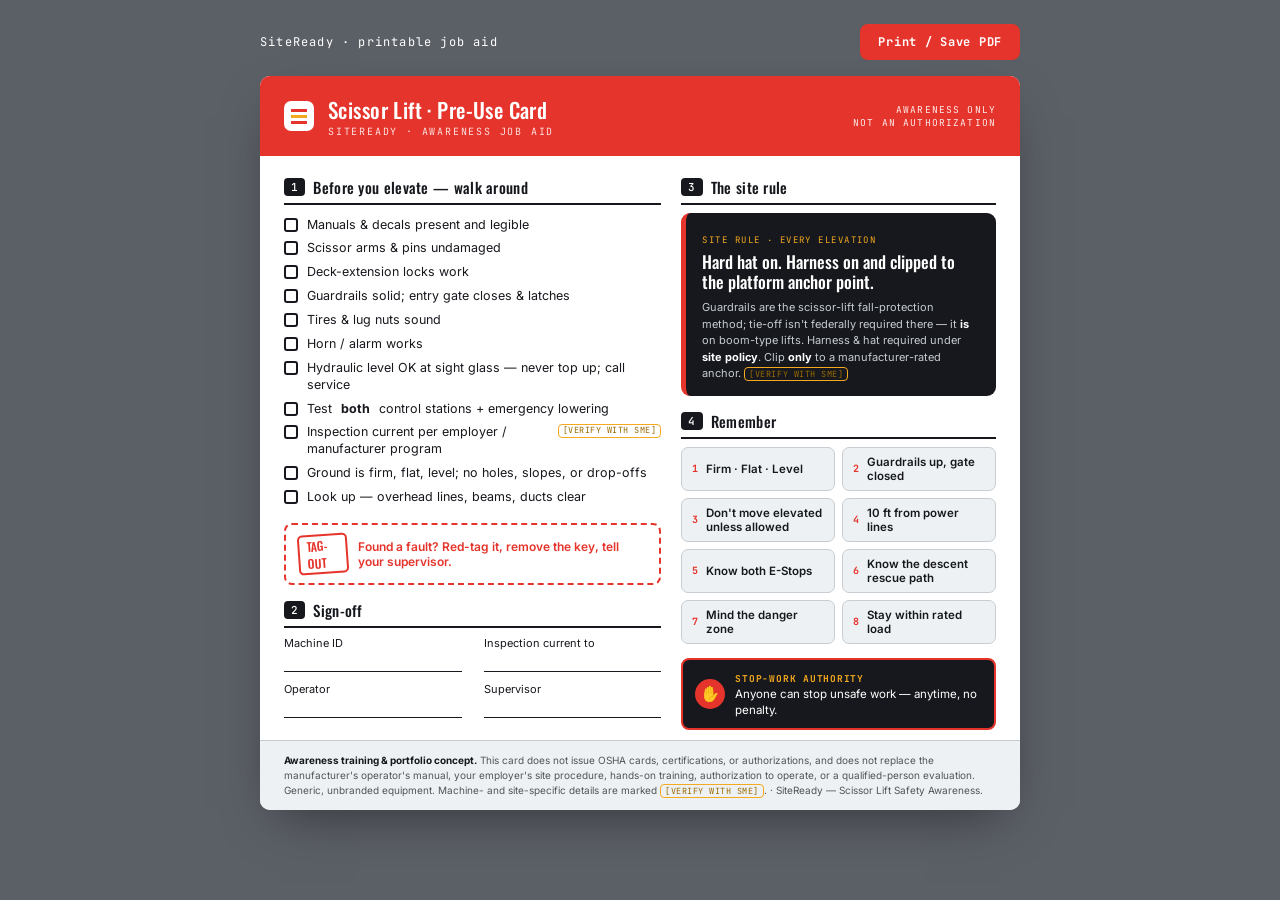
<file: SiteReady-ScissorLift-PreUseCard.html>
<!DOCTYPE html>
<html lang="en">
<head>
<meta charset="UTF-8" />
<meta name="viewport" content="width=device-width, initial-scale=1.0" />
<title>SiteReady — Scissor Lift Pre-Use Card</title>
<link rel="icon" href="data:image/svg+xml,%3Csvg xmlns='http://www.w3.org/2000/svg' viewBox='0 0 32 32'%3E%3Crect width='32' height='32' rx='7' fill='%23E5342B'/%3E%3Crect x='8' y='9' width='16' height='3.4' rx='1.7' fill='%23fff'/%3E%3Crect x='8' y='14.3' width='16' height='3.4' rx='1.7' fill='%23F4A91F'/%3E%3Crect x='8' y='19.6' width='16' height='3.4' rx='1.7' fill='%23fff'/%3E%3C/svg%3E" />
<link href="https://fonts.googleapis.com/css2?family=Oswald:wght@300;500&family=Inter:wght@400;500;600;700&family=JetBrains+Mono:wght@400;500;700&display=swap" rel="stylesheet" />
<style>
:root{--red:#E5342B;--ink:#16181D;--paper:#FFFFFF;--steel:#C7CDD2;--amber:#F4A91F;--green:#2FA866;
  --steel-2:#EEF1F3;--ink-70:rgba(22,24,29,.72);
  --fd:'Oswald',sans-serif;--fb:'Inter',system-ui,sans-serif;--fm:'JetBrains Mono',monospace;}
*{box-sizing:border-box;}
body{margin:0;background:#5b5f66;font-family:var(--fb);color:var(--ink);padding:24px;}
.mono{font-family:var(--fm);text-transform:uppercase;letter-spacing:.12em;}
.toolbar{max-width:760px;margin:0 auto 16px;display:flex;gap:10px;align-items:center;}
.toolbar .t{color:#fff;font-family:var(--fm);font-size:12px;letter-spacing:.1em;}
.btn{margin-left:auto;background:var(--red);color:#fff;border:none;border-radius:8px;padding:10px 18px;
  font-family:var(--fm);font-size:12px;letter-spacing:.06em;cursor:pointer;font-weight:700;}
.card{max-width:760px;margin:0 auto;background:#fff;border-radius:10px;overflow:hidden;
  box-shadow:0 20px 50px -20px rgba(0,0,0,.5);}
.head{background:var(--red);color:#fff;padding:18px 24px;display:flex;align-items:center;gap:14px;}
.mark{width:30px;height:30px;border-radius:7px;background:#fff;position:relative;flex:0 0 30px;}
.mark::after{content:"";position:absolute;left:7px;right:7px;top:8px;height:3px;background:var(--red);
  box-shadow:0 6px 0 var(--amber),0 12px 0 var(--red);}
.head h1{font-family:var(--fd);font-weight:500;font-size:21px;margin:0;letter-spacing:.02em;}
.head .sub{font-family:var(--fm);font-size:10px;letter-spacing:.18em;color:rgba(255,255,255,.85);}
.head .right{margin-left:auto;text-align:right;font-family:var(--fm);font-size:9.5px;letter-spacing:.12em;color:rgba(255,255,255,.9);}
.body{padding:20px 24px 8px;}
.row{display:grid;grid-template-columns:1.2fr 1fr;gap:20px;}
@media(max-width:640px){.row{grid-template-columns:1fr;}}
h2.sec{font-family:var(--fd);font-weight:500;font-size:15px;letter-spacing:.02em;margin:0 0 8px;
  padding-bottom:5px;border-bottom:2px solid var(--ink);display:flex;align-items:center;gap:8px;}
h2.sec .n{background:var(--ink);color:#fff;font-family:var(--fm);font-size:11px;border-radius:4px;padding:2px 7px;}
ul.check{list-style:none;margin:0 0 14px;padding:0;}
ul.check li{display:flex;gap:9px;align-items:flex-start;font-size:12.5px;padding:3.5px 0;line-height:1.35;}
ul.check .box{width:14px;height:14px;flex:0 0 14px;border:2px solid var(--ink);border-radius:3px;margin-top:1px;}
.verify{font-family:var(--fm);font-size:8.5px;letter-spacing:.06em;color:#9a6a00;border:1px solid var(--amber);
  border-radius:4px;padding:0 4px;white-space:nowrap;}
.siterule{background:var(--ink);color:#fff;border-radius:9px;padding:14px 16px;border-left:5px solid var(--red);margin-bottom:14px;}
.siterule .tag{font-family:var(--fm);font-size:9px;letter-spacing:.16em;color:var(--amber);}
.siterule .rule{font-family:var(--fd);font-weight:500;font-size:17px;margin:5px 0 8px;line-height:1.15;}
.siterule .note{font-size:11px;color:var(--steel);line-height:1.5;}
.siterule .note strong{color:#fff;}
.remember{display:grid;grid-template-columns:1fr 1fr;gap:7px;margin-bottom:14px;}
.remember .chip{display:flex;gap:8px;align-items:center;background:var(--steel-2);border:1px solid var(--steel);
  border-radius:7px;padding:7px 10px;font-size:11.5px;font-weight:600;}
.remember .chip b{color:var(--red);font-family:var(--fm);font-size:10px;}
.tagout{display:flex;gap:10px;align-items:center;border:2px dashed var(--red);color:var(--red);
  border-radius:8px;padding:9px 12px;font-size:12px;font-weight:600;margin-bottom:14px;}
.tagout .stamp{font-family:var(--fd);font-weight:500;border:2px solid var(--red);border-radius:5px;padding:1px 7px;transform:rotate(-4deg);}
.fillin{display:grid;grid-template-columns:1fr 1fr;gap:10px 22px;margin:4px 0 14px;}
.fillin div{font-size:11px;}
.fillin .line{border-bottom:1.5px solid var(--ink);height:20px;margin-top:2px;}
.foot{background:var(--steel-2);border-top:1px solid var(--steel);padding:12px 24px;font-size:10px;color:var(--ink-70);line-height:1.5;}
.foot strong{color:var(--ink);}
@media print{
  body{background:#fff;padding:0;}
  .toolbar{display:none;}
  .card{box-shadow:none;max-width:100%;border-radius:0;}
  @page{margin:12mm;}
}
</style>
</head>
<body>
<div class="toolbar">
  <span class="t">SiteReady · printable job aid</span>
  <button class="btn" onclick="window.print()">Print / Save PDF</button>
</div>

<div class="card">
  <div class="head">
    <span class="mark" aria-hidden="true"></span>
    <div>
      <h1>Scissor Lift · Pre-Use Card</h1>
      <div class="sub">SITEREADY · AWARENESS JOB AID</div>
    </div>
    <div class="right">AWARENESS ONLY<br/>NOT AN AUTHORIZATION</div>
  </div>

  <div class="body">
    <div class="row">
      <div>
        <h2 class="sec"><span class="n">1</span> Before you elevate — walk around</h2>
        <ul class="check">
          <li><span class="box"></span> Manuals &amp; decals present and legible</li>
          <li><span class="box"></span> Scissor arms &amp; pins undamaged</li>
          <li><span class="box"></span> Deck-extension locks work</li>
          <li><span class="box"></span> Guardrails solid; entry gate closes &amp; latches</li>
          <li><span class="box"></span> Tires &amp; lug nuts sound</li>
          <li><span class="box"></span> Horn / alarm works</li>
          <li><span class="box"></span> Hydraulic level OK at sight glass — never top up; call service</li>
          <li><span class="box"></span> Test <b>both</b> control stations + emergency lowering</li>
          <li><span class="box"></span> Inspection current per employer / manufacturer program <span class="verify">[VERIFY WITH SME]</span></li>
          <li><span class="box"></span> Ground is firm, flat, level; no holes, slopes, or drop-offs</li>
          <li><span class="box"></span> Look up — overhead lines, beams, ducts clear</li>
        </ul>

        <div class="tagout"><span class="stamp">TAG-OUT</span> Found a fault? Red-tag it, remove the key, tell your supervisor.</div>

        <h2 class="sec"><span class="n">2</span> Sign-off</h2>
        <div class="fillin">
          <div>Machine ID<div class="line"></div></div>
          <div>Inspection current to<div class="line"></div></div>
          <div>Operator<div class="line"></div></div>
          <div>Supervisor<div class="line"></div></div>
        </div>
      </div>

      <div>
        <h2 class="sec"><span class="n">3</span> The site rule</h2>
        <div class="siterule">
          <span class="tag">SITE RULE · EVERY ELEVATION</span>
          <div class="rule">Hard hat on. Harness on and clipped to the platform anchor point.</div>
          <div class="note">Guardrails are the scissor-lift fall-protection method; tie-off isn't federally required there — it <strong>is</strong> on boom-type lifts. Harness &amp; hat required under <strong>site policy</strong>. Clip <strong>only</strong> to a manufacturer-rated anchor. <span class="verify">[VERIFY WITH SME]</span></div>
        </div>

        <h2 class="sec"><span class="n">4</span> Remember</h2>
        <div class="remember">
          <span class="chip"><b>1</b> Firm · Flat · Level</span>
          <span class="chip"><b>2</b> Guardrails up, gate closed</span>
          <span class="chip"><b>3</b> Don't move elevated unless allowed</span>
          <span class="chip"><b>4</b> 10 ft from power lines</span>
          <span class="chip"><b>5</b> Know both E-Stops</span>
          <span class="chip"><b>6</b> Know the descent rescue path</span>
          <span class="chip"><b>7</b> Mind the danger zone</span>
          <span class="chip"><b>8</b> Stay within rated load</span>
        </div>
        <div style="display:flex;gap:10px;align-items:center;background:var(--ink);border:2px solid var(--red);border-radius:8px;padding:10px 12px;">
          <span style="flex:0 0 30px;width:30px;height:30px;background:var(--red);color:#fff;display:flex;align-items:center;justify-content:center;border-radius:50%;font-size:15px;">✋</span>
          <div style="font-size:11.5px;color:#fff;line-height:1.4;"><b style="color:var(--amber);font-family:var(--fm);font-size:9.5px;letter-spacing:.08em;">STOP-WORK AUTHORITY</b><br/>Anyone can stop unsafe work — anytime, no penalty.</div>
        </div>
      </div>
    </div>
  </div>

  <div class="foot">
    <strong>Awareness training &amp; portfolio concept.</strong> This card does not issue OSHA cards, certifications, or authorizations, and does not replace the manufacturer's operator's manual, your employer's site procedure, hands-on training, authorization to operate, or a qualified-person evaluation. Generic, unbranded equipment. Machine- and site-specific details are marked <span class="verify">[VERIFY WITH SME]</span>. · SiteReady — Scissor Lift Safety Awareness.
  </div>
</div>
</body>
</html>
</file>
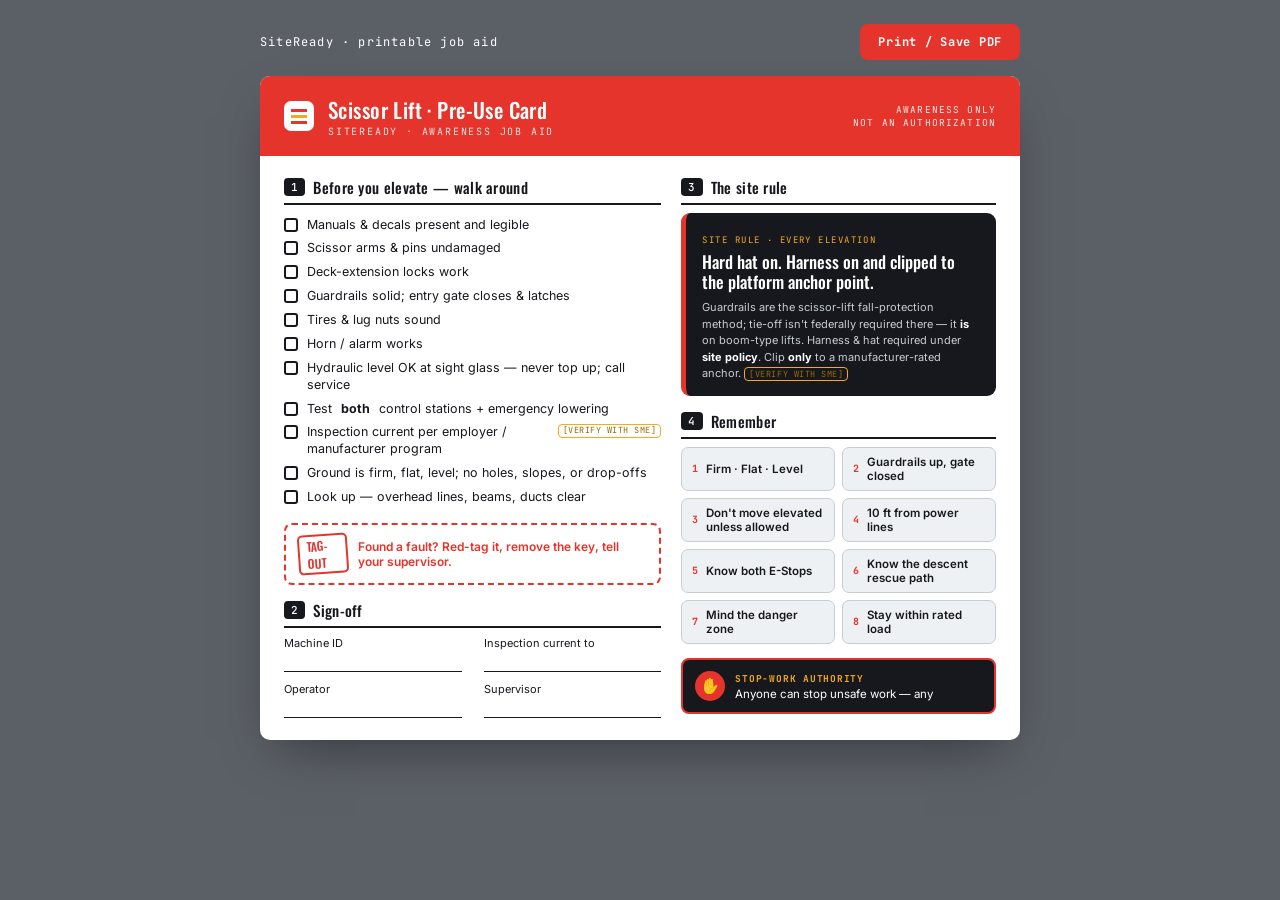
<file: deploy/SiteReady-ScissorLift-PreUseCard.html>
<!DOCTYPE html>
<html lang="en">
<head>
<meta charset="UTF-8" />
<meta name="viewport" content="width=device-width, initial-scale=1.0" />
<title>SiteReady — Scissor Lift Pre-Use Card</title>
<link rel="icon" href="data:image/svg+xml,%3Csvg xmlns='http://www.w3.org/2000/svg' viewBox='0 0 32 32'%3E%3Crect width='32' height='32' rx='7' fill='%23E5342B'/%3E%3Crect x='8' y='9' width='16' height='3.4' rx='1.7' fill='%23fff'/%3E%3Crect x='8' y='14.3' width='16' height='3.4' rx='1.7' fill='%23F4A91F'/%3E%3Crect x='8' y='19.6' width='16' height='3.4' rx='1.7' fill='%23fff'/%3E%3C/svg%3E" />
<link href="https://fonts.googleapis.com/css2?family=Oswald:wght@300;500&family=Inter:wght@400;500;600;700&family=JetBrains+Mono:wght@400;500;700&display=swap" rel="stylesheet" />
<style>
:root{--red:#E5342B;--ink:#16181D;--paper:#FFFFFF;--steel:#C7CDD2;--amber:#F4A91F;--green:#2FA866;
  --steel-2:#EEF1F3;--ink-70:rgba(22,24,29,.72);
  --fd:'Oswald',sans-serif;--fb:'Inter',system-ui,sans-serif;--fm:'JetBrains Mono',monospace;}
*{box-sizing:border-box;}
body{margin:0;background:#5b5f66;font-family:var(--fb);color:var(--ink);padding:24px;}
.mono{font-family:var(--fm);text-transform:uppercase;letter-spacing:.12em;}
.toolbar{max-width:760px;margin:0 auto 16px;display:flex;gap:10px;align-items:center;}
.toolbar .t{color:#fff;font-family:var(--fm);font-size:12px;letter-spacing:.1em;}
.btn{margin-left:auto;background:var(--red);color:#fff;border:none;border-radius:8px;padding:10px 18px;
  font-family:var(--fm);font-size:12px;letter-spacing:.06em;cursor:pointer;font-weight:700;}
.card{max-width:760px;margin:0 auto;background:#fff;border-radius:10px;overflow:hidden;
  box-shadow:0 20px 50px -20px rgba(0,0,0,.5);}
.head{background:var(--red);color:#fff;padding:18px 24px;display:flex;align-items:center;gap:14px;}
.mark{width:30px;height:30px;border-radius:7px;background:#fff;position:relative;flex:0 0 30px;}
.mark::after{content:"";position:absolute;left:7px;right:7px;top:8px;height:3px;background:var(--red);
  box-shadow:0 6px 0 var(--amber),0 12px 0 var(--red);}
.head h1{font-family:var(--fd);font-weight:500;font-size:21px;margin:0;letter-spacing:.02em;}
.head .sub{font-family:var(--fm);font-size:10px;letter-spacing:.18em;color:rgba(255,255,255,.85);}
.head .right{margin-left:auto;text-align:right;font-family:var(--fm);font-size:9.5px;letter-spacing:.12em;color:rgba(255,255,255,.9);}
.body{padding:20px 24px 8px;}
.row{display:grid;grid-template-columns:1.2fr 1fr;gap:20px;}
@media(max-width:640px){.row{grid-template-columns:1fr;}}
h2.sec{font-family:var(--fd);font-weight:500;font-size:15px;letter-spacing:.02em;margin:0 0 8px;
  padding-bottom:5px;border-bottom:2px solid var(--ink);display:flex;align-items:center;gap:8px;}
h2.sec .n{background:var(--ink);color:#fff;font-family:var(--fm);font-size:11px;border-radius:4px;padding:2px 7px;}
ul.check{list-style:none;margin:0 0 14px;padding:0;}
ul.check li{display:flex;gap:9px;align-items:flex-start;font-size:12.5px;padding:3.5px 0;line-height:1.35;}
ul.check .box{width:14px;height:14px;flex:0 0 14px;border:2px solid var(--ink);border-radius:3px;margin-top:1px;}
.verify{font-family:var(--fm);font-size:8.5px;letter-spacing:.06em;color:#9a6a00;border:1px solid var(--amber);
  border-radius:4px;padding:0 4px;white-space:nowrap;}
.siterule{background:var(--ink);color:#fff;border-radius:9px;padding:14px 16px;border-left:5px solid var(--red);margin-bottom:14px;}
.siterule .tag{font-family:var(--fm);font-size:9px;letter-spacing:.16em;color:var(--amber);}
.siterule .rule{font-family:var(--fd);font-weight:500;font-size:17px;margin:5px 0 8px;line-height:1.15;}
.siterule .note{font-size:11px;color:var(--steel);line-height:1.5;}
.siterule .note strong{color:#fff;}
.remember{display:grid;grid-template-columns:1fr 1fr;gap:7px;margin-bottom:14px;}
.remember .chip{display:flex;gap:8px;align-items:center;background:var(--steel-2);border:1px solid var(--steel);
  border-radius:7px;padding:7px 10px;font-size:11.5px;font-weight:600;}
.remember .chip b{color:var(--red);font-family:var(--fm);font-size:10px;}
.tagout{display:flex;gap:10px;align-items:center;border:2px dashed var(--red);color:var(--red);
  border-radius:8px;padding:9px 12px;font-size:12px;font-weight:600;margin-bottom:14px;}
.tagout .stamp{font-family:var(--fd);font-weight:500;border:2px solid var(--red);border-radius:5px;padding:1px 7px;transform:rotate(-4deg);}
.fillin{display:grid;grid-template-columns:1fr 1fr;gap:10px 22px;margin:4px 0 14px;}
.fillin div{font-size:11px;}
.fillin .line{border-bottom:1.5px solid var(--ink);height:20px;margin-top:2px;}
.foot{background:var(--steel-2);border-top:1px solid var(--steel);padding:12px 24px;font-size:10px;color:var(--ink-70);line-height:1.5;}
.foot strong{color:var(--ink);}
@media print{
  body{background:#fff;padding:0;}
  .toolbar{display:none;}
  .card{box-shadow:none;max-width:100%;border-radius:0;}
  @page{margin:12mm;}
}
</style>
</head>
<body>
<div class="toolbar">
  <span class="t">SiteReady · printable job aid</span>
  <button class="btn" onclick="window.print()">Print / Save PDF</button>
</div>

<div class="card">
  <div class="head">
    <span class="mark" aria-hidden="true"></span>
    <div>
      <h1>Scissor Lift · Pre-Use Card</h1>
      <div class="sub">SITEREADY · AWARENESS JOB AID</div>
    </div>
    <div class="right">AWARENESS ONLY<br/>NOT AN AUTHORIZATION</div>
  </div>

  <div class="body">
    <div class="row">
      <div>
        <h2 class="sec"><span class="n">1</span> Before you elevate — walk around</h2>
        <ul class="check">
          <li><span class="box"></span> Manuals &amp; decals present and legible</li>
          <li><span class="box"></span> Scissor arms &amp; pins undamaged</li>
          <li><span class="box"></span> Deck-extension locks work</li>
          <li><span class="box"></span> Guardrails solid; entry gate closes &amp; latches</li>
          <li><span class="box"></span> Tires &amp; lug nuts sound</li>
          <li><span class="box"></span> Horn / alarm works</li>
          <li><span class="box"></span> Hydraulic level OK at sight glass — never top up; call service</li>
          <li><span class="box"></span> Test <b>both</b> control stations + emergency lowering</li>
          <li><span class="box"></span> Inspection current per employer / manufacturer program <span class="verify">[VERIFY WITH SME]</span></li>
          <li><span class="box"></span> Ground is firm, flat, level; no holes, slopes, or drop-offs</li>
          <li><span class="box"></span> Look up — overhead lines, beams, ducts clear</li>
        </ul>

        <div class="tagout"><span class="stamp">TAG-OUT</span> Found a fault? Red-tag it, remove the key, tell your supervisor.</div>

        <h2 class="sec"><span class="n">2</span> Sign-off</h2>
        <div class="fillin">
          <div>Machine ID<div class="line"></div></div>
          <div>Inspection current to<div class="line"></div></div>
          <div>Operator<div class="line"></div></div>
          <div>Supervisor<div class="line"></div></div>
        </div>
      </div>

      <div>
        <h2 class="sec"><span class="n">3</span> The site rule</h2>
        <div class="siterule">
          <span class="tag">SITE RULE · EVERY ELEVATION</span>
          <div class="rule">Hard hat on. Harness on and clipped to the platform anchor point.</div>
          <div class="note">Guardrails are the scissor-lift fall-protection method; tie-off isn't federally required there — it <strong>is</strong> on boom-type lifts. Harness &amp; hat required under <strong>site policy</strong>. Clip <strong>only</strong> to a manufacturer-rated anchor. <span class="verify">[VERIFY WITH SME]</span></div>
        </div>

        <h2 class="sec"><span class="n">4</span> Remember</h2>
        <div class="remember">
          <span class="chip"><b>1</b> Firm · Flat · Level</span>
          <span class="chip"><b>2</b> Guardrails up, gate closed</span>
          <span class="chip"><b>3</b> Don't move elevated unless allowed</span>
          <span class="chip"><b>4</b> 10 ft from power lines</span>
          <span class="chip"><b>5</b> Know both E-Stops</span>
          <span class="chip"><b>6</b> Know the descent rescue path</span>
          <span class="chip"><b>7</b> Mind the danger zone</span>
          <span class="chip"><b>8</b> Stay within rated load</span>
        </div>
        <div style="display:flex;gap:10px;align-items:center;background:var(--ink);border:2px solid var(--red);border-radius:8px;padding:10px 12px;">
          <span style="flex:0 0 30px;width:30px;height:30px;background:var(--red);color:#fff;display:flex;align-items:center;justify-content:center;border-radius:50%;font-size:15px;">✋</span>
          <div style="font-size:11.5px;color:#fff;line-height:1.4;"><b style="color:var(--amber);font-family:var(--fm);font-size:9.5px;letter-spacing:.08em;">STOP-WORK AUTHORITY</b><br/>Anyone can stop unsafe work — any
</file>
